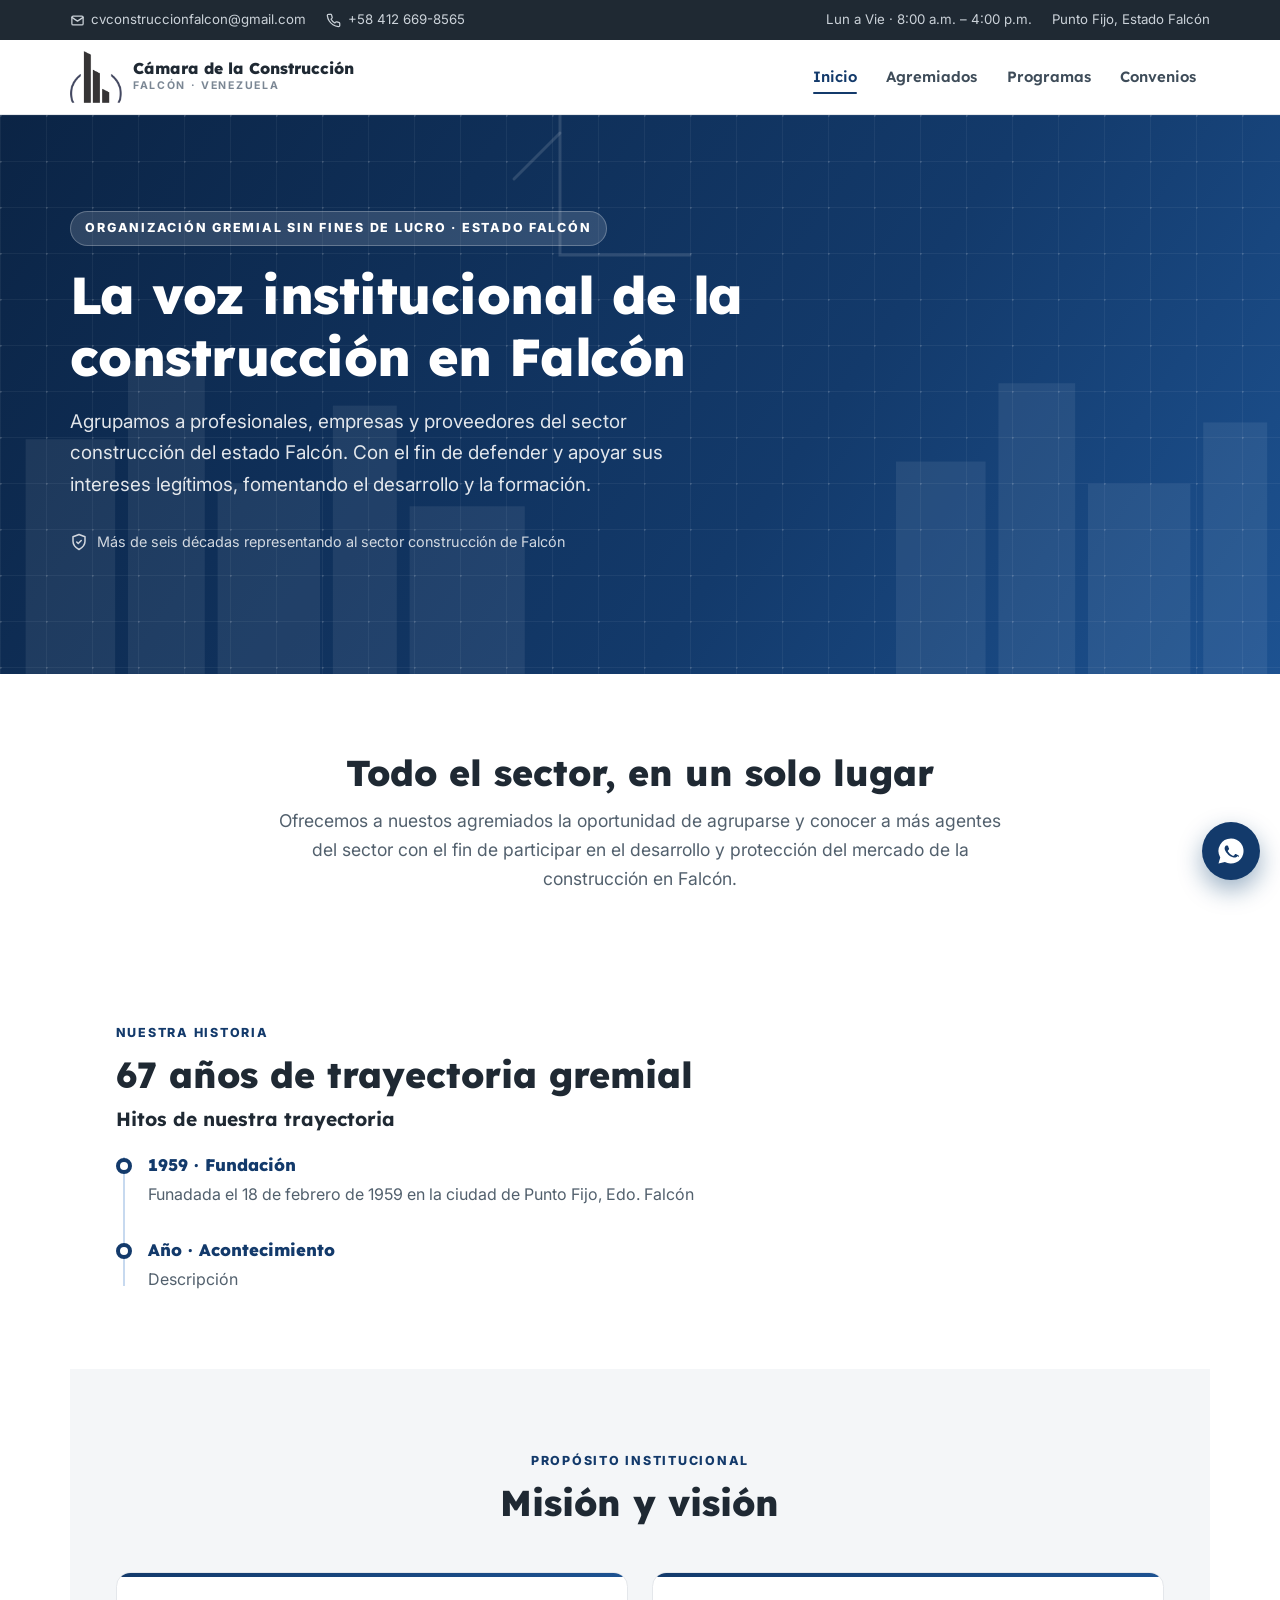
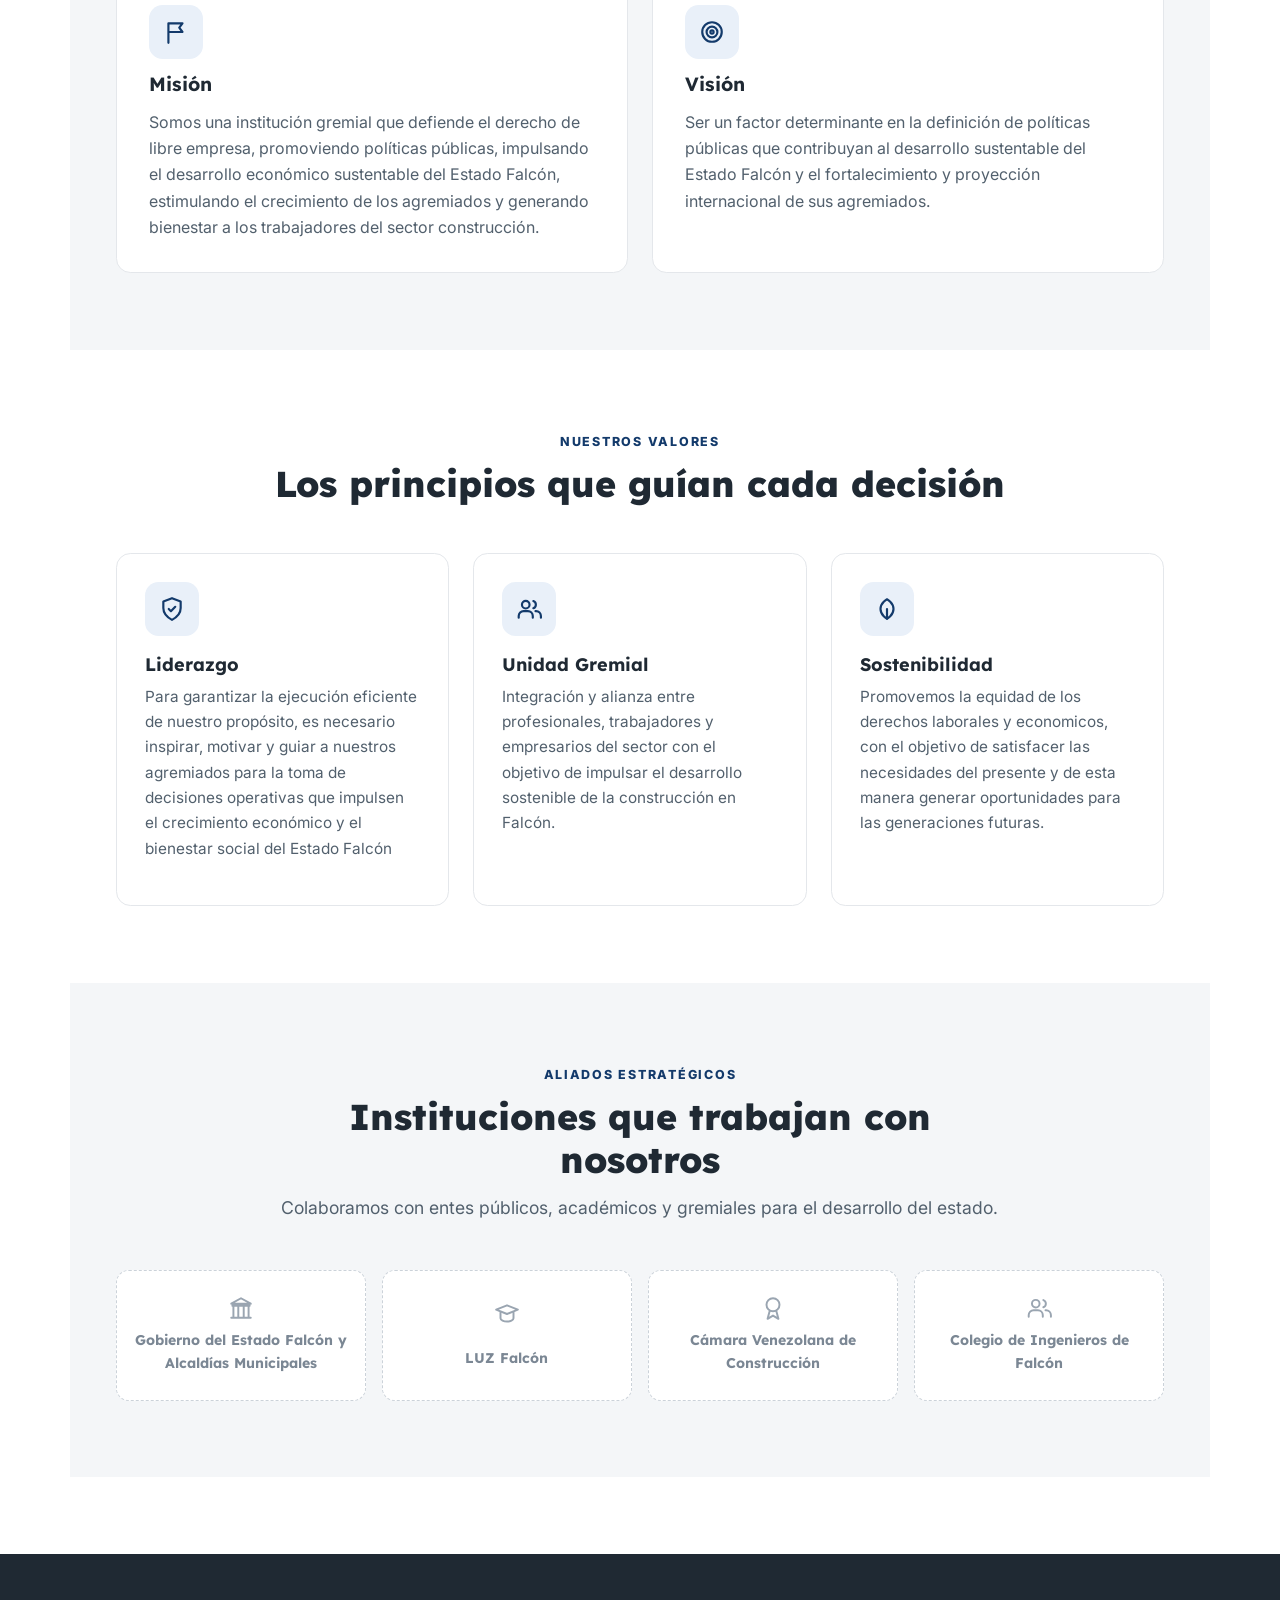
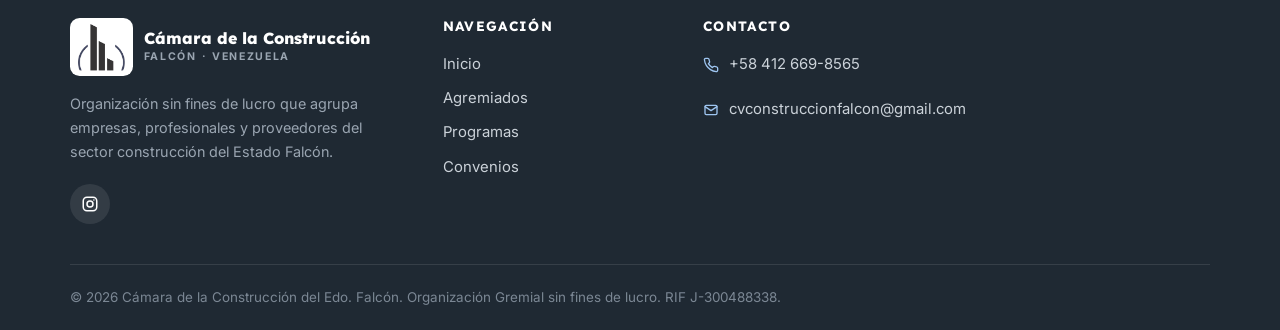
<file: Cámara de Construcción del Estado Falcón/index.html>
<!DOCTYPE html>
<html lang="es">
<head>
  <meta charset="UTF-8">
  <meta name="viewport" content="width=device-width, initial-scale=1.0">
  <title>Cámara de la Construcción del Edo. Falcón</title>
  <meta name="description" content="Cámara de la Construcción del Edo. Falcón, Organización sin fines de lucro que agrupa empresas, profesionales y proveedores del sector construcción del Estado Falcón.">
  <meta name="keywords" content="Cámara de Construcción Falcón, construcción Falcón, asociación civil, gremio construction, Punto Fijo, capital humano, obra pública, obra privada">
  <meta name="author" content="Cámara de la Construcción del Edo. Falcón">
  <meta name="robots" content="index, follow">
  <link rel="canonical" href="https://camaraconstruccionfalcon.org.ve/">

  <!-- Open Graph / Redes sociales -->
  <meta property="og:type" content="website">
  <meta property="og:locale" content="es_VE">
  <meta property="og:site_name" content="Cámara de la Construcción del Edo. Falcón">
  <meta property="og:title" content="Cámara de la Construcción del Edo. Falcón | Sitio web">
  <meta property="og:description" content="La voz institucional de la construcción en el estado Falcón.">
  <meta property="og:url" content="https://camaraconstruccionfalcon.org.ve/">
  <meta name="twitter:card" content="summary">

  <meta name="theme-color" content="#133a6b">
  <link rel="icon" type="image/png" href="images/logo-edificios.png">

  <link rel="preconnect" href="https://fonts.googleapis.com">
  <link rel="preconnect" href="https://fonts.gstatic.com" crossorigin>
  <link href="https://fonts.googleapis.com/css2?family=Lexend:wght@500;600;700;800&family=Inter:wght@400;500;600;700&display=swap" rel="stylesheet">

  <link rel="stylesheet" href="index.css">

  <!-- Datos estructurados (SEO) -->
  <script type="application/ld+json">
  {
    "@context": "https://schema.org",
    "@type": "NGO",
    "name": "Cámara de la Construcción del Edo. Falcón",
    "alternateName": "CCF",
    "url": "https://camaraconstruccionfalcon.org.ve/",
    "description": "Organización gremial sin fines de lucro que agrupa a las empresas, profesionales y proveedores del sector construcción en el estado Falcón, Venezuela.",
    "areaServed": "Estado Falcón, Venezuela",
    "address": {
      "@type": "PostalAddress",
      "addressLocality": "Punto fijo",
      "addressRegion": "Falcón",
      "addressCountry": "VE"
    },
    "contactPoint": {
      "@type": "ContactPoint",
      "telephone": "+58-412-669-8565",
      "contactType": "customer service",
      "availableLanguage": ["Spanish"]
    }
  }
  </script>
</head>
<body>
  <a class="skip-link" href="#contenido">Saltar al contenido principal</a>

  <!-- Barra superior institucional -->
  <div class="topbar">
    <div class="container topbar__inner">
      <div class="topbar__grupo">
        <a href="correo:cvconstruccionfalcon@gmail.com">
          <svg aria-hidden="true" viewBox="0 0 24 24" fill="none" stroke="currentColor" stroke-width="2" stroke-linecap="round" stroke-linejoin="round"><rect x="3" y="5" width="18" height="14" rx="2"/><path d="M3 7l9 6 9-6"/></svg>
          cvconstruccionfalcon@gmail.com
        </a>
        <a href="tel:+584126698565">
          <svg aria-hidden="true" viewBox="0 0 24 24" fill="none" stroke="currentColor" stroke-width="2" stroke-linecap="round" stroke-linejoin="round"><path d="M22 16.92v3a2 2 0 0 1-2.18 2 19.79 19.79 0 0 1-8.63-3.07 19.5 19.5 0 0 1-6-6A19.79 19.79 0 0 1 2.12 4.18 2 2 0 0 1 4.11 2h3a2 2 0 0 1 2 1.72c.13.96.36 1.9.7 2.81a2 2 0 0 1-.45 2.11L8.09 9.91a16 16 0 0 0 6 6l1.27-1.27a2 2 0 0 1 2.11-.45c.91.34 1.85.57 2.81.7A2 2 0 0 1 22 16.92z"/></svg>
          +58 412 669-8565
        </a>
      </div>
      <div class="topbar__grupo">
        <span>Lun a Vie · 8:00 a.m. – 4:00 p.m.</span>
        <span>Punto Fijo, Estado Falcón</span>
      </div>
    </div>
  </div>

  <!-- Encabezado principal -->
  <header class="site-header">
    <div class="container header-inner">
      <a class="brand" href="index.html" aria-label="Cámara de Construcción Falcón — Ir al inicio">
        <img class="brand__mark" src="images/logo-edificios.png" alt="" width="52" height="52">
        <span>
          <span class="brand__nombre">Cámara de la Construcción</span>
          <span class="brand__lema">Falcón · Venezuela</span>
        </span>
      </a>

      <button class="nav-toggle" aria-expanded="false" aria-controls="nav-principal" aria-label="Abrir menú de navegación">
        <span></span><span></span><span></span>
      </button>

      <nav class="main-nav" id="nav-principal" aria-label="Navegación principal">
        <ul>
          <li><a href="index.html" aria-current="page">Inicio</a></li>
          <li><a href="agremiados.html">Agremiados</a></li>
          <li><a href="programas.html">Programas</a></li>
          <li><a href="convenios.html">Convenios</a></li>
        </ul>
      </nav>
    </div>
  </header>

  <main id="contenido">

    <!-- ===== Hero ===== -->
    <section class="hero">
      <svg class="hero__bg" aria-hidden="true" preserveAspectRatio="xMidYMax slice">
        <defs>
          <pattern id="plano" width="46" height="46" patternUnits="userSpaceOnUse">
            <path d="M46 0H0v46" fill="none" stroke="rgba(255,255,255,0.10)" stroke-width="1"/>
            <circle cx="0" cy="0" r="2" fill="rgba(255,255,255,0.14)"/>
          </pattern>
        </defs>
        <rect width="100%" height="100%" fill="url(#plano)"/>
        <!-- Skyline estilizado -->
        <g fill="rgba(255,255,255,0.07)">
          <rect x="2%" y="58%" width="7%" height="42%"/>
          <rect x="10%" y="44%" width="6%" height="56%"/>
          <rect x="17%" y="66%" width="8%" height="34%"/>
          <rect x="26%" y="52%" width="5%" height="48%"/>
          <rect x="32%" y="70%" width="9%" height="30%"/>
          <rect x="70%" y="62%" width="7%" height="38%"/>
          <rect x="78%" y="48%" width="6%" height="52%"/>
          <rect x="85%" y="66%" width="8%" height="34%"/>
          <rect x="94%" y="55%" width="5%" height="45%"/>
        </g>
        <g stroke="rgba(255,255,255,0.13)" stroke-width="3" fill="none" stroke-linecap="round">
          <path d="M560 -10 v150 h130"/>
          <path d="M560 18 l-46 46"/>
        </g>
      </svg>

      <div class="container">
        <div class="hero__contenido">
          <span class="eyebrow">Organización Gremial sin fines de lucro · Estado Falcón</span>
          <h1>La voz institucional de la construcción en Falcón</h1>
          <p class="hero__texto">
            Agrupamos a profesionales, empresas y proveedores del sector
            construcción del estado Falcón. Con el fin de defender y apoyar sus intereses legítimos,
            fomentando el desarrollo y la formación.
          </p>
          <p class="hero__confianza">
            <svg aria-hidden="true" viewBox="0 0 24 24" fill="none" stroke="currentColor" stroke-width="2" stroke-linecap="round" stroke-linejoin="round"><path d="M12 2l8 3v6c0 5-3.5 8.5-8 11-4.5-2.5-8-6-8-11V5l8-3z"/><path d="M9 12l2 2 4-4"/></svg>
            Más de seis décadas representando al sector construcción de Falcón
          </p>
        </div>
      </div>
    </section>


    <!-- ===== Servicios rápidos ===== -->
    <section class="section">
      <div class="container">
        <div class="section-header center">
          <h2>Todo el sector, en un solo lugar</h2>
          <p class="lead">
            Ofrecemos a nuestos agremiados la oportunidad de agruparse y conocer a más agentes del sector con el fin de
            participar en el desarrollo y protección del mercado de la construcción en Falcón.
          </p>
        </div>

 <!-- ===== Historia ===== -->
    <section class="section">
      <div class="container">
        <div class="grid grid--2" style="align-items:start">
          <div class="reveal">
            <span class="eyebrow">Nuestra historia</span>
            <h2>67 años de trayectoria gremial</h2>

          <div class="reveal">
            <h3 style="margin-bottom:1.25rem">Hitos de nuestra trayectoria</h3>
            <ol class="tiempo">
              <li>
                <span class="tiempo__anio">1959 · Fundación</span>
                <p>Funadada el 18 de febrero de 1959 en la ciudad de Punto Fijo, Edo. Falcón</p>
              </li>
              <li>
                <span class="tiempo__anio">Año · Acontecimiento</span>
                <p>Descripción</p>
              </li>
            </ol>
          </div>
        </div>
      </div>
    </section>

    <!-- ===== Misión y visión ===== -->
    <section class="section section--gris">
      <div class="container">
        <div class="section-header center">
          <span class="eyebrow">Propósito institucional</span>
          <h2>Misión y visión</h2>
        </div>

        <div class="mv">
          <div class="mv__item reveal">
            <div class="tarjeta__icono">
              <svg aria-hidden="true" viewBox="0 0 24 24" fill="none" stroke="currentColor" stroke-width="2" stroke-linecap="round" stroke-linejoin="round"><path d="M5 22V4M5 4h13l-3 4 3 4H5"/></svg>
            </div>
            <h3>Misión</h3>
            <p>Somos una institución gremial que defiende el derecho de libre empresa, promoviendo políticas públicas, impulsando el desarrollo económico sustentable del Estado Falcón, estimulando el crecimiento de los agremiados y generando bienestar a los trabajadores del sector construcción.</p>
          </div>

          <div class="mv__item reveal">
            <div class="tarjeta__icono">
              <svg aria-hidden="true" viewBox="0 0 24 24" fill="none" stroke="currentColor" stroke-width="2" stroke-linecap="round" stroke-linejoin="round"><circle cx="12" cy="12" r="9"/><circle cx="12" cy="12" r="5"/><circle cx="12" cy="12" r="1.5"/></svg>
            </div>
            <h3>Visión</h3>
            <p>Ser un factor determinante en la definición de políticas públicas que contribuyan al desarrollo sustentable del Estado Falcón y el fortalecimiento y proyección internacional de sus agremiados.</p>
          </div>
        </div>
      </div>
    </section>

    <!-- ===== Valores ===== -->
    <section class="section">
      <div class="container">
        <div class="section-header center">
          <span class="eyebrow">Nuestros valores</span>
          <h2>Los principios que guían cada decisión</h2>
        </div>

        <div class="grid grid--3">
          <article class="tarjeta reveal">
            <div class="tarjeta__icono">
              <svg aria-hidden="true" viewBox="0 0 24 24" fill="none" stroke="currentColor" stroke-width="2" stroke-linecap="round" stroke-linejoin="round"><path d="M12 2l8 3v6c0 5-3.5 8.5-8 11-4.5-2.5-8-6-8-11V5l8-3z"/><path d="M9 12l2 2 4-4"/></svg>
            </div>
            <h3>Liderazgo</h3>
            <p>Para garantizar la ejecución eficiente de nuestro propósito, es necesario inspirar, motivar y guiar a nuestros agremiados para la toma de decisiones operativas que impulsen el crecimiento económico y el bienestar social del Estado Falcón</p>
          </article>

          <article class="tarjeta reveal">
            <div class="tarjeta__icono">
              <svg aria-hidden="true" viewBox="0 0 24 24" fill="none" stroke="currentColor" stroke-width="2" stroke-linecap="round" stroke-linejoin="round"><circle cx="9" cy="8" r="3.5"/><path d="M2.5 20v-1.5A4.5 4.5 0 0 1 7 14h4a4.5 4.5 0 0 1 4.5 4.5V20M16 4.7a3.5 3.5 0 0 1 0 6.6M18 14h.5a4.5 4.5 0 0 1 4.5 4.5V20"/></svg>
            </div>
            <h3>Unidad Gremial</h3>
            <p>Integración y alianza entre profesionales, trabajadores y empresarios del sector con el objetivo de impulsar el desarrollo sostenible de la construcción en Falcón.</p>
          </article>

          <article class="tarjeta reveal">
            <div class="tarjeta__icono">
              <svg aria-hidden="true" viewBox="0 0 24 24" fill="none" stroke="currentColor" stroke-width="2" stroke-linecap="round" stroke-linejoin="round"><path d="M12 3s6 3.2 6 9-6 9-6 9-6-3.2-6-9 6-9 6-9z"/><path d="M12 21v-9"/></svg>
            </div>
            <h3>Sostenibilidad</h3>
            <p>Promovemos la equidad de los derechos laborales y economicos, con el objetivo de satisfacer las necesidades del presente y de esta manera generar oportunidades para las generaciones futuras.</p>
          </article>
        </div>
      </div>
    </section>


    <!-- ===== Aliados estratégicos ===== -->
    <section class="section section--gris">
      <div class="container">
        <div class="section-header center">
          <span class="eyebrow">Aliados estratégicos</span>
          <h2>Instituciones que trabajan con nosotros</h2>
          <p class="lead">Colaboramos con entes públicos, académicos y gremiales para el desarrollo del estado.</p>
        </div>

        <div class="aliados">
          <div class="aliado">
            <svg aria-hidden="true" viewBox="0 0 24 24" fill="none" stroke="currentColor" stroke-width="1.8" stroke-linecap="round" stroke-linejoin="round"><path d="M3 21h18M4 10h16M5 10v11M9.5 10v11M14.5 10v11M19 10v11M12 3l9 5H3l9-5z"/></svg>
            Gobierno del Estado Falcón y Alcaldías Municipales
          </div>
          <div class="aliado">
            <svg aria-hidden="true" viewBox="0 0 24 24" fill="none" stroke="currentColor" stroke-width="1.8" stroke-linecap="round" stroke-linejoin="round"><path d="M2 8l10-4 10 4-10 4L2 8z"/><path d="M6 10.5V16c0 1.6 3 3 6 3s6-1.4 6-3v-5.5"/></svg>
            LUZ Falcón
          </div>
          <div class="aliado">
            <svg aria-hidden="true" viewBox="0 0 24 24" fill="none" stroke="currentColor" stroke-width="1.8" stroke-linecap="round" stroke-linejoin="round"><circle cx="12" cy="9" r="6"/><path d="M9 14.5L7 22l5-3 5 3-2-7.5"/></svg>
            Cámara Venezolana de Construcción
          </div>
          <div class="aliado">
            <svg aria-hidden="true" viewBox="0 0 24 24" fill="none" stroke="currentColor" stroke-width="1.8" stroke-linecap="round" stroke-linejoin="round"><circle cx="9" cy="8" r="3.5"/><path d="M2.5 20v-1.5A4.5 4.5 0 0 1 7 14h4a4.5 4.5 0 0 1 4.5 4.5V20M16 4.7a3.5 3.5 0 0 1 0 6.6M18 14h.5a4.5 4.5 0 0 1 4.5 4.5V20"/></svg>
            Colegio de Ingenieros de Falcón
          </div>
        </div>
      </div>
    </section>
  </main>

  <!-- ===== Pie de página ===== -->
  <footer class="site-footer">
    <div class="container">
      <div class="footer-grid">
        <div>
          <div class="footer-marca">
            <img class="brand__mark" src="images/logo-edificios.png" alt="" width="52" height="52">
            <span>
              <span class="brand__nombre">Cámara de la Construcción</span>
              <span class="brand__lema">Falcón · Venezuela</span>
            </span>
          </div>
          <p>Organización sin fines de lucro que agrupa empresas, profesionales y proveedores del sector construcción del Estado Falcón.</p>
          <div class="redes" aria-label="Redes sociales">
            <a href="https://www.instagram.com/camaraconstruccionfalcon?obrf=MWtldzZqczZqNDJ6aw==" aria-label="Instagram de la Cámara de Construcción Falcón"><svg aria-hidden="true" viewBox="0 0 24 24" fill="none" stroke="currentColor" stroke-width="2" stroke-linecap="round"><rect x="3" y="3" width="18" height="18" rx="5"/><circle cx="12" cy="12" r="4"/><circle cx="17.2" cy="6.8" r="1" fill="currentColor" stroke="none"/></svg></a>
          </div>
        </div>

        <div>
          <h4>Navegación</h4>
          <ul class="footer-lista">
            <li><a href="index.html">Inicio</a></li>
            <li><a href="agremiados.html">Agremiados</a></li>
            <li><a href="programas.html">Programas</a></li>
              <li><a href="convenios.html">Convenios</a></li>
          </ul>
        </div>


        <div>
          <h4>Contacto</h4>
          <ul class="footer-lista footer-contacto">
            <li>
              <svg aria-hidden="true" viewBox="0 0 24 24" fill="none" stroke="currentColor" stroke-width="2" stroke-linecap="round" stroke-linejoin="round"><path d="M22 16.92v3a2 2 0 0 1-2.18 2 19.79 19.79 0 0 1-8.63-3.07 19.5 19.5 0 0 1-6-6A19.79 19.79 0 0 1 2.12 4.18 2 2 0 0 1 4.11 2h3a2 2 0 0 1 2 1.72c.13.96.36 1.9.7 2.81a2 2 0 0 1-.45 2.11L8.09 9.91a16 16 0 0 0 6 6l1.27-1.27a2 2 0 0 1 2.11-.45c.91.34 1.85.57 2.81.7A2 2 0 0 1 22 16.92z"/></svg>
              <a href="tel:+584126698565">+58 412 669-8565</a>
            </li>
            <li>
              <svg aria-hidden="true" viewBox="0 0 24 24" fill="none" stroke="currentColor" stroke-width="2" stroke-linecap="round" stroke-linejoin="round"><rect x="3" y="5" width="18" height="14" rx="2"/><path d="M3 7l9 6 9-6"/></svg>
              <a href="gmail:cvconstruccionfalcon@gmail.com">cvconstruccionfalcon@gmail.com</a>
            </li>
          </ul>
        </div>
      </div>

      <div class="footer-bottom">
        <span>© <span data-anio>2026</span> Cámara de la Construcción del Edo. Falcón. Organización Gremial sin fines de lucro. RIF J-300488338.</span>
      </div>
    </div>
  </footer>

  <a class="boton-whatsapp" href="https://wa.me/584126698565?text=Hola%2C%20deseo%20informaci%C3%B3n%20sobre%20la%20C%C3%A1mara%20de%20Construcci%C3%B3n%20Falc%C3%B3n" target="_blank" rel="noopener" aria-label="Escríbenos por WhatsApp">
    <svg aria-hidden="true" viewBox="0 0 24 24" fill="currentColor"><path d="M12 2a10 10 0 0 0-8.6 15.1L2 22l5.1-1.3A10 10 0 1 0 12 2zm5.3 14c-.2.6-1.2 1.2-1.7 1.2-.5.1-1 .1-3.2-.7-2.7-1.1-4.4-3.8-4.5-4-.1-.2-1-1.4-1-2.6s.6-1.8.9-2.1c.2-.2.5-.3.7-.3h.5c.2 0 .4 0 .6.5s.7 1.8.8 1.9c.1.1.1.3 0 .5s-.2.4-.3.6l-.5.5c-.2.2-.3.4-.1.7.2.3.8 1.3 1.7 2.1 1.2 1 2.1 1.4 2.4 1.5.3.1.5.1.7-.1s.7-.9.9-1.2c.2-.3.4-.2.7-.1l1.8.9c.3.2.5.2.6.4.1.1.1.7-.1 1.2z"/></svg>
  </a>

  <script src="index.js" defer></script>
</body>
</html>
</file>
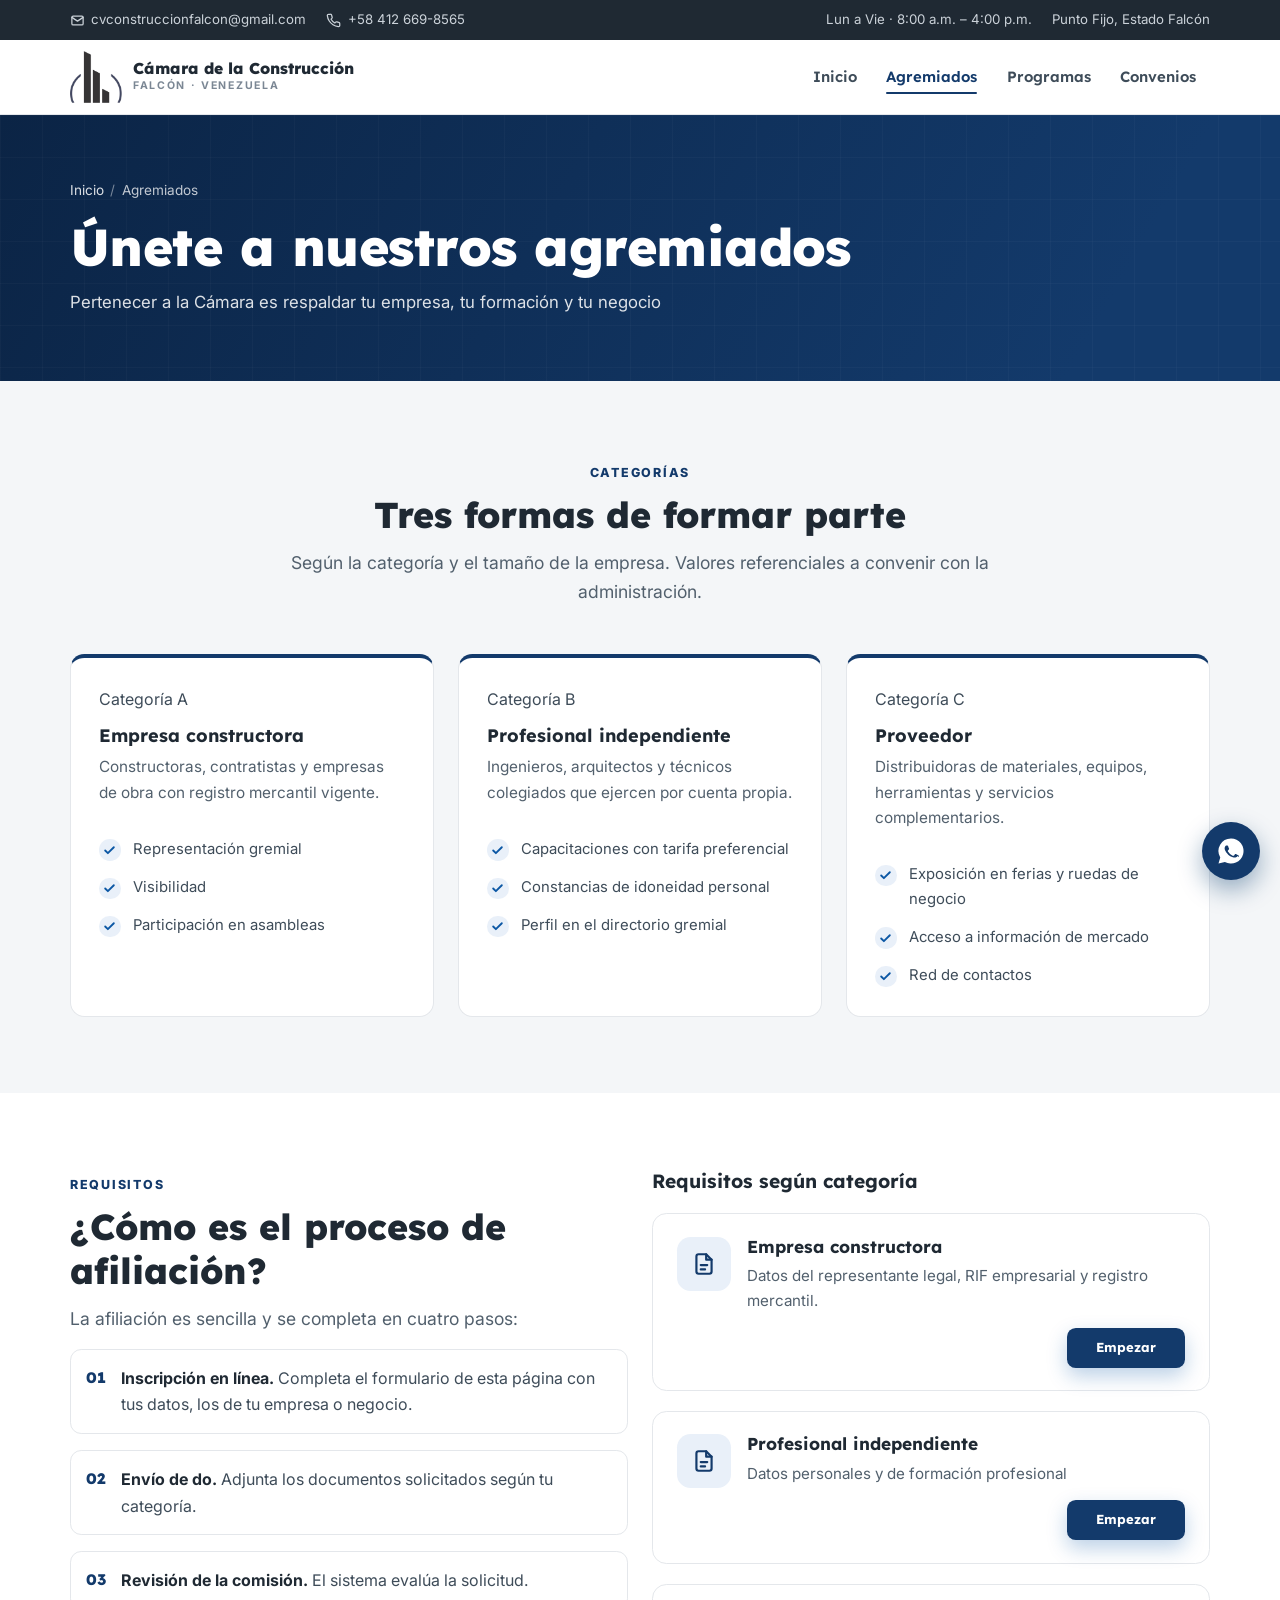
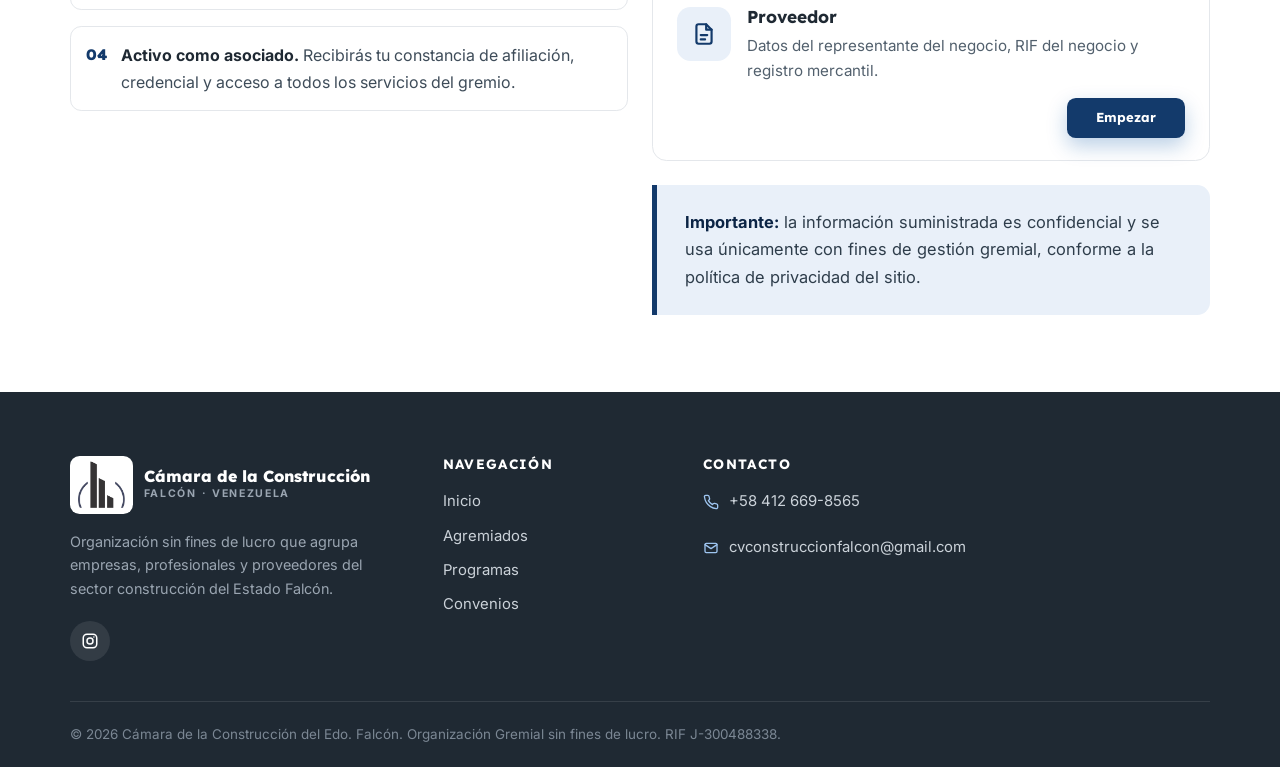
<file: Cámara de Construcción del Estado Falcón/agremiados.html>
<!DOCTYPE html>
<html lang="es">
<head>
  <meta charset="UTF-8">
  <meta name="viewport" content="width=device-width, initial-scale=1.0">
  <title>Agremiados | Cámara de la Construcción del Edo. Falcón</title>
  <meta name="description" content="Beneficios de asociarte a la Cámara de Construcción Falcón, requisitos de afiliación y formulario de inscripción para empresas, profesionales y proveedores del sector construcción.">
  <meta name="robots" content="index, follow">
  <link rel="canonical" href="https://camaraconstruccionfalcon.org.ve/agremiados.html">

  <meta property="og:type" content="website">
  <meta property="og:locale" content="es_VE">
  <meta property="og:site_name" content="Cámara de la Construcción del Edo. Falcón">
  <meta property="og:title" content="Agremiados| Cámara de la Construcción del Edo. Falcón">
  <meta property="og:description" content="Conoce los beneficios de pertenecer a la Cámara e inicia tu inscripción en línea.">
  <meta property="og:url" content="https://camaraconstruccionfalcon.org.ve/agremiados.html">

  <meta name="theme-color" content="#0b57a4">
  <link rel="icon" type="image/png" href="images/logo-edificios.png">

  <link rel="preconnect" href="https://fonts.googleapis.com">
  <link rel="preconnect" href="https://fonts.gstatic.com" crossorigin>
  <link href="https://fonts.googleapis.com/css2?family=Lexend:wght@500;600;700;800&family=Inter:wght@400;500;600;700&display=swap" rel="stylesheet">
  <link rel="stylesheet" href="agremiados.css">
</head>
<body>
  <a class="skip-link" href="#contenido">Saltar al contenido principal</a>

<div class="topbar">
    <div class="container topbar__inner">
      <div class="topbar__grupo">
        <a href="mailto:cvconstruccionfalcon@gmail.com">
          <svg aria-hidden="true" viewBox="0 0 24 24" fill="none" stroke="currentColor" stroke-width="2" stroke-linecap="round" stroke-linejoin="round"><rect x="3" y="5" width="18" height="14" rx="2"/><path d="M3 7l9 6 9-6"/></svg>
          cvconstruccionfalcon@gmail.com
        </a>
        <a href="tel:+584126698565">
          <svg aria-hidden="true" viewBox="0 0 24 24" fill="none" stroke="currentColor" stroke-width="2" stroke-linecap="round" stroke-linejoin="round"><path d="M22 16.92v3a2 2 0 0 1-2.18 2 19.79 19.79 0 0 1-8.63-3.07 19.5 19.5 0 0 1-6-6A19.79 19.79 0 0 1 2.12 4.18 2 2 0 0 1 4.11 2h3a2 2 0 0 1 2 1.72c.13.96.36 1.9.7 2.81a2 2 0 0 1-.45 2.11L8.09 9.91a16 16 0 0 0 6 6l1.27-1.27a2 2 0 0 1 2.11-.45c.91.34 1.85.57 2.81.7A2 2 0 0 1 22 16.92z"/></svg>
          +58 412 669-8565
        </a>
      </div>
      <div class="topbar__grupo">
        <span>Lun a Vie · 8:00 a.m. – 4:00 p.m.</span>
        <span>Punto Fijo, Estado Falcón</span>
      </div>
    </div>
  </div>

   <!-- Encabezado principal -->
  <header class="site-header">
    <div class="container header-inner">
      <a class="brand" href="index.html" aria-label="Cámara de Construcción Falcón — Ir al inicio">
        <img class="brand__mark" src="images/logo-edificios.png" alt="" width="52" height="52">
        <span>
          <span class="brand__nombre">Cámara de la Construcción</span>
          <span class="brand__lema">Falcón · Venezuela</span>
        </span>
      </a>

      <button class="nav-toggle" aria-expanded="false" aria-controls="nav-principal" aria-label="Abrir menú de navegación">
        <span></span><span></span><span></span>
      </button>

      <nav class="main-nav" id="nav-principal" aria-label="Navegación principal">
        <ul>
          <li><a href="index.html">Inicio</a></li>
          <li><a href="agremiados.html" aria-current="page">Agremiados</a></li>
          <li><a href="programas.html">Programas</a></li>
          <li><a href="convenios.html">Convenios</a></li>
        </ul>
      </nav>
    </div>
  </header>

  <main id="contenido">

    <section class="page-hero">
      <svg class="page-hero__bg" aria-hidden="true" preserveAspectRatio="none">
        <defs>
          <pattern id="plano" width="42" height="42" patternUnits="userSpaceOnUse">
            <path d="M42 0H0v42" fill="none" stroke="rgba(255,255,255,0.10)" stroke-width="1"/>
          </pattern>
        </defs>
        <rect width="100%" height="100%" fill="url(#plano)"/>
      </svg>
      <div class="container">
        <ol class="migas" aria-label="Ruta de navegación">
          <li><a href="index.html">Inicio</a></li>
          <li aria-current="page">Agremiados</li>
        </ol>
        <h1>Únete a nuestros agremiados</h1>
        <p>Pertenecer a la Cámara es respaldar tu empresa, tu formación  y tu negocio</p>
      </div>
    </section>

    <!-- ===== Tipos de asociado ===== -->
    <section class="section section--gris">
      <div class="container">
        <div class="section-header center">
          <span class="eyebrow">Categorías</span>
          <h2>Tres formas de formar parte</h2>
          <p class="lead">Según la categoría y el tamaño de la empresa. Valores referenciales a convenir con la administración.</p>
        </div>

        <div class="grid grid--3">
          <article class="tarjeta tarjeta--acento reveal">
            <span class="etiqueta">Categoría A</span>
            <h3 style="margin-top:.75rem">Empresa constructora</h3>
            <p>Constructoras, contratistas y empresas de obra con registro mercantil vigente.</p>
            <ul class="lista-check" style="margin-top:1rem;font-size:.93rem">
              <li>Representación gremial</li>
              <li>Visibilidad</li>
              <li>Participación en asambleas</li>
            </ul>
          </article>

          <article class="tarjeta tarjeta--acento reveal">
            <span class="etiqueta">Categoría B</span>
            <h3 style="margin-top:.75rem">Profesional independiente</h3>
            <p>Ingenieros, arquitectos y técnicos colegiados que ejercen por cuenta propia.</p>
            <ul class="lista-check" style="margin-top:1rem;font-size:.93rem">
              <li>Capacitaciones con tarifa preferencial</li>
              <li>Constancias de idoneidad personal</li>
              <li>Perfil en el directorio gremial</li>
            </ul>
          </article>

          <article class="tarjeta tarjeta--acento reveal">
            <span class="etiqueta">Categoría C</span>
            <h3 style="margin-top:.75rem">Proveedor</h3>
            <p>Distribuidoras de materiales, equipos, herramientas y servicios complementarios.</p>
            <ul class="lista-check" style="margin-top:1rem;font-size:.93rem">
              <li>Exposición en ferias y ruedas de negocio</li>
              <li>Acceso a información de mercado</li>
              <li>Red de contactos</li>
            </ul>
          </article>
        </div>
      </div>
    </section>

    <!-- ===== Requisitos ===== -->
    <section class="section">
      <div class="container">
        <div class="grid grid--2" style="align-items:start">
          <div class="reveal">
            <span class="eyebrow">Requisitos</span>
            <h2>¿Cómo es el proceso de afiliación?</h2>
            <p class="lead">La afiliación es sencilla y se completa en cuatro pasos:</p>
            <ol class="lista-numerada">
              <li><strong>Inscripción en línea.</strong> Completa el formulario de esta página con tus datos, los de tu empresa o negocio.</li>
              <li><strong>Envío de do.</strong> Adjunta los documentos solicitados según tu categoría.</li>
              <li><strong>Revisión de la comisión.</strong> El sistema evalúa la solicitud.</li>
              <li><strong>Activo como asociado.</strong> Recibirás tu constancia de afiliación, credencial y acceso a todos los servicios del gremio.</li>
            </ol>
          </div>

          <div class="reveal">
            <h3 style="margin-bottom:1.25rem">Requisitos según categoría</h3>
            <ul class="servicio-lista">
              <li>
                <div class="tarjeta__icono">
                  <svg aria-hidden="true" viewBox="0 0 24 24" fill="none" stroke="currentColor" stroke-width="2" stroke-linecap="round" stroke-linejoin="round"><path d="M14 3H7a2 2 0 0 0-2 2v14a2 2 0 0 0 2 2h10a2 2 0 0 0 2-2V8l-5-5z"/><path d="M14 3v5h5M9 13h6M9 17h4"/></svg>
                </div>
                <div>
                  <h3>Empresa constructora</h3>
                  <p>Datos del representante legal, RIF empresarial y registro mercantil.</p>
                  <div class="servicio-lista__acciones">
                    <button type="button" class="btn btn--primario btn--chico" data-modal-abrir="modal-empresa">Empezar</button>
                  </div>
                </div>
              </li>
              <li>
                <div class="tarjeta__icono">
                  <svg aria-hidden="true" viewBox="0 0 24 24" fill="none" stroke="currentColor" stroke-width="2" stroke-linecap="round" stroke-linejoin="round"><path d="M14 3H7a2 2 0 0 0-2 2v14a2 2 0 0 0 2 2h10a2 2 0 0 0 2-2V8l-5-5z"/><path d="M14 3v5h5M9 13h6M9 17h4"/></svg>
                </div>
                <div>
                  <h3>Profesional independiente</h3>
                  <p>Datos personales y de formación profesional</p>
                  <div class="servicio-lista__acciones">
                    <button type="button" class="btn btn--primario btn--chico" data-modal-abrir="modal-profesional">Empezar</button>
                  </div>
                </div>
              </li>
              <li>
                <div class="tarjeta__icono">
                  <svg aria-hidden="true" viewBox="0 0 24 24" fill="none" stroke="currentColor" stroke-width="2" stroke-linecap="round" stroke-linejoin="round"><path d="M14 3H7a2 2 0 0 0-2 2v14a2 2 0 0 0 2 2h10a2 2 0 0 0 2-2V8l-5-5z"/><path d="M14 3v5h5M9 13h6M9 17h4"/></svg>
                </div>
                <div>
                  <h3>Proveedor</h3>
                  <p>Datos del representante del negocio, RIF del negocio y registro mercantil.</p>
                  <div class="servicio-lista__acciones">
                    <button type="button" class="btn btn--primario btn--chico" data-modal-abrir="modal-proveedor">Empezar</button>
                  </div>
                </div>
              </li>
            </ul>
            <div class="destacado" style="margin-top:1.5rem">
              <p><strong>Importante:</strong> la información suministrada es confidencial y se usa únicamente con fines de gestión gremial, conforme a la política de privacidad del sitio.</p>
            </div>
          </div>
        </div>
      </div>
    </section>

  <!-- ===== Ventanas flotantes de afiliación ===== -->
  <div class="modal-overlay" data-modal-overlay></div>

  <div class="modal" id="modal-empresa" role="dialog" aria-modal="true" aria-hidden="true" aria-labelledby="titulo-modal-empresa">
    <div class="modal__caja">
      <div class="modal__cabecera">
        <h2 id="titulo-modal-empresa">Registro de empresa constructora</h2>
        <button class="modal__cerrar" type="button" data-modal-cerrar aria-label="Cerrar formulario">
          <svg aria-hidden="true" viewBox="0 0 24 24" fill="none" stroke="currentColor" stroke-width="2.2" stroke-linecap="round"><path d="M18 6L6 18M6 6l12 12"/></svg>
        </button>
      </div>
      <div class="modal__cuerpo">
<p class="formulario__intro">Datos del representante legal, RIF empresarial y registro mercantil.</p>
        <div class="aviso-exito" role="status">
          <strong>Solicitud registrada</strong>
          <p>Tus datos quedaron registrados exitosamente.</p>
        </div>
        <form data-formulario>
          <div class="form-grid">
              <p class="form-bloque">Datos personales</p>
              <div class="campo">
                <label for="emp-nombre">Nombre y apellido <span class="obligatorio">*</span></label>
                <input id="emp-nombre" name="emp-nombre" type="text" placeholder="Ej. Luis Gómez" autocomplete="name" required>
              </div>
              <div class="campo">
                <label for="emp-cedula">Cédula de identidad <span class="obligatorio">*</span></label>
                <input id="emp-cedula" name="emp-cedula" type="text" placeholder="V-12345678" required>
              </div>
              <div class="campo">
                <label for="emp-nacimiento">Fecha de nacimiento <span class="obligatorio">*</span></label>
                <input id="emp-nacimiento" name="emp-nacimiento" type="date" required>
              </div>
              <div class="campo campo--completo">
                <label for="emp-correo">Correo electrónico <span class="obligatorio">*</span></label>
                <input id="emp-correo" name="emp-correo" type="email" placeholder="nombre@correo.com" autocomplete="email" required>
              </div>
              <div class="campo campo--completo">
                <label for="emp-rif">RIF empresarial<span class="obligatorio">*</span></label>
                <input id="emp-rif" name="emp-rif" type="text" placeholder="J-12345678-9" required>
              </div>
              <div class="campo campo--completo">
                <label for="emp-registro">Registro mercantil<span class="obligatorio">*</span></label>
                <input id="emp-registro" name="emp-registro" type="text" placeholder="123-45678" required>
              </div>
          </div>
          <div class="formulario__pie">
            <button class="btn btn--primario" type="submit">Enviar solicitud</button>
            <p class="ayuda">Solo texto: no se adjuntan documentos ni archivos.</p>
          </div>
        </form>
      </div>
    </div>
  </div>

  <div class="modal" id="modal-profesional" role="dialog" aria-modal="true" aria-hidden="true" aria-labelledby="titulo-modal-profesional">
    <div class="modal__caja">
      <div class="modal__cabecera">
        <h2 id="titulo-modal-profesional">Registro de profesional independiente</h2>
        <button class="modal__cerrar" type="button" data-modal-cerrar aria-label="Cerrar formulario">
          <svg aria-hidden="true" viewBox="0 0 24 24" fill="none" stroke="currentColor" stroke-width="2.2" stroke-linecap="round"><path d="M18 6L6 18M6 6l12 12"/></svg>
        </button>
      </div>
      <div class="modal__cuerpo">
<p class="formulario__intro">Datos personales y de formación profesional</p>
        <div class="aviso-exito" role="status">
          <strong>Solicitud registrada</strong>
          <p>Tus datos quedaron registrados exitosamente.</p>
        </div>
        <form data-formulario>
          <div class="form-grid">
              <p class="form-bloque">Datos personales</p>
              <div class="campo">
                <label for="pro-nombre">Nombre y apellido <span class="obligatorio">*</span></label>
                <input id="pro-nombre" name="pro-nombre" type="text" placeholder="Ej. Luis Gómez" autocomplete="name" required>
              </div>
              <div class="campo">
                <label for="pro-cedula">Cédula de identidad <span class="obligatorio">*</span></label>
                <input id="pro-cedula" name="pro-cedula" type="text" placeholder="V-12345678" required>
              </div>
              <div class="campo">
                <label for="pro-nacimiento">Fecha de nacimiento <span class="obligatorio">*</span></label>
                <input id="pro-nacimiento" name="pro-nacimiento" type="date" required>
              </div>
              <div class="campo campo--completo">
                <label for="pro-correo">Correo electrónico <span class="obligatorio">*</span></label>
                <input id="pro-correo" name="pro-correo" type="email" placeholder="nombre@correo.com" autocomplete="email" required>
              </div>
              <div class="campo campo--completo">
                <label for="pro-rif">RIF personal (en texto) <span class="obligatorio">*</span></label>
                <input id="pro-rif" name="pro-rif" type="text" placeholder="V-12345678-9" required>
              </div>
              <div class="campo campo--completo">
                <label for="pro-profesion">Profesión<span class="obligatorio">*</span></label>
                <input id="pro-profesion" name="pro-profesion" type="text" placeholder="Ingeníero Mecánico" required>
              </div>
              <div class="campo campo--completo">
                <label for="pro-institucion">Institución Universitaria<span class="obligatorio">*</span></label>
                <input id="pro-institucion" name="pro-institucion" type="text" placeholder="Universidad del Zulia" required>
              </div>
              <div class="campo campo--completo">
                <label for="pro-anio-graduacion">Año de graduación<span class="obligatorio">*</span></label>
                <input id="pro-anio-graduacion" name="pro-anio-graduacion" type="text" placeholder="2018" required>
              </div>
          </div>
          <div class="formulario__pie">
            <button class="btn btn--primario" type="submit">Enviar solicitud</button>
            <p class="ayuda">Solo texto: no se adjuntan documentos ni archivos.</p>
          </div>
        </form>
      </div>
    </div>
  </div>

  <div class="modal" id="modal-proveedor" role="dialog" aria-modal="true" aria-hidden="true" aria-labelledby="titulo-modal-proveedor">
    <div class="modal__caja">
      <div class="modal__cabecera">
        <h2 id="titulo-modal-proveedor">Registro de proveedor</h2>
        <button class="modal__cerrar" type="button" data-modal-cerrar aria-label="Cerrar formulario">
          <svg aria-hidden="true" viewBox="0 0 24 24" fill="none" stroke="currentColor" stroke-width="2.2" stroke-linecap="round"><path d="M18 6L6 18M6 6l12 12"/></svg>
        </button>
      </div>
      <div class="modal__cuerpo">
<p class="formulario__intro">Datos del representante del negocio, RIF del negocio y registro mercantil.</p>
        <div class="aviso-exito" role="status">
          <strong>Solicitud registrada</strong>
          <p>Tus datos quedaron registrados exitosamente</p>
        </div>
        <form data-formulario>
          <div class="form-grid">
              <p class="form-bloque">Datos personales</p>
              <div class="campo">
                <label for="prov-nombre">Nombre y apellido <span class="obligatorio">*</span></label>
                <input id="prov-nombre" name="prov-nombre" type="text" placeholder="Ej. Luis Gómez" autocomplete="name" required>
              </div>
              <div class="campo">
                <label for="prov-cedula">Cédula de identidad <span class="obligatorio">*</span></label>
                <input id="prov-cedula" name="prov-cedula" type="text" placeholder="V-12345678" required>
              </div>
              <div class="campo">
                <label for="prov-nacimiento">Fecha de nacimiento <span class="obligatorio">*</span></label>
                <input id="prov-nacimiento" name="prov-nacimiento" type="date" required>
              </div>
              <div class="campo campo--completo">
                <label for="prov-correo">Correo electrónico <span class="obligatorio">*</span></label>
                <input id="prov-correo" name="prov-correo" type="email" placeholder="nombre@correo.com" autocomplete="email" required>
              </div>
              <div class="campo campo--completo">
                <label for="prov-rif">RIF del negocio<span class="obligatorio">*</span></label>
                <input id="prov-rif" name="prov-rif" type="text" placeholder="J-12345678-9" required>
              </div>
              <div class="campo campo--completo">
                <label for="prov-registro">Registro mercantil<span class="obligatorio">*</span></label>
                <input id="prov-registro" name="prov-registro" type="text" placeholder="123-45678" required>
              </div>
          </div>
          <div class="formulario__pie">
            <button class="btn btn--primario" type="submit">Enviar solicitud</button>
            <p class="ayuda">Solo texto: no se adjuntan documentos ni archivos.</p>
          </div>
        </form>
      </div>
    </div>
  </div>

  </main>

  <footer class="site-footer">
    <div class="container">
      <div class="footer-grid">
        <div>
          <div class="footer-marca">
            <img class="brand__mark" src="images/logo-edificios.png" alt="" width="52" height="52">
            <span>
              <span class="brand__nombre">Cámara de la Construcción</span>
              <span class="brand__lema">Falcón · Venezuela</span>
            </span>
          </div>
          <p>Organización sin fines de lucro que agrupa empresas, profesionales y proveedores del sector construcción del Estado Falcón.</p>
          <div class="redes" aria-label="Redes sociales">
            <a href="https://www.instagram.com/camaraconstruccionfalcon?obrf=MWtldzZqczZqNDJ6aw==" aria-label="Instagram de la Cámara de Construcción Falcón"><svg aria-hidden="true" viewBox="0 0 24 24" fill="none" stroke="currentColor" stroke-width="2" stroke-linecap="round"><rect x="3" y="3" width="18" height="18" rx="5"/><circle cx="12" cy="12" r="4"/><circle cx="17.2" cy="6.8" r="1" fill="currentColor" stroke="none"/></svg></a>
          </div>
        </div>

        <div>
          <h4>Navegación</h4>
          <ul class="footer-lista">
            <li><a href="index.html">Inicio</a></li>
            <li><a href="agremiados.html">Agremiados</a></li>
            <li><a href="programas.html">Programas</a></li>
              <li><a href="convenios.html">Convenios</a></li>
          </ul>
        </div>


        <div>
          <h4>Contacto</h4>
          <ul class="footer-lista footer-contacto">
            <li>
              <svg aria-hidden="true" viewBox="0 0 24 24" fill="none" stroke="currentColor" stroke-width="2" stroke-linecap="round" stroke-linejoin="round"><path d="M22 16.92v3a2 2 0 0 1-2.18 2 19.79 19.79 0 0 1-8.63-3.07 19.5 19.5 0 0 1-6-6A19.79 19.79 0 0 1 2.12 4.18 2 2 0 0 1 4.11 2h3a2 2 0 0 1 2 1.72c.13.96.36 1.9.7 2.81a2 2 0 0 1-.45 2.11L8.09 9.91a16 16 0 0 0 6 6l1.27-1.27a2 2 0 0 1 2.11-.45c.91.34 1.85.57 2.81.7A2 2 0 0 1 22 16.92z"/></svg>
              <a href="tel:+584126698565">+58 412 669-8565</a>
            </li>
            <li>
              <svg aria-hidden="true" viewBox="0 0 24 24" fill="none" stroke="currentColor" stroke-width="2" stroke-linecap="round" stroke-linejoin="round"><rect x="3" y="5" width="18" height="14" rx="2"/><path d="M3 7l9 6 9-6"/></svg>
              <a href="mailto:cvconstruccionfalcon@gmail.com">cvconstruccionfalcon@gmail.com</a>
            </li>
          </ul>
        </div>
      </div>

      <div class="footer-bottom">
        <span>© <span data-anio>2026</span> Cámara de la Construcción del Edo. Falcón. Organización Gremial sin fines de lucro. RIF J-300488338.</span>
      </div>
    </div>
  </footer>

  <a class="boton-whatsapp" href="https://wa.me/584126698565?text=Hola%2C%20deseo%20informaci%C3%B3n%20sobre%20la%20C%C3%A1mara%20de%20Construcci%C3%B3n%20Falc%C3%B3n" target="_blank" rel="noopener" aria-label="Escríbenos por WhatsApp">
    <svg aria-hidden="true" viewBox="0 0 24 24" fill="currentColor"><path d="M12 2a10 10 0 0 0-8.6 15.1L2 22l5.1-1.3A10 10 0 1 0 12 2zm5.3 14c-.2.6-1.2 1.2-1.7 1.2-.5.1-1 .1-3.2-.7-2.7-1.1-4.4-3.8-4.5-4-.1-.2-1-1.4-1-2.6s.6-1.8.9-2.1c.2-.2.5-.3.7-.3h.5c.2 0 .4 0 .6.5s.7 1.8.8 1.9c.1.1.1.3 0 .5s-.2.4-.3.6l-.5.5c-.2.2-.3.4-.1.7.2.3.8 1.3 1.7 2.1 1.2 1 2.1 1.4 2.4 1.5.3.1.5.1.7-.1s.7-.9.9-1.2c.2-.3.4-.2.7-.1l1.8.9c.3.2.5.2.6.4.1.1.1.7-.1 1.2z"/></svg>
  </a>

  <script src="agremiados.js" defer></script>
</body>
</html>
</file>
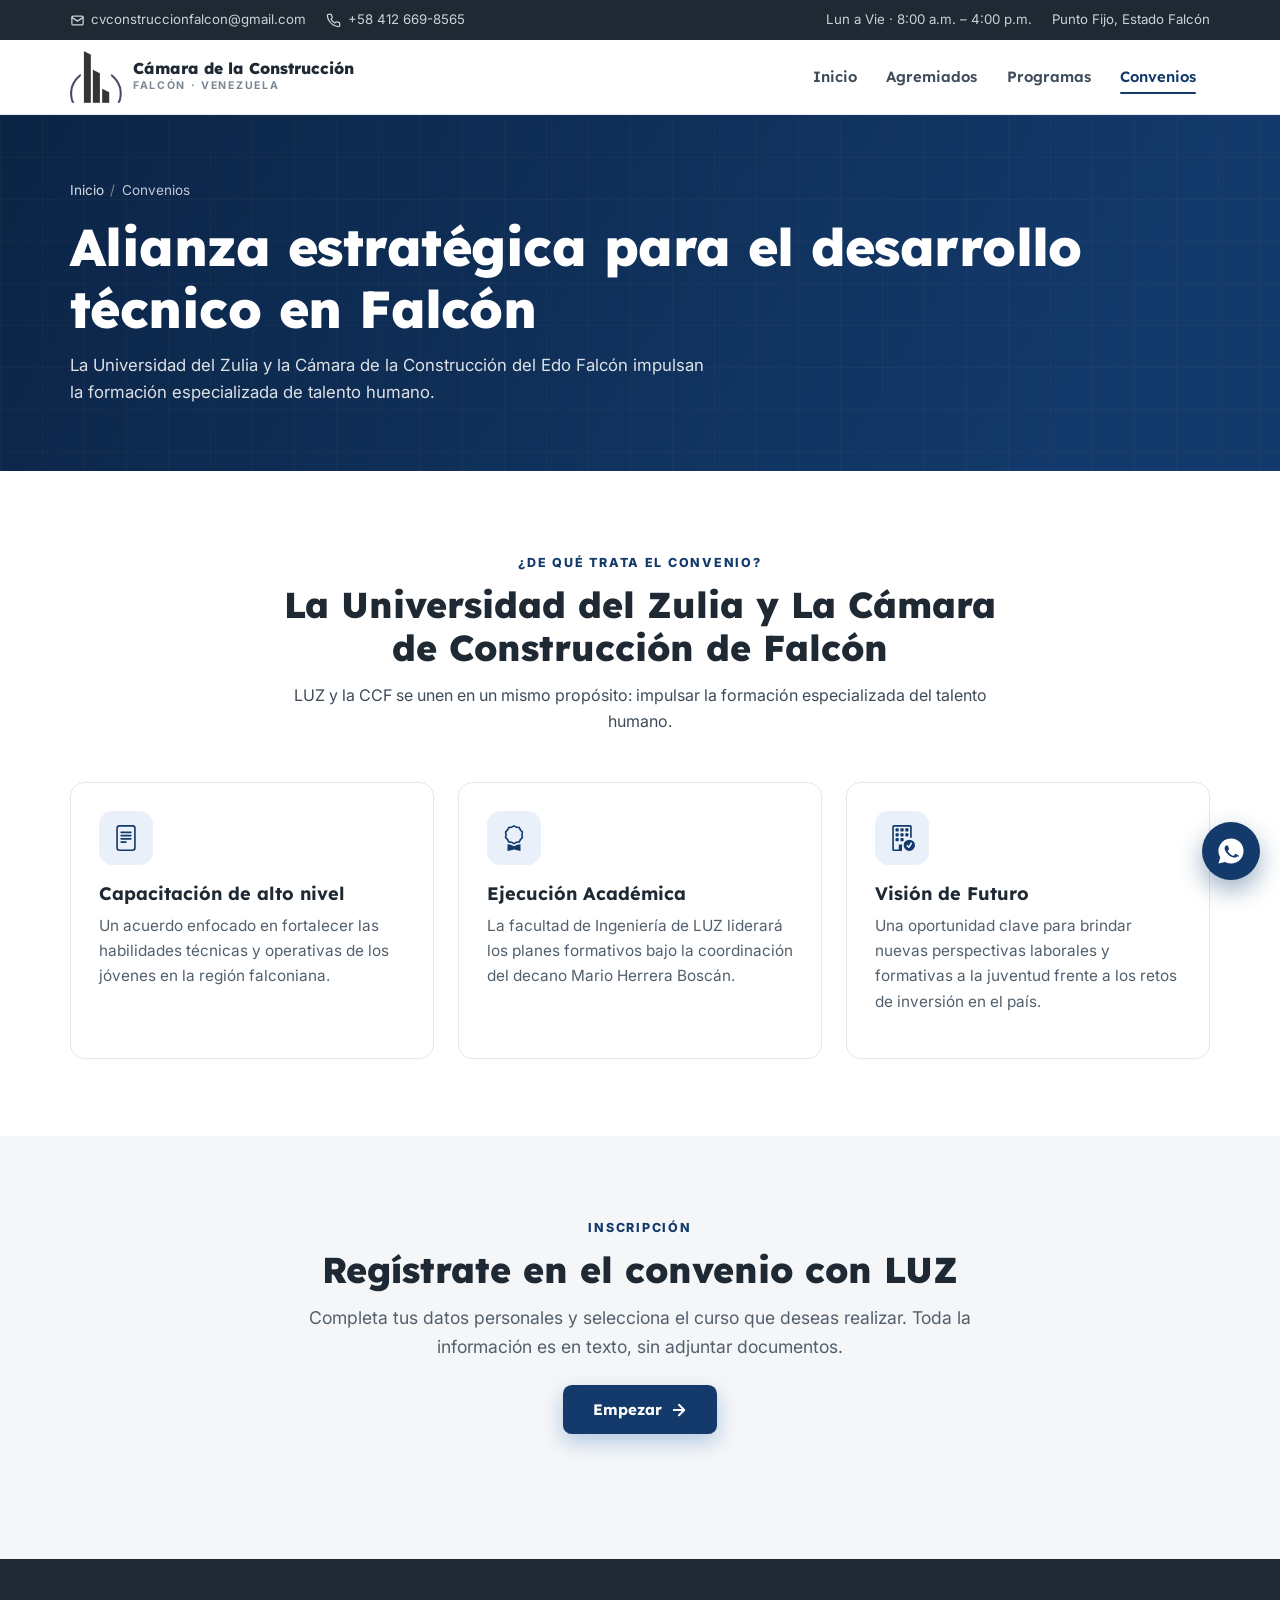
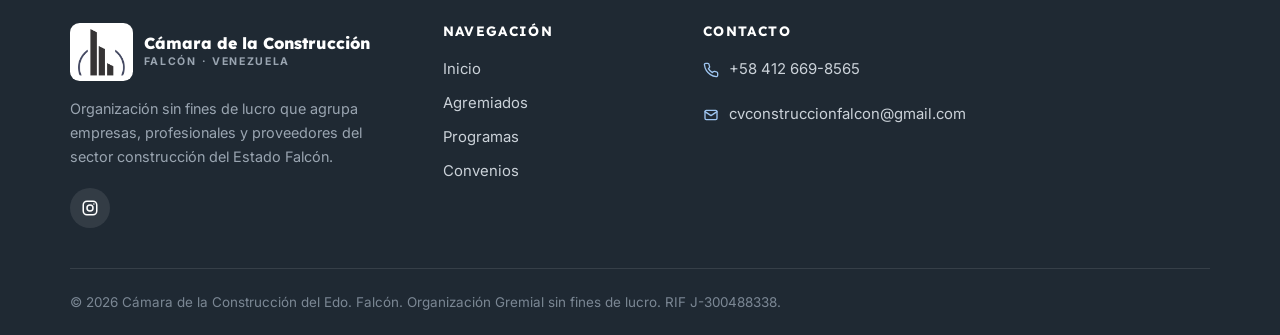
<file: Cámara de Construcción del Estado Falcón/convenios.html>
<!DOCTYPE html>
<html lang="es">
<head>
  <meta charset="UTF-8">
  <meta name="viewport" content="width=device-width, initial-scale=1.0">
  <title>Convenios | Cámara de la Construcción del Edo. Falcón</title>
  <meta name="description" content="Conoce los convenios de la Cámara de Construcción del Edo. Falcón.">
  <meta name="robots" content="index, follow">
  <link rel="canonical" href="https://camaraconstruccionfalcon.org.ve/convenios.html">

  <meta property="og:type" content="website">
  <meta property="og:locale" content="es_VE">
  <meta property="og:site_name" content="Cámara de la Construcción del Edo. Falcón">
  <meta property="og:title" content="Convenios | Cámara de la Construcción del Edo. Falcón">
  <meta property="og:description" content="Conoce los convenios de la Cámara de la Construcción del Edo Falcón.">
  <meta property="og:url" content="https://camaraconstruccionfalcon.org.ve/convenios.html">

  <meta name="theme-color" content="#0b57a4">
  <link rel="icon" type="image/png" href="images/logo-edificios.png">

  <link rel="preconnect" href="https://fonts.googleapis.com">
  <link rel="preconnect" href="https://fonts.gstatic.com" crossorigin>
  <link href="https://fonts.googleapis.com/css2?family=Lexend:wght@500;600;700;800&family=Inter:wght@400;500;600;700&display=swap" rel="stylesheet">
  <link rel="stylesheet" href="convenios.css">
</head>
<body>
  <a class="skip-link" href="#contenido">Saltar al contenido principal</a>

  <!-- Barra superior institucional -->
  <div class="topbar">
    <div class="container topbar__inner">
      <div class="topbar__grupo">
        <a href="mailto:cvconstruccionfalcon@gmail.com">
          <svg aria-hidden="true" viewBox="0 0 24 24" fill="none" stroke="currentColor" stroke-width="2" stroke-linecap="round" stroke-linejoin="round"><rect x="3" y="5" width="18" height="14" rx="2"/><path d="M3 7l9 6 9-6"/></svg>
          cvconstruccionfalcon@gmail.com
        </a>
        <a href="tel:+584126698565">
          <svg aria-hidden="true" viewBox="0 0 24 24" fill="none" stroke="currentColor" stroke-width="2" stroke-linecap="round" stroke-linejoin="round"><path d="M22 16.92v3a2 2 0 0 1-2.18 2 19.79 19.79 0 0 1-8.63-3.07 19.5 19.5 0 0 1-6-6A19.79 19.79 0 0 1 2.12 4.18 2 2 0 0 1 4.11 2h3a2 2 0 0 1 2 1.72c.13.96.36 1.9.7 2.81a2 2 0 0 1-.45 2.11L8.09 9.91a16 16 0 0 0 6 6l1.27-1.27a2 2 0 0 1 2.11-.45c.91.34 1.85.57 2.81.7A2 2 0 0 1 22 16.92z"/></svg>
          +58 412 669-8565
        </a>
      </div>
      <div class="topbar__grupo">
        <span>Lun a Vie · 8:00 a.m. – 4:00 p.m.</span>
        <span>Punto Fijo, Estado Falcón</span>
      </div>
    </div>
  </div>

  <!-- Encabezado principal -->
  <header class="site-header">
    <div class="container header-inner">
      <a class="brand" href="index.html" aria-label="Cámara de Construcción Falcón — Ir al inicio">
        <img class="brand__mark" src="images/logo-edificios.png" alt="" width="52" height="52">
        <span>
          <span class="brand__nombre">Cámara de la Construcción</span>
          <span class="brand__lema">Falcón · Venezuela</span>
        </span>
      </a>

      <button class="nav-toggle" aria-expanded="false" aria-controls="nav-principal" aria-label="Abrir menú de navegación">
        <span></span><span></span><span></span>
      </button>

      <nav class="main-nav" id="nav-principal" aria-label="Navegación principal">
        <ul>
          <li><a href="index.html">Inicio</a></li>
          <li><a href="agremiados.html">Agremiados</a></li>
          <li><a href="programas.html">Programas</a></li>
          <li><a href="convenios.html" aria-current="page">Convenios</a></li>
        </ul>
      </nav>
    </div>
  </header>

  <main id="contenido">

    <section class="page-hero">
      <svg class="page-hero__bg" aria-hidden="true" preserveAspectRatio="none">
        <defs>
          <pattern id="plano" width="42" height="42" patternUnits="userSpaceOnUse">
            <path d="M42 0H0v42" fill="none" stroke="rgba(255,255,255,0.10)" stroke-width="1"/>
          </pattern>
        </defs>
        <rect width="100%" height="100%" fill="url(#plano)"/>
      </svg>
      <div class="container">
        <ol class="migas" aria-label="Ruta de navegación">
          <li><a href="index.html">Inicio</a></li>
          <li aria-current="page">Convenios</li>
        </ol>
        <h1>Alianza estratégica para el desarrollo técnico en Falcón</h1>
        <p>La Universidad del Zulia y la Cámara de la Construcción del Edo Falcón impulsan la formación especializada de talento humano.</p>
      </div>
    </section>

    <section class="section">
      <div class="container">
        <div class="section-header center">
          <span class="eyebrow">¿De qué trata el convenio?</span>
          <h2>La Universidad del Zulia y La Cámara de Construcción de Falcón</h2>
          <p>LUZ y la CCF se unen en un mismo propósito: impulsar la formación especializada del talento humano.</p>
        </div>

        <div class="grid grid--3">
          <article class="tarjeta reveal">
            <div class="tarjeta__icono">
              <svg xmlns="http://www.w3.org/2000/svg" width="16" height="16" fill="currentColor" class="bi bi-file-text" viewBox="0 0 16 16">
                  <path d="M5 4a.5.5 0 0 0 0 1h6a.5.5 0 0 0 0-1zm-.5 2.5A.5.5 0 0 1 5 6h6a.5.5 0 0 1 0 1H5a.5.5 0 0 1-.5-.5M5 8a.5.5 0 0 0 0 1h6a.5.5 0 0 0 0-1zm0 2a.5.5 0 0 0 0 1h3a.5.5 0 0 0 0-1z"/>
                  <path d="M2 2a2 2 0 0 1 2-2h8a2 2 0 0 1 2 2v12a2 2 0 0 1-2 2H4a2 2 0 0 1-2-2zm10-1H4a1 1 0 0 0-1 1v12a1 1 0 0 0 1 1h8a1 1 0 0 0 1-1V2a1 1 0 0 0-1-1"/>
              </svg>
            </div>
            <h3>Capacitación de alto nivel</h3>
            <p>Un acuerdo enfocado en fortalecer las habilidades técnicas y operativas de los jóvenes en la región falconiana.</p>
          </article>

          <article class="tarjeta reveal">
            <div class="tarjeta__icono">
              <svg xmlns="http://www.w3.org/2000/svg" width="16" height="16" fill="currentColor" class="bi bi-award" viewBox="0 0 16 16">
                  <path d="M9.669.864 8 0 6.331.864l-1.858.282-.842 1.68-1.337 1.32L2.6 6l-.306 1.854 1.337 1.32.842 1.68 1.858.282L8 12l1.669-.864 1.858-.282.842-1.68 1.337-1.32L13.4 6l.306-1.854-1.337-1.32-.842-1.68zm1.196 1.193.684 1.365 1.086 1.072L12.387 6l.248 1.506-1.086 1.072-.684 1.365-1.51.229L8 10.874l-1.355-.702-1.51-.229-.684-1.365-1.086-1.072L3.614 6l-.25-1.506 1.087-1.072.684-1.365 1.51-.229L8 1.126l1.356.702z"/>
                  <path d="M4 11.794V16l4-1 4 1v-4.206l-2.018.306L8 13.126 6.018 12.1z"/>
              </svg>
            </div>
            <h3>Ejecución Académica</h3>
            <p>La facultad de Ingeniería de LUZ liderará los planes formativos bajo la coordinación del decano Mario Herrera Boscán.</p>
          </article>

          <article class="tarjeta reveal">
            <div class="tarjeta__icono">
              <svg xmlns="http://www.w3.org/2000/svg" width="16" height="16" fill="currentColor" class="bi bi-building-check" viewBox="0 0 16 16">
                <path d="M12.5 16a3.5 3.5 0 1 0 0-7 3.5 3.5 0 0 0 0 7m1.679-4.493-1.335 2.226a.75.75 0 0 1-1.174.144l-.774-.773a.5.5 0 0 1 .708-.708l.547.548 1.17-1.951a.5.5 0 1 1 .858.514"/>
                <path d="M2 1a1 1 0 0 1 1-1h10a1 1 0 0 1 1 1v6.5a.5.5 0 0 1-1 0V1H3v14h3v-2.5a.5.5 0 0 1 .5-.5H8v4H3a1 1 0 0 1-1-1z"/>
                <path d="M4.5 2a.5.5 0 0 0-.5.5v1a.5.5 0 0 0 .5.5h1a.5.5 0 0 0 .5-.5v-1a.5.5 0 0 0-.5-.5zm3 0a.5.5 0 0 0-.5.5v1a.5.5 0 0 0 .5.5h1a.5.5 0 0 0 .5-.5v-1a.5.5 0 0 0-.5-.5zm3 0a.5.5 0 0 0-.5.5v1a.5.5 0 0 0 .5.5h1a.5.5 0 0 0 .5-.5v-1a.5.5 0 0 0-.5-.5zm-6 3a.5.5 0 0 0-.5.5v1a.5.5 0 0 0 .5.5h1a.5.5 0 0 0 .5-.5v-1a.5.5 0 0 0-.5-.5zm3 0a.5.5 0 0 0-.5.5v1a.5.5 0 0 0 .5.5h1a.5.5 0 0 0 .5-.5v-1a.5.5 0 0 0-.5-.5zm3 0a.5.5 0 0 0-.5.5v1a.5.5 0 0 0 .5.5h1a.5.5 0 0 0 .5-.5v-1a.5.5 0 0 0-.5-.5zm-6 3a.5.5 0 0 0-.5.5v1a.5.5 0 0 0 .5.5h1a.5.5 0 0 0 .5-.5v-1a.5.5 0 0 0-.5-.5zm3 0a.5.5 0 0 0-.5.5v1a.5.5 0 0 0 .5.5h1a.5.5 0 0 0 .5-.5v-1a.5.5 0 0 0-.5-.5z"/>
              </svg>
            </div>
            <h3>Visión de Futuro</h3>
            <p>Una oportunidad clave para brindar nuevas perspectivas laborales y formativas a la juventud frente a los retos de inversión en el país.</p>
          </article>
        </div>
      </div>
    </section>



    <!-- ===== Regístrate en el convenio con LUZ ===== -->
    <section class="section section--gris">
      <div class="container">
        <div class="section-header center">
          <span class="eyebrow">Inscripción</span>
          <h2>Regístrate en el convenio con LUZ</h2>
          <p class="lead">Completa tus datos personales y selecciona el curso que deseas realizar. Toda la información es en texto, sin adjuntar documentos.</p>
          <div style="margin-top: 1.5rem;">
            <button type="button" class="btn btn--primario" data-modal-abrir="modal-luz">
              Empezar
              <svg xmlns="http://www.w3.org/2000/svg" width="18" height="18" viewBox="0 0 24 24" fill="none" stroke="currentColor" stroke-width="2.5" stroke-linecap="round" stroke-linejoin="round"><line x1="5" y1="12" x2="19" y2="12"/><polyline points="12 5 19 12 12 19"/></svg>
            </button>
          </div>
        </div>
      </div>
    </section>
  <!-- ===== Ventana flotante de inscripción ===== -->
  <div class="modal-overlay" data-modal-overlay></div>

  <div class="modal" id="modal-luz" role="dialog" aria-modal="true" aria-hidden="true" aria-labelledby="titulo-modal-luz">
    <div class="modal__caja">
      <div class="modal__cabecera">
        <h2 id="titulo-modal-luz">Datos personales y selección de curso</h2>
        <button type="button" class="modal__cerrar" data-modal-cerrar aria-label="Cerrar">
          <svg viewBox="0 0 24 24" fill="none" stroke="currentColor" stroke-width="2">
            <path d="M18 6L6 18M6 6l12 12"/>
          </svg>
        </button>
      </div>
      <div class="modal__cuerpo">
          <p class="formulario__intro">Datos del participante en el convenio entre la Universidad del Zulia y la Cámara de la Construcción.</p>
          <div class="aviso-exito" role="status">
            <strong>Solicitud registrada</strong>
            <p>Tus datos quedaron registrados exitosamente.</p>
          </div>
          <form data-formulario>
            <div class="form-grid">
              <div class="campo">
                <label for="luz-nombre">Nombre y apellido <span class="obligatorio">*</span></label>
                <input id="luz-nombre" name="luz-nombre" type="text" placeholder="Ej. Ana Martínez" autocomplete="name" required>
              </div>
              <div class="campo">
                <label for="luz-cedula">Cédula de identidad <span class="obligatorio">*</span></label>
                <input id="luz-cedula" name="luz-cedula" type="text" placeholder="V-12345678" required>
              </div>
              <div class="campo">
                <label for="luz-nacimiento">Fecha de nacimiento <span class="obligatorio">*</span></label>
                <input id="luz-nacimiento" name="luz-nacimiento" type="date" required>
              </div>
              <div class="campo">
                <label for="luz-correo">Correo electrónico <span class="obligatorio">*</span></label>
                <input id="luz-correo" name="luz-correo" type="email" placeholder="nombre@correo.com" autocomplete="email" required>
              </div>
              <div class="campo campo--completo">
                <label for="luz-curso">Tipo de curso que desea realizar <span class="obligatorio">*</span></label>
                <select id="luz-curso" name="luz-curso" required>
                  <option value="">Selecciona una opción</option>
                  <option>Carpintería</option>
                  <option>Electricidad</option>
                  <option>Soldadura</option>
                  <option>Mecánica</option>
                </select>
              </div>
            </div>
            <div class="formulario__pie">
              <button class="btn btn--primario" type="submit">Enviar solicitud</button>
              <p class="ayuda">Solo texto: no se adjuntan documentos ni archivos.</p>
            </div>
          </form>
      </div>
    </div>
  </div>

  </main>

   <footer class="site-footer">
    <div class="container">
      <div class="footer-grid">
        <div>
          <div class="footer-marca">
            <img class="brand__mark" src="images/logo-edificios.png" alt="" width="52" height="52">
            <span>
              <span class="brand__nombre">Cámara de la Construcción</span>
              <span class="brand__lema">Falcón · Venezuela</span>
            </span>
          </div>
          <p>Organización sin fines de lucro que agrupa empresas, profesionales y proveedores del sector construcción del Estado Falcón.</p>
          <div class="redes" aria-label="Redes sociales">
            <a href="https://www.instagram.com/camaraconstruccionfalcon?obrf=MWtldzZqczZqNDJ6aw==" aria-label="Instagram de la Cámara de Construcción Falcón"><svg aria-hidden="true" viewBox="0 0 24 24" fill="none" stroke="currentColor" stroke-width="2" stroke-linecap="round"><rect x="3" y="3" width="18" height="18" rx="5"/><circle cx="12" cy="12" r="4"/><circle cx="17.2" cy="6.8" r="1" fill="currentColor" stroke="none"/></svg></a>
          </div>
        </div>

        <div>
          <h4>Navegación</h4>
          <ul class="footer-lista">
            <li><a href="index.html">Inicio</a></li>
            <li><a href="agremiados.html">Agremiados</a></li>
            <li><a href="programas.html">Programas</a></li>
              <li><a href="convenios.html">Convenios</a></li>
          </ul>
        </div>


        <div>
          <h4>Contacto</h4>
          <ul class="footer-lista footer-contacto">
            <li>
              <svg aria-hidden="true" viewBox="0 0 24 24" fill="none" stroke="currentColor" stroke-width="2" stroke-linecap="round" stroke-linejoin="round"><path d="M22 16.92v3a2 2 0 0 1-2.18 2 19.79 19.79 0 0 1-8.63-3.07 19.5 19.5 0 0 1-6-6A19.79 19.79 0 0 1 2.12 4.18 2 2 0 0 1 4.11 2h3a2 2 0 0 1 2 1.72c.13.96.36 1.9.7 2.81a2 2 0 0 1-.45 2.11L8.09 9.91a16 16 0 0 0 6 6l1.27-1.27a2 2 0 0 1 2.11-.45c.91.34 1.85.57 2.81.7A2 2 0 0 1 22 16.92z"/></svg>
              <a href="tel:+584126698565">+58 412 669-8565</a>
            </li>
            <li>
              <svg aria-hidden="true" viewBox="0 0 24 24" fill="none" stroke="currentColor" stroke-width="2" stroke-linecap="round" stroke-linejoin="round"><rect x="3" y="5" width="18" height="14" rx="2"/><path d="M3 7l9 6 9-6"/></svg>
              <a href="mailto:cvconstruccionfalcon@gmail.com">cvconstruccionfalcon@gmail.com</a>
            </li>
          </ul>
        </div>
      </div>

      <div class="footer-bottom">
        <span>© <span data-anio>2026</span> Cámara de la Construcción del Edo. Falcón. Organización Gremial sin fines de lucro. RIF J-300488338.</span>
      </div>
    </div>
  </footer>

  <a class="boton-whatsapp" href="https://wa.me/584126698565?text=Hola%2C%20deseo%20informaci%C3%B3n%20sobre%20la%20C%C3%A1mara%20de%20Construcci%C3%B3n%20Falc%C3%B3n" target="_blank" rel="noopener" aria-label="Escríbenos por WhatsApp">
    <svg aria-hidden="true" viewBox="0 0 24 24" fill="currentColor"><path d="M12 2a10 10 0 0 0-8.6 15.1L2 22l5.1-1.3A10 10 0 1 0 12 2zm5.3 14c-.2.6-1.2 1.2-1.7 1.2-.5.1-1 .1-3.2-.7-2.7-1.1-4.4-3.8-4.5-4-.1-.2-1-1.4-1-2.6s.6-1.8.9-2.1c.2-.2.5-.3.7-.3h.5c.2 0 .4 0 .6.5s.7 1.8.8 1.9c.1.1.1.3 0 .5s-.2.4-.3.6l-.5.5c-.2.2-.3.4-.1.7.2.3.8 1.3 1.7 2.1 1.2 1 2.1 1.4 2.4 1.5.3.1.5.1.7-.1s.7-.9.9-1.2c.2-.3.4-.2.7-.1l1.8.9c.3.2.5.2.6.4.1.1.1.7-.1 1.2z"/></svg>
  </a>

  <script src="convenios.js" defer></script>
</body>
</html>
</file>
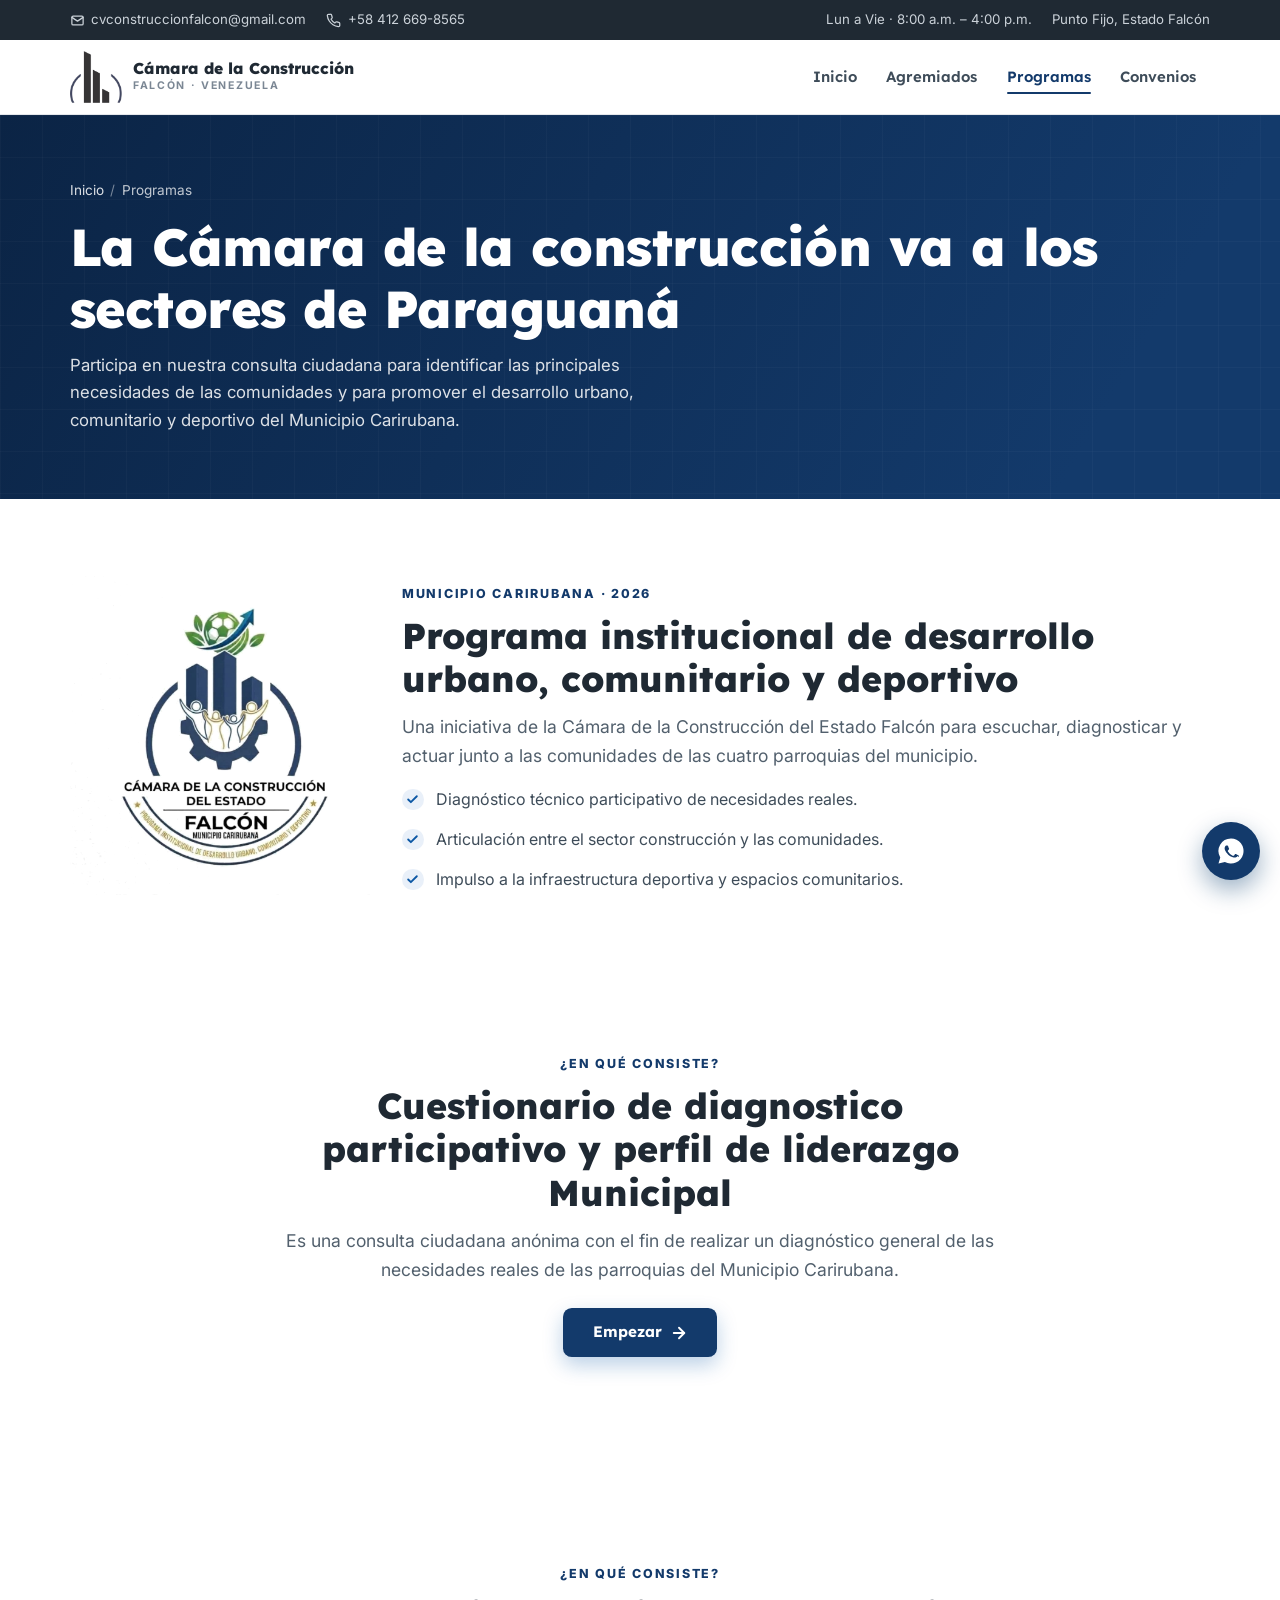
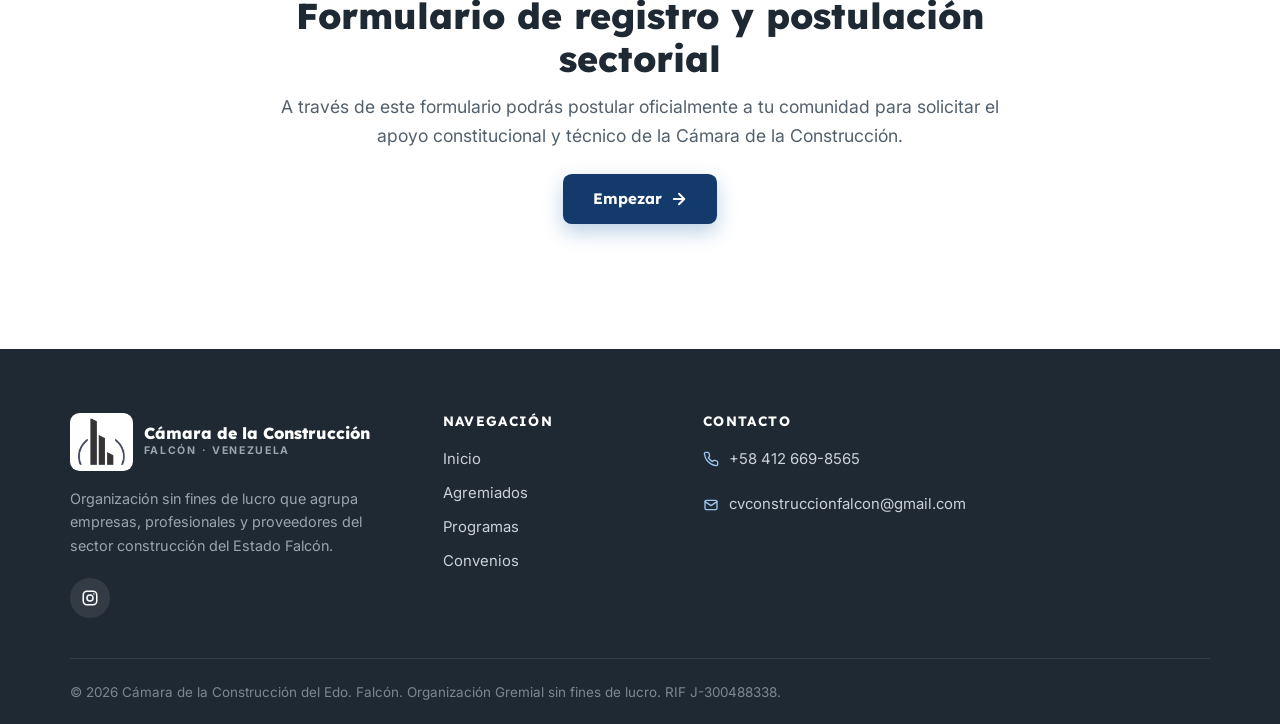
<file: Cámara de Construcción del Estado Falcón/programas.html>
<!DOCTYPE html>
<html lang="es">
<head>
  <meta charset="UTF-8">
  <meta name="viewport" content="width=device-width, initial-scale=1.0">
  <title>Programas | Cámara de la Construcción del Edo. Falcón</title>
  <meta name="description" content="Asesoría técnica y legal, rol participativo, sectores de Paraguaná">
  <meta name="robots" content="index, follow">
  <link rel="canonical" href="https://camaraconstruccionfalcon.org.ve/programas.html">

  <meta property="og:type" content="website">
  <meta property="og:locale" content="es_VE">
  <meta property="og:site_name" content="Cámara de la Construcción del Edo. Falcón">
  <meta property="og:title" content="Programas | Cámara de la Construcción del Edo. Falcón">
  <meta property="og:description" content="Conoce todos los programas que la Cámara pone al alcance de la población en sectores de Paraguaná.">
  <meta property="og:url" content="https://camaraconstruccionfalcon.org.ve/programas.html">

  <meta name="theme-color" content="#0b57a4">
  <link rel="icon" type="image/png" href="images/logo-edificios.png">

  <link rel="preconnect" href="https://fonts.googleapis.com">
  <link rel="preconnect" href="https://fonts.gstatic.com" crossorigin>
  <link href="https://fonts.googleapis.com/css2?family=Lexend:wght@500;600;700;800&family=Inter:wght@400;500;600;700&display=swap" rel="stylesheet">
  <link rel="stylesheet" href="programas.css">
</head>
<body>
  <a class="skip-link" href="#contenido">Saltar al contenido principal</a>

  <!-- Barra superior institucional -->
  <div class="topbar">
    <div class="container topbar__inner">
      <div class="topbar__grupo">
        <a href="mailto:cvconstruccionfalcon@gmail.com">
          <svg aria-hidden="true" viewBox="0 0 24 24" fill="none" stroke="currentColor" stroke-width="2" stroke-linecap="round" stroke-linejoin="round"><rect x="3" y="5" width="18" height="14" rx="2"/><path d="M3 7l9 6 9-6"/></svg>
          cvconstruccionfalcon@gmail.com
        </a>
        <a href="tel:+584126698565">
          <svg aria-hidden="true" viewBox="0 0 24 24" fill="none" stroke="currentColor" stroke-width="2" stroke-linecap="round" stroke-linejoin="round"><path d="M22 16.92v3a2 2 0 0 1-2.18 2 19.79 19.79 0 0 1-8.63-3.07 19.5 19.5 0 0 1-6-6A19.79 19.79 0 0 1 2.12 4.18 2 2 0 0 1 4.11 2h3a2 2 0 0 1 2 1.72c.13.96.36 1.9.7 2.81a2 2 0 0 1-.45 2.11L8.09 9.91a16 16 0 0 0 6 6l1.27-1.27a2 2 0 0 1 2.11-.45c.91.34 1.85.57 2.81.7A2 2 0 0 1 22 16.92z"/></svg>
          +58 412 669-8565
        </a>
      </div>
      <div class="topbar__grupo">
        <span>Lun a Vie · 8:00 a.m. – 4:00 p.m.</span>
        <span>Punto Fijo, Estado Falcón</span>
      </div>
    </div>
  </div>

  <!-- Encabezado principal -->
  <header class="site-header">
    <div class="container header-inner">
      <a class="brand" href="index.html" aria-label="Cámara de Construcción Falcón — Ir al inicio">
        <img class="brand__mark" src="images/logo-edificios.png" alt="" width="52" height="52">
        <span>
          <span class="brand__nombre">Cámara de la Construcción</span>
          <span class="brand__lema">Falcón · Venezuela</span>
        </span>
      </a>

      <button class="nav-toggle" aria-expanded="false" aria-controls="nav-principal" aria-label="Abrir menú de navegación">
        <span></span><span></span><span></span>
      </button>

      <nav class="main-nav" id="nav-principal" aria-label="Navegación principal">
        <ul>
          <li><a href="index.html">Inicio</a></li>
          <li><a href="agremiados.html">Agremiados</a></li>
          <li><a href="programas.html" aria-current="page">Programas</a></li>
          <li><a href="convenios.html">Convenios</a></li>
        </ul>
      </nav>
    </div>
  </header>

<main id="contenido">


    <section class="page-hero">
      <svg class="page-hero__bg" aria-hidden="true" preserveAspectRatio="none">
        <defs>
          <pattern id="plano" width="42" height="42" patternUnits="userSpaceOnUse">
            <path d="M42 0H0v42" fill="none" stroke="rgba(255,255,255,0.10)" stroke-width="1"/>
          </pattern>
        </defs>
        <rect width="100%" height="100%" fill="url(#plano)"/>
      </svg>
      <div class="container">
        <ol class="migas" aria-label="Ruta de navegación">
          <li><a href="index.html">Inicio</a></li>
          <li aria-current="page">Programas</li>
        </ol>
        <h1>La Cámara de la construcción va a los sectores de Paraguaná</h1>
        <p>Participa en nuestra consulta ciudadana para identificar las principales necesidades de las comunidades y para promover el desarrollo urbano, comunitario y deportivo del Municipio Carirubana.</p>
      </div>
    </section>

<!-- ====== Presentación del programa ====== -->
<section class="section" aria-labelledby="escudo-titulo">
  <div class="container">
    <div class="programa-escudo">
      <div class="programa-escudo__imagen">
        <img src="images/sello-oficial.png" alt="Sello oficial del Programa Institucional de Desarrollo Urbano, Comunitario y Deportivo – Municipio Carirubana" />
      </div>
      <div class="programa-escudo__texto">
        <span class="eyebrow">Municipio Carirubana · 2026</span>
        <h2 id="escudo-titulo">Programa institucional de desarrollo urbano, comunitario y deportivo</h2>
        <p class="lead">Una iniciativa de la Cámara de la Construcción del Estado Falcón para escuchar, diagnosticar y actuar junto a las comunidades de las cuatro parroquias del municipio.</p>
        <ul class="lista-check">
          <li>Diagnóstico técnico participativo de necesidades reales.</li>
          <li>Articulación entre el sector construcción y las comunidades.</li>
          <li>Impulso a la infraestructura deportiva y espacios comunitarios.</li>
        </ul>
      </div>
    </div>
  </div>
</section>


    <!-- ===== Formularios ===== -->
    <section class="section">
      <div class="container">
        <div class="section-header center">
          <span class="eyebrow">¿En qué consiste?</span>
          <h2>Cuestionario de diagnostico participativo y perfil de liderazgo Municipal</h2>
          <p class="lead">Es una consulta ciudadana anónima con el fin de realizar un diagnóstico general de las necesidades reales de las parroquias del Municipio Carirubana.</p>
          <div style="margin-top: 1.5rem;">
            <button type="button" class="btn btn--primario" data-modal-abrir="modal-diagnostico">
              Empezar
              <svg xmlns="http://www.w3.org/2000/svg" width="18" height="18" viewBox="0 0 24 24" fill="none" stroke="currentColor" stroke-width="2.5" stroke-linecap="round" stroke-linejoin="round"><line x1="5" y1="12" x2="19" y2="12"/><polyline points="12 5 19 12 12 19"/></svg>
            </button>
          </div>
        </div>
      </div>
    </section>

      <section class="section">
      <div class="container">
        <div class="section-header center">
          <span class="eyebrow">¿En qué consiste?</span>
          <h2>Formulario de registro y postulación sectorial</h2>
          <p class="lead">A través de este formulario podrás postular oficialmente a tu comunidad para solicitar el apoyo constitucional y técnico de la Cámara de la Construcción.</p>
          <div style="margin-top: 1.5rem;">
            <button type="button" class="btn btn--primario" data-modal-abrir="modal-postulacion">
              Empezar
              <svg xmlns="http://www.w3.org/2000/svg" width="18" height="18" viewBox="0 0 24 24" fill="none" stroke="currentColor" stroke-width="2.5" stroke-linecap="round" stroke-linejoin="round"><line x1="5" y1="12" x2="19" y2="12"/><polyline points="12 5 19 12 12 19"/></svg>
            </button>
          </div>
        </div>
      </div>
    </section>

  <!-- ===== Ventanas flotantes de formularios ===== -->
  <div class="modal-overlay" data-modal-overlay></div>

  <div class="modal" id="modal-diagnostico" role="dialog" aria-modal="true" aria-hidden="true" aria-labelledby="titulo-modal-diagnostico">
    <div class="modal__caja">
      <div class="modal__cabecera">
        <h2 id="titulo-modal-diagnostico">Cuestionario de diagnóstico participativo y liderazgo municipal</h2>
        <button class="modal__cerrar" type="button" data-modal-cerrar aria-label="Cerrar formulario">
          <svg aria-hidden="true" viewBox="0 0 24 24" fill="none" stroke="currentColor" stroke-width="2.2" stroke-linecap="round"><path d="M18 6L6 18M6 6l12 12"/></svg>
        </button>
      </div>
      <div class="modal__cuerpo">
        <div class="aviso-exito" role="status">
          <strong>Solicitud registrada</strong>
          <p>Tus respuestas quedaron registradas exitosamente</p>
        </div>
        <form data-formulario>
          <div class="form-grid">
              <p class="form-bloque">Bloque I · Perfil territorial y socioeconómico</p>
              <fieldset class="campo campo--completo">
                <legend>Parroquia a la que pertenece <span class="obligatorio">*</span></legend>
                <div class="opciones">
                  <label class="opcion"><input type="radio" name="diag-parroquia" value="Carirubana" required><span>Carirubana</span></label>
                  <label class="opcion"><input type="radio" name="diag-parroquia" value="Norte"><span>Norte</span></label>
                  <label class="opcion"><input type="radio" name="diag-parroquia" value="Punta Cardón"><span>Punta Cardón</span></label>
                  <label class="opcion"><input type="radio" name="diag-parroquia" value="Santa Ana"><span>Santa Ana</span></label>
                </div>
              </fieldset>
              <div class="campo campo--completo">
                <label for="diag-sector">Sector, comunidad o urbanización específica <span class="obligatorio">*</span></label>
                <input id="diag-sector" name="diag-sector" type="text" placeholder="Ej. Casco Central, Barrio Carirubana, Bella Vista" required>
              </div>
              <fieldset class="campo campo--completo">
                <legend>Edad del encuestado(a) <span class="obligatorio">*</span></legend>
                <div class="opciones">
                  <label class="opcion"><input type="radio" name="diag-edad" value="18 – 29 años" required><span>18 – 29 años</span></label>
                  <label class="opcion"><input type="radio" name="diag-edad" value="30 – 49 años"><span>30 – 49 años</span></label>
                  <label class="opcion"><input type="radio" name="diag-edad" value="50 – 64 años"><span>50 – 64 años</span></label>
                  <label class="opcion"><input type="radio" name="diag-edad" value="65 años o más"><span>65 años o más</span></label>
                </div>
              </fieldset>
              <fieldset class="campo campo--completo">
                <legend>Ocupación principal <span class="obligatorio">*</span></legend>
                <div class="opciones">
                  <label class="opcion"><input type="radio" name="diag-ocupacion" value="Empleado(a) público / privado" required><span>Empleado(a) público / privado</span></label>
                  <label class="opcion"><input type="radio" name="diag-ocupacion" value="Comerciante / Emprendedor(a)"><span>Comerciante / Emprendedor(a)</span></label>
                  <label class="opcion"><input type="radio" name="diag-ocupacion" value="Trabajo independiente / Oficio libre"><span>Trabajo independiente / Oficio libre</span></label>
                  <label class="opcion"><input type="radio" name="diag-ocupacion" value="Estudiante"><span>Estudiante</span></label>
                  <label class="opcion"><input type="radio" name="diag-ocupacion" value="Ama de casa / Labores del hogar"><span>Ama de casa / Labores del hogar</span></label>
                  <label class="opcion"><input type="radio" name="diag-ocupacion" value="Jubilado(a) / Pensionado(a)"><span>Jubilado(a) / Pensionado(a)</span></label>
                  <label class="opcion"><input type="radio" name="diag-ocupacion" value="Desempleado(a)"><span>Desempleado(a)</span></label>
                </div>
              </fieldset>
              <fieldset class="campo campo--completo">
                <legend>Fuentes e índole de los ingresos en el hogar (puede marcar varias)</legend>
                <div class="opciones">
                  <label class="opcion"><input type="checkbox" name="diag-ingresos" value="Sueldo / Salario fijo (sector público o privado)"><span>Sueldo / Salario fijo (sector público o privado)</span></label>
                  <label class="opcion"><input type="checkbox" name="diag-ingresos" value="Trabajo independiente / Oficios"><span>Trabajo independiente / Oficios</span></label>
                  <label class="opcion"><input type="checkbox" name="diag-ingresos" value="Emprendimiento / Comercio propio o ventas"><span>Emprendimiento / Comercio propio o ventas</span></label>
                  <label class="opcion"><input type="checkbox" name="diag-ingresos" value="Remesas desde el exterior"><span>Remesas desde el exterior</span></label>
                  <label class="opcion"><input type="checkbox" name="diag-ingresos" value="Jubilaciones, pensiones o ayudas públicas"><span>Jubilaciones, pensiones o ayudas públicas</span></label>
                  <label class="opcion"><input type="checkbox" name="diag-ingresos" value="Rentas o alquileres"><span>Rentas o alquileres</span></label>
                  <label class="opcion"><input type="checkbox" name="diag-ingresos" value="Otro"><span>Otro</span></label>
                </div>
              </fieldset>
              <fieldset class="campo campo--completo">
                <legend>¿Cuántas personas aportan ingresos económicos regularmente a su hogar? <span class="obligatorio">*</span></legend>
                <div class="opciones">
                  <label class="opcion"><input type="radio" name="diag-aportantes" value="1 persona" required><span>1 persona</span></label>
                  <label class="opcion"><input type="radio" name="diag-aportantes" value="2 personas"><span>2 personas</span></label>
                  <label class="opcion"><input type="radio" name="diag-aportantes" value="3 personas"><span>3 personas</span></label>
                  <label class="opcion"><input type="radio" name="diag-aportantes" value="4 personas o más"><span>4 personas o más</span></label>
                </div>
              </fieldset>
              <fieldset class="campo campo--completo">
                <legend>¿Cuántas personas viven en su hogar y se benefician de esos ingresos? <span class="obligatorio">*</span></legend>
                <div class="opciones">
                  <label class="opcion"><input type="radio" name="diag-habitantes" value="1 a 2 personas" required><span>1 a 2 personas</span></label>
                  <label class="opcion"><input type="radio" name="diag-habitantes" value="3 a 4 personas"><span>3 a 4 personas</span></label>
                  <label class="opcion"><input type="radio" name="diag-habitantes" value="5 a 6 personas"><span>5 a 6 personas</span></label>
                  <label class="opcion"><input type="radio" name="diag-habitantes" value="7 personas o más"><span>7 personas o más</span></label>
                </div>
              </fieldset>
              <fieldset class="campo campo--completo">
                <legend>En una escala del 1 al 5, ¿cómo evalúa la calidad de vida general en el municipio Carirubana? <span class="obligatorio">*</span></legend>
                <div class="opciones">
                  <label class="opcion"><input type="radio" name="diag-calidad" value="1 (Muy mala)" required><span>1 (Muy mala)</span></label>
                  <label class="opcion"><input type="radio" name="diag-calidad" value="2 (Mala)"><span>2 (Mala)</span></label>
                  <label class="opcion"><input type="radio" name="diag-calidad" value="3 (Regular)"><span>3 (Regular)</span></label>
                  <label class="opcion"><input type="radio" name="diag-calidad" value="4 (Buena)"><span>4 (Buena)</span></label>
                  <label class="opcion"><input type="radio" name="diag-calidad" value="5 (Excelente)"><span>5 (Excelente)</span></label>
                </div>
              </fieldset>
              <p class="form-bloque">Bloque II · Evaluación de servicios públicos</p>
              <div class="campo">
                <label for="serv-1">Suministro de agua potable (por tubería / ciclos)</label>
                <select id="serv-1" name="serv-1">
                  <option value="">Selecciona una opción</option>
                  <option>Deficiente</option>
                  <option>Regular</option>
                  <option>Aceptable</option>
                  <option>Bueno</option>
                  <option>No sabe / No responde</option>
                </select>
              </div>
              <div class="campo">
                <label for="serv-2">Recolección de aseo urbano / basura</label>
                <select id="serv-2" name="serv-2">
                  <option value="">Selecciona una opción</option>
                  <option>Deficiente</option>
                  <option>Regular</option>
                  <option>Aceptable</option>
                  <option>Bueno</option>
                  <option>No sabe / No responde</option>
                </select>
              </div>
              <div class="campo">
                <label for="serv-3">Alumbrado público y red eléctrica</label>
                <select id="serv-3" name="serv-3">
                  <option value="">Selecciona una opción</option>
                  <option>Deficiente</option>
                  <option>Regular</option>
                  <option>Aceptable</option>
                  <option>Bueno</option>
                  <option>No sabe / No responde</option>
                </select>
              </div>
              <div class="campo">
                <label for="serv-4">Vialidad, asfaltado y semaforización</label>
                <select id="serv-4" name="serv-4">
                  <option value="">Selecciona una opción</option>
                  <option>Deficiente</option>
                  <option>Regular</option>
                  <option>Aceptable</option>
                  <option>Bueno</option>
                  <option>No sabe / No responde</option>
                </select>
              </div>
              <div class="campo">
                <label for="serv-5">Transporte público y rutas</label>
                <select id="serv-5" name="serv-5">
                  <option value="">Selecciona una opción</option>
                  <option>Deficiente</option>
                  <option>Regular</option>
                  <option>Aceptable</option>
                  <option>Bueno</option>
                  <option>No sabe / No responde</option>
                </select>
              </div>
              <div class="campo">
                <label for="serv-6">Seguridad ciudadana y patrullaje policial</label>
                <select id="serv-6" name="serv-6">
                  <option value="">Selecciona una opción</option>
                  <option>Deficiente</option>
                  <option>Regular</option>
                  <option>Aceptable</option>
                  <option>Bueno</option>
                  <option>No sabe / No responde</option>
                </select>
              </div>
              <div class="campo">
                <label for="serv-7">Mantenimiento de plazas, parques y áreas deportivas</label>
                <select id="serv-7" name="serv-7">
                  <option value="">Selecciona una opción</option>
                  <option>Deficiente</option>
                  <option>Regular</option>
                  <option>Aceptable</option>
                  <option>Bueno</option>
                  <option>No sabe / No responde</option>
                </select>
              </div>
              <p class="form-bloque">Bloque III · Perfil y atributos del líder municipal</p>
              <fieldset class="campo campo--completo">
                <legend>¿Cuál debe ser el perfil o formación principal del próximo Alcalde del Municipio Carirubana? (una sola opción) <span class="obligatorio">*</span></legend>
                <div class="opciones">
                  <label class="opcion"><input type="radio" name="diag-perfil" value="Experto en gestión pública, planificación y administración eficiente de recursos" required><span>Experto en gestión pública, planificación y administración eficiente de recursos</span></label>
                  <label class="opcion"><input type="radio" name="diag-perfil" value="Con trayectoria en las bases, conocedor directo de los sectores populares"><span>Con trayectoria en las bases, conocedor directo de los sectores populares</span></label>
                  <label class="opcion"><input type="radio" name="diag-perfil" value="Con visión de desarrollo económico, atracción de inversión y generación de empleo"><span>Con visión de desarrollo económico, atracción de inversión y generación de empleo</span></label>
                  <label class="opcion"><input type="radio" name="diag-perfil" value="Con experiencia legislativa, de negociación e intermediación de alto nivel"><span>Con experiencia legislativa, de negociación e intermediación de alto nivel</span></label>
                  <label class="opcion"><input type="radio" name="diag-perfil" value="Enfocado en la formación, la institucionalidad, la cultura y los valores"><span>Enfocado en la formación, la institucionalidad, la cultura y los valores</span></label>
                </div>
              </fieldset>
              <fieldset class="campo campo--completo">
                <legend>¿Qué cualidad o atributo personal considera MÁS IMPORTANTE en el líder municipal? (máximo dos)</legend>
                <div class="opciones">
                  <label class="opcion"><input type="checkbox" name="diag-cualidades" value="Honestidad y transparencia en el uso del presupuesto municipal"><span>Honestidad y transparencia en el uso del presupuesto municipal</span></label>
                  <label class="opcion"><input type="checkbox" name="diag-cualidades" value="Capacidad de resolver problemas con rapidez y eficacia"><span>Capacidad de resolver problemas con rapidez y eficacia</span></label>
                  <label class="opcion"><input type="checkbox" name="diag-cualidades" value="Cercanía y presencia constante en las calles y parroquias"><span>Cercanía y presencia constante en las calles y parroquias</span></label>
                  <label class="opcion"><input type="checkbox" name="diag-cualidades" value="Visión de futuro y modernización para Punto Fijo y sus parroquias"><span>Visión de futuro y modernización para Punto Fijo y sus parroquias</span></label>
                  <label class="opcion"><input type="checkbox" name="diag-cualidades" value="Capacidad de diálogo y articulación con todos los sectores sociales"><span>Capacidad de diálogo y articulación con todos los sectores sociales</span></label>
                </div>
              </fieldset>
              <fieldset class="campo campo--completo">
                <legend>En la dinámica de trabajo de la Alcaldía, ¿qué estilo de gestión prefiere? (una sola opción) <span class="obligatorio">*</span></legend>
                <div class="opciones">
                  <label class="opcion"><input type="radio" name="diag-estilo" value="Un perfil técnico centrado en resultados, eficiencia y obras de infraestructura" required><span>Un perfil técnico centrado en resultados, eficiencia y obras de infraestructura</span></label>
                  <label class="opcion"><input type="radio" name="diag-estilo" value="Un perfil territorial permanente en los sectores, resolviendo mano a mano con la gente"><span>Un perfil territorial permanente en los sectores, resolviendo mano a mano con la gente</span></label>
                  <label class="opcion"><input type="radio" name="diag-estilo" value="Un perfil mixto que equilibre la planificación gerencial con la presencia comunitaria"><span>Un perfil mixto que equilibre la planificación gerencial con la presencia comunitaria</span></label>
                </div>
              </fieldset>
              <p class="form-bloque">Bloque IV · Priorización de problemas</p>
              <fieldset class="campo campo--completo">
                <legend>Seleccione las tres (3) áreas prioritarias que la gestión municipal debe atender con mayor urgencia</legend>
                <div class="opciones">
                  <label class="opcion"><input type="checkbox" name="diag-prioridades" value="Solución al problema del agua y mejora de los ciclos de suministro"><span>Solución al problema del agua y mejora de los ciclos de suministro</span></label>
                  <label class="opcion"><input type="checkbox" name="diag-prioridades" value="Reparación de calles, bacheo y asfaltado"><span>Reparación de calles, bacheo y asfaltado</span></label>
                  <label class="opcion"><input type="checkbox" name="diag-prioridades" value="Seguridad ciudadana y vigilancia policial"><span>Seguridad ciudadana y vigilancia policial</span></label>
                  <label class="opcion"><input type="checkbox" name="diag-prioridades" value="Reactivación económica, apoyo al comercio y zonas industriales/comerciales"><span>Reactivación económica, apoyo al comercio y zonas industriales/comerciales</span></label>
                  <label class="opcion"><input type="checkbox" name="diag-prioridades" value="Recuperación de canchas, espacios deportivos y culturales"><span>Recuperación de canchas, espacios deportivos y culturales</span></label>
                  <label class="opcion"><input type="checkbox" name="diag-prioridades" value="Salud municipal y fortalecimiento de ambulatorios"><span>Salud municipal y fortalecimiento de ambulatorios</span></label>
                  <label class="opcion"><input type="checkbox" name="diag-prioridades" value="Limpieza, saneamiento y gestión ambiental / basura"><span>Limpieza, saneamiento y gestión ambiental / basura</span></label>
                </div>
              </fieldset>
              <div class="campo campo--completo">
                <label for="diag-problema">¿Cuál considera que es el problema específico MÁS GRAVE de su sector o parroquia? <span class="obligatorio">*</span></label>
                <textarea id="diag-problema" name="diag-problema" placeholder="Describe el problema principal" required></textarea>
              </div>
              <p class="form-bloque">Bloque V · Desarrollo económico y juventud</p>
              <fieldset class="campo campo--completo">
                <legend>¿Qué iniciativa considera indispensable para impulsar la economía familiar y el empleo en Carirubana?</legend>
                <div class="opciones">
                  <label class="opcion"><input type="checkbox" name="diag-economia" value="Atención y protección social (adultos mayores, juventud, mujeres, sectores vulnerables)"><span>Atención y protección social (adultos mayores, juventud, mujeres, sectores vulnerables)</span></label>
                  <label class="opcion"><input type="checkbox" name="diag-economia" value="Créditos, insumos y capacitación para emprendedores y microempresarios"><span>Créditos, insumos y capacitación para emprendedores y microempresarios</span></label>
                  <label class="opcion"><input type="checkbox" name="diag-economia" value="Simplificación de trámites e incentivos fiscales a comerciantes"><span>Simplificación de trámites e incentivos fiscales a comerciantes</span></label>
                  <label class="opcion"><input type="checkbox" name="diag-economia" value="Alianzas con el sector privado e industrias para la creación de empleo"><span>Alianzas con el sector privado e industrias para la creación de empleo</span></label>
                  <label class="opcion"><input type="checkbox" name="diag-economia" value="Impulso al turismo, gastronomía y comercio local"><span>Impulso al turismo, gastronomía y comercio local</span></label>
                  <label class="opcion"><input type="checkbox" name="diag-economia" value="Mercados comunitarios y ferias de abastecimiento a precios accesibles"><span>Mercados comunitarios y ferias de abastecimiento a precios accesibles</span></label>
                </div>
              </fieldset>
              <fieldset class="campo campo--completo">
                <legend>¿Qué tipo de proyectos hacen falta para impulsar a la juventud en su parroquia?</legend>
                <div class="opciones">
                  <label class="opcion"><input type="checkbox" name="diag-juventud" value="Recuperación y alumbrado de instalaciones deportivas"><span>Recuperación y alumbrado de instalaciones deportivas</span></label>
                  <label class="opcion"><input type="checkbox" name="diag-juventud" value="Capacitación técnica, oficios productivos y tecnología"><span>Capacitación técnica, oficios productivos y tecnología</span></label>
                  <label class="opcion"><input type="checkbox" name="diag-juventud" value="Programas culturales, artísticos y musicales"><span>Programas culturales, artísticos y musicales</span></label>
                  <label class="opcion"><input type="checkbox" name="diag-juventud" value="Torneos deportivos interparroquiales continuos"><span>Torneos deportivos interparroquiales continuos</span></label>
                  <label class="opcion"><input type="checkbox" name="diag-juventud" value="Espacios comunitarios con conectividad a internet / bibliotecas digitales"><span>Espacios comunitarios con conectividad a internet / bibliotecas digitales</span></label>
                </div>
              </fieldset>
              <fieldset class="campo campo--completo">
                <legend>¿A través de qué vía preferiría participar en las decisiones de la gestión municipal?</legend>
                <div class="opciones">
                  <label class="opcion"><input type="checkbox" name="diag-participacion" value="Asambleas comunitarias y presupuestos participativos"><span>Asambleas comunitarias y presupuestos participativos</span></label>
                  <label class="opcion"><input type="checkbox" name="diag-participacion" value="Consultas digitales / Encuestas por redes sociales"><span>Consultas digitales / Encuestas por redes sociales</span></label>
                  <label class="opcion"><input type="checkbox" name="diag-participacion" value="Atención directa mediante consejos comunales / voceros de zona"><span>Atención directa mediante consejos comunales / voceros de zona</span></label>
                  <label class="opcion"><input type="checkbox" name="diag-participacion" value="Aplicación móvil o WhatsApp institucional para reportes directos"><span>Aplicación móvil o WhatsApp institucional para reportes directos</span></label>
                </div>
              </fieldset>
              <p class="form-bloque">Bloque VI · Participación y propuestas</p>
              <div class="campo campo--completo">
                <label for="diag-propuesta">Si pudiera proponer una sola obra o proyecto concreto para su parroquia en el nuevo Plan de Gobierno, ¿cuál sería? <span class="obligatorio">*</span></label>
                <textarea id="diag-propuesta" name="diag-propuesta" placeholder="Describe la obra o proyecto" required></textarea>
              </div>
          </div>
          <div class="formulario__pie">
            <button class="btn btn--primario" type="submit">Enviar cuestionario</button>
            <p class="ayuda">Solo texto: no se adjuntan documentos ni archivos.</p>
          </div>
        </form>
      </div>
    </div>
  </div>

  <div class="modal" id="modal-postulacion" role="dialog" aria-modal="true" aria-hidden="true" aria-labelledby="titulo-modal-postulacion">
    <div class="modal__caja">
      <div class="modal__cabecera">
        <h2 id="titulo-modal-postulacion">Planilla de registro y postulación sectorial</h2>
        <button class="modal__cerrar" type="button" data-modal-cerrar aria-label="Cerrar formulario">
          <svg aria-hidden="true" viewBox="0 0 24 24" fill="none" stroke="currentColor" stroke-width="2.2" stroke-linecap="round"><path d="M18 6L6 18M6 6l12 12"/></svg>
        </button>
      </div>
      <div class="modal__cuerpo">
        <div class="aviso-exito" role="status">
          <strong>Solicitud registrada</strong>
          <p>Su solicitud fue registrada exitosamente.</p>
        </div>
        <form data-formulario>
          <div class="form-grid">
              <p class="form-bloque">1 · Datos de identificación del sector</p>
              <div class="campo">
                <label for="post-parroquia">Parroquia <span class="obligatorio">*</span></label>
                <select id="post-parroquia" name="post-parroquia" required>
                  <option value="">Selecciona una opción</option>
                  <option>Carirubana</option>
                  <option>Norte</option>
                  <option>Punta Cardón</option>
                  <option>Santa Ana</option>
                </select>
              </div>
              <div class="campo">
                <label for="post-fecha">Fecha de solicitud <span class="obligatorio">*</span></label>
                <input id="post-fecha" name="post-fecha" type="date" required>
              </div>
              <div class="campo campo--completo">
                <label for="post-sector">Nombre del sector / urbanización / barrio <span class="obligatorio">*</span></label>
                <input id="post-sector" name="post-sector" type="text" required>
              </div>
              <div class="campo campo--completo">
                <label for="post-direccion">Dirección exacta o punto de referencia principal <span class="obligatorio">*</span></label>
                <input id="post-direccion" name="post-direccion" type="text" required>
              </div>
              <div class="campo campo--completo">
                <label for="post-familias">Cantidad aproximada de familias beneficiadas <span class="obligatorio">*</span></label>
                <input id="post-familias" name="post-familias" type="text" placeholder="Ej. 120" required>
              </div>
              <p class="form-bloque">2 · Voceros o enlaces comunitarios</p>
              <div class="campo">
                <label for="post-enlace-nombre">Enlace principal (nombre y apellido) <span class="obligatorio">*</span></label>
                <input id="post-enlace-nombre" name="post-enlace-nombre" type="text" required>
              </div>
              <div class="campo">
                <label for="post-enlace-cedula">Cédula del enlace principal <span class="obligatorio">*</span></label>
                <input id="post-enlace-cedula" name="post-enlace-cedula" type="text" placeholder="V-12345678" required>
              </div>
              <div class="campo">
                <label for="post-enlace-telefono">Teléfono / WhatsApp del enlace principal <span class="obligatorio">*</span></label>
                <input id="post-enlace-telefono" name="post-enlace-telefono" type="text" placeholder="0412-0000000" required>
              </div>
              <div class="campo campo--completo">
                <label for="post-enlace-cargo">Cargo o rol en la comunidad <span class="obligatorio">*</span></label>
                <input id="post-enlace-cargo" name="post-enlace-cargo" type="text" placeholder="Ej. Vocero vecinal, comité de deporte, líder de calle" required>
              </div>
              <div class="campo">
                <label for="post-suplente-nombre">Enlace suplente (nombre y apellido) <span class="obligatorio">*</span></label>
                <input id="post-suplente-nombre" name="post-suplente-nombre" type="text" required>
              </div>
              <div class="campo">
                <label for="post-suplente-cedula">Cédula del enlace suplente <span class="obligatorio">*</span></label>
                <input id="post-suplente-cedula" name="post-suplente-cedula" type="text" placeholder="V-12345678" required>
              </div>
              <div class="campo campo--completo">
                <label for="post-suplente-telefono">Teléfono / WhatsApp del enlace suplente <span class="obligatorio">*</span></label>
                <input id="post-suplente-telefono" name="post-suplente-telefono" type="text" placeholder="0412-0000000" required>
              </div>
              <p class="form-bloque">3 · Área de atención solicitada</p>
              <fieldset class="campo campo--completo">
                <legend>Marque las áreas en las que el sector requiere apoyo institucional</legend>
                <div class="opciones">
                  <label class="opcion"><input type="checkbox" name="post-ejes" value="EJE 1 · Diagnóstico técnico e infraestructura comunitaria"><span>EJE 1 · Diagnóstico técnico e infraestructura comunitaria</span></label>
                  <label class="opcion"><input type="checkbox" name="post-ejes" value="EJE 2 · Responsabilidad social empresarial (RSE) y capacitación"><span>EJE 2 · Responsabilidad social empresarial (RSE) y capacitación</span></label>
                  <label class="opcion"><input type="checkbox" name="post-ejes" value="EJE 3 · Infraestructura deportiva y juegos comunitarios"><span>EJE 3 · Infraestructura deportiva y juegos comunitarios</span></label>
                </div>
              </fieldset>
              <p class="form-bloque">4 · Problemática o propuesta</p>
              <div class="campo campo--completo">
                <label for="post-descripcion">Descripción breve de la problemática o propuesta <span class="obligatorio">*</span></label>
                <textarea id="post-descripcion" name="post-descripcion" placeholder="Necesidad prioritaria del sector o espacio a postular" required></textarea>
              </div>
              <p class="form-bloque">5 · Corresponsabilidad comunitaria</p>
              <fieldset class="campo campo--completo">
                <legend>¿Cuenta la comunidad con voluntarios dispuestos a apoyar en jornadas de limpieza, pintura o logística? <span class="obligatorio">*</span></legend>
                <div class="opciones">
                  <label class="opcion"><input type="radio" name="post-voluntarios" value="Sí" required><span>Sí</span></label>
                  <label class="opcion"><input type="radio" name="post-voluntarios" value="No"><span>No</span></label>
                </div>
              </fieldset>
              <div class="campo campo--completo">
                <label for="post-voluntarios-cantidad">Cantidad aproximada de voluntarios <span class="obligatorio">*</span></label>
                <input id="post-voluntarios-cantidad" name="post-voluntarios-cantidad" type="text" placeholder="Ej. 25" inputmode="numeric" required>
              </div>
              <fieldset class="campo campo--completo">
                <legend>¿Existe algún espacio físico (casa comunal, escuela, cancha) disponible para dictar los talleres de capacitación? <span class="obligatorio">*</span></legend>
                <div class="opciones">
                  <label class="opcion"><input type="radio" name="post-espacio" value="Sí" required><span>Sí</span></label>
                  <label class="opcion"><input type="radio" name="post-espacio" value="No"><span>No</span></label>
                </div>
              </fieldset>
              <div class="campo campo--completo">
                <label for="post-espacio-cual">Indique cuál espacio <span class="obligatorio">*</span></label>
                <input id="post-espacio-cual" name="post-espacio-cual" type="text" placeholder="Ej. Casa comunal Bella Vista" required>
              </div>
          </div>
          <div class="formulario__pie">
            <button class="btn btn--primario" type="submit">Enviar planilla</button>
            <p class="ayuda">Solo texto: no se adjuntan documentos ni archivos.</p>
          </div>
        </form>
      </div>
    </div>
  </div>

  </main>

   <footer class="site-footer">
    <div class="container">
      <div class="footer-grid">
        <div>
          <div class="footer-marca">
            <img class="brand__mark" src="images/logo-edificios.png" alt="" width="52" height="52">
            <span>
              <span class="brand__nombre">Cámara de la Construcción</span>
              <span class="brand__lema">Falcón · Venezuela</span>
            </span>
          </div>
          <p>Organización sin fines de lucro que agrupa empresas, profesionales y proveedores del sector construcción del Estado Falcón.</p>
          <div class="redes" aria-label="Redes sociales">
            <a href="https://www.instagram.com/camaraconstruccionfalcon?obrf=MWtldzZqczZqNDJ6aw==" aria-label="Instagram de la Cámara de Construcción Falcón"><svg aria-hidden="true" viewBox="0 0 24 24" fill="none" stroke="currentColor" stroke-width="2" stroke-linecap="round"><rect x="3" y="3" width="18" height="18" rx="5"/><circle cx="12" cy="12" r="4"/><circle cx="17.2" cy="6.8" r="1" fill="currentColor" stroke="none"/></svg></a>
          </div>
        </div>

        <div>
          <h4>Navegación</h4>
          <ul class="footer-lista">
            <li><a href="index.html">Inicio</a></li>
            <li><a href="agremiados.html">Agremiados</a></li>
            <li><a href="programas.html">Programas</a></li>
              <li><a href="convenios.html">Convenios</a></li>
          </ul>
        </div>


        <div>
          <h4>Contacto</h4>
          <ul class="footer-lista footer-contacto">
            <li>
              <svg aria-hidden="true" viewBox="0 0 24 24" fill="none" stroke="currentColor" stroke-width="2" stroke-linecap="round" stroke-linejoin="round"><path d="M22 16.92v3a2 2 0 0 1-2.18 2 19.79 19.79 0 0 1-8.63-3.07 19.5 19.5 0 0 1-6-6A19.79 19.79 0 0 1 2.12 4.18 2 2 0 0 1 4.11 2h3a2 2 0 0 1 2 1.72c.13.96.36 1.9.7 2.81a2 2 0 0 1-.45 2.11L8.09 9.91a16 16 0 0 0 6 6l1.27-1.27a2 2 0 0 1 2.11-.45c.91.34 1.85.57 2.81.7A2 2 0 0 1 22 16.92z"/></svg>
              <a href="tel:+584126698565">+58 412 669-8565</a>
            </li>
            <li>
              <svg aria-hidden="true" viewBox="0 0 24 24" fill="none" stroke="currentColor" stroke-width="2" stroke-linecap="round" stroke-linejoin="round"><rect x="3" y="5" width="18" height="14" rx="2"/><path d="M3 7l9 6 9-6"/></svg>
              <a href="mailto:cvconstruccionfalcon@gmail.com">cvconstruccionfalcon@gmail.com</a>
            </li>
          </ul>
        </div>
      </div>

      <div class="footer-bottom">
        <span>© <span data-anio>2026</span> Cámara de la Construcción del Edo. Falcón. Organización Gremial sin fines de lucro. RIF J-300488338.</span>
      </div>
    </div>
  </footer>

  <a class="boton-whatsapp" href="https://wa.me/584126698565?text=Hola%2C%20deseo%20informaci%C3%B3n%20sobre%20la%20C%C3%A1mara%20de%20Construcci%C3%B3n%20Falc%C3%B3n" target="_blank" rel="noopener" aria-label="Escríbenos por WhatsApp">
    <svg aria-hidden="true" viewBox="0 0 24 24" fill="currentColor"><path d="M12 2a10 10 0 0 0-8.6 15.1L2 22l5.1-1.3A10 10 0 1 0 12 2zm5.3 14c-.2.6-1.2 1.2-1.7 1.2-.5.1-1 .1-3.2-.7-2.7-1.1-4.4-3.8-4.5-4-.1-.2-1-1.4-1-2.6s.6-1.8.9-2.1c.2-.2.5-.3.7-.3h.5c.2 0 .4 0 .6.5s.7 1.8.8 1.9c.1.1.1.3 0 .5s-.2.4-.3.6l-.5.5c-.2.2-.3.4-.1.7.2.3.8 1.3 1.7 2.1 1.2 1 2.1 1.4 2.4 1.5.3.1.5.1.7-.1s.7-.9.9-1.2c.2-.3.4-.2.7-.1l1.8.9c.3.2.5.2.6.4.1.1.1.7-.1 1.2z"/></svg>
  </a>

  <script src="programas.js" defer></script>

</body>
</html>
</file>
<file: Cámara de Construcción del Estado Falcón/index.css>
/* =========================================================
   Cámara de Construcción Falcón — Hoja de estilos principal
   Paleta institucional: Blanco · Gris · Azul
   ========================================================= */

:root {
  /* Azul institucional (acento, CTA, detalles) — azul marino Fedecámaras */
  --azul: #133a6b;
  --azul-oscuro: #0b2445;
  --azul-vivo: #1d5291;
  --azul-claro: #e9f0f9;
  --azul-borde: #c7d9ef;
  --carbon: #33343e;

  /* Grises (textos, separadores, fondos secundarios) */
  --gris-900: #1f2933;
  --gris-800: #2e3d4b;
  --gris-700: #3e4c59;
  --gris-600: #52606d;
  --gris-500: #7b8794;
  --gris-400: #9aa5b1;
  --gris-300: #cbd2d9;
  --gris-200: #e4e7eb;
  --gris-100: #f4f6f8;

  /* Blanco base */
  --blanco: #ffffff;

  --sombra-suave: 0 6px 24px rgba(15, 23, 42, 0.07);
  --sombra-card: 0 18px 40px rgba(11, 87, 164, 0.12);
  --radio: 0.9rem;
  --max: 1140px;

  --fuente-titulo: "Lexend", "Segoe UI", Roboto, Arial, sans-serif;
  --fuente-cuerpo: "Inter", Roboto, "Segoe UI", Arial, sans-serif;
}

/* ---------- Reset y base ---------- */
*,
*::before,
*::after {
  box-sizing: border-box;
}

html {
  scroll-behavior: smooth;
  scroll-padding-top: 6.5rem;
  -webkit-text-size-adjust: 100%;
}

body {
  margin: 0;
  font-family: var(--fuente-cuerpo);
  font-size: 1rem;
  line-height: 1.65;
  color: var(--gris-700);
  background: var(--blanco);
  -webkit-font-smoothing: antialiased;
}

img,
svg {
  max-width: 100%;
  display: block;
}

h1,
h2,
h3,
h4,
h5 {
  font-family: var(--fuente-titulo);
  color: var(--gris-900);
  line-height: 1.2;
  margin: 0 0 0.75rem;
  font-weight: 700;
}

h1 { font-size: clamp(2rem, 4.6vw, 3.25rem); font-weight: 800; letter-spacing: -0.01em; }
h2 { font-size: clamp(1.6rem, 3vw, 2.25rem); font-weight: 800; }
h3 { font-size: 1.2rem; }
p { margin: 0 0 1rem; }

a {
  color: var(--azul);
  text-decoration: none;
}

a:hover { text-decoration: underline; }

ul, ol { padding-left: 1.2rem; }

hr {
  border: 0;
  border-top: 1px solid var(--gris-200);
  margin: 2rem 0;
}

::selection { background: var(--azul); color: #fff; }

:focus-visible {
  outline: 3px solid var(--azul);
  outline-offset: 2px;
  border-radius: 4px;
}

/* ---------- Accesibilidad ---------- */
.skip-link {
  position: absolute;
  left: -9999px;
  top: 0;
  z-index: 999;
  background: var(--azul);
  color: #fff;
  padding: 0.75rem 1.25rem;
  font-weight: 700;
  border-radius: 0 0 0.5rem 0;
}

.skip-link:focus {
  left: 0;
}

/* ---------- Layout ---------- */
.container {
  width: min(var(--max), 92%);
  margin-inline: auto;
}

.section {
  padding: clamp(3rem, 6vw, 5rem) 0;
}

.section--gris { background: var(--gris-100); }

.section-header {
  max-width: 730px;
  margin-bottom: clamp(2rem, 4vw, 3rem);
}

.section-header.center {
  text-align: center;
  margin-inline: auto;
}

.eyebrow {
  display: inline-block;
  font-size: 0.78rem;
  font-weight: 800;
  letter-spacing: 0.14em;
  text-transform: uppercase;
  color: var(--azul);
  margin-bottom: 0.6rem;
}

.section--azul .eyebrow { color: #9ec5f0; }

.lead {
  font-size: 1.1rem;
  color: var(--gris-600);
}

.section--azul .lead { color: rgba(255, 255, 255, 0.85); }

.grid {
  display: grid;
  gap: 1.5rem;
}

.grid--2 { grid-template-columns: repeat(auto-fit, minmax(320px, 1fr)); }
.grid--3 { grid-template-columns: repeat(auto-fit, minmax(270px, 1fr)); }

/* ---------- Barra superior ---------- */
.topbar {
  background: var(--gris-900);
  color: var(--gris-300);
  font-size: 0.83rem;
}

.topbar__inner {
  display: flex;
  align-items: center;
  justify-content: space-between;
  gap: 1rem;
  min-height: 40px;
  flex-wrap: wrap;
  padding: 0.35rem 0;
}

.topbar__grupo {
  display: flex;
  align-items: center;
  gap: 1.25rem;
  flex-wrap: wrap;
}

.topbar a {
  color: var(--gris-300);
  display: inline-flex;
  align-items: center;
  gap: 0.4rem;
}
.topbar a:hover { color: #fff; }
.topbar svg { width: 15px; height: 15px; }

/* ---------- Encabezado y navegación ---------- */
.site-header {
  position: sticky;
  top: 0;
  z-index: 100;
  background: var(--blanco);
  border-bottom: 1px solid var(--gris-200);
  transition: box-shadow 0.25s ease;
}

.site-header.is-scrolled { box-shadow: var(--sombra-suave); }

.header-inner {
  display: flex;
  align-items: center;
  justify-content: space-between;
  gap: 1rem;
  min-height: 74px;
  position: relative;
}

.brand {
  display: flex;
  align-items: center;
  gap: 0.7rem;
  color: var(--gris-900);
}
.brand:hover { text-decoration: none; }

.brand__mark { height: 52px; width: auto; flex-shrink: 0; }

.brand__nombre {
  display: block;
  font-family: var(--fuente-titulo);
  font-weight: 800;
  font-size: 0.98rem;
  line-height: 1.15;
  color: var(--gris-900);
}

.brand__lema {
  display: block;
  font-size: 0.66rem;
  font-weight: 700;
  letter-spacing: 0.16em;
  text-transform: uppercase;
  color: var(--gris-500);
}

.main-nav ul {
  display: flex;
  align-items: center;
  gap: 0.15rem;
  list-style: none;
  margin: 0;
  padding: 0;
}

.main-nav a {
  display: block;
  padding: 0.55rem 0.85rem;
  font-family: var(--fuente-titulo);
  font-weight: 600;
  font-size: 0.93rem;
  color: var(--gris-700);
  border-radius: 0.45rem;
  position: relative;
}
.main-nav a:hover {
  color: var(--azul);
  background: var(--azul-claro);
  text-decoration: none;
}

.main-nav a[aria-current="page"] { color: var(--azul); }
.main-nav a[aria-current="page"]::after {
  content: "";
  position: absolute;
  left: 0.85rem;
  right: 0.85rem;
  bottom: 0.25rem;
  height: 2px;
  background: var(--azul);
  border-radius: 2px;
}

.nav-toggle {
  display: none;
  flex-direction: column;
  justify-content: center;
  gap: 5px;
  width: 46px;
  height: 46px;
  padding: 10px;
  background: var(--azul-claro);
  border: 1px solid var(--azul-borde);
  border-radius: 0.5rem;
  cursor: pointer;
}

.nav-toggle span {
  display: block;
  height: 2.5px;
  width: 100%;
  background: var(--azul);
  border-radius: 2px;
  transition: transform 0.25s ease, opacity 0.2s ease;
}

.nav-toggle[aria-expanded="true"] span:nth-child(1) { transform: translateY(7.5px) rotate(45deg); }
.nav-toggle[aria-expanded="true"] span:nth-child(2) { opacity: 0; }
.nav-toggle[aria-expanded="true"] span:nth-child(3) { transform: translateY(-7.5px) rotate(-45deg); }

/* ---------- Hero (Inicio) ---------- */
.hero {
  position: relative;
  overflow: hidden;
  color: #fff;
  background: linear-gradient(125deg, var(--azul-oscuro) 0%, var(--azul) 62%, var(--azul-vivo) 100%);
  padding: clamp(3.5rem, 8vw, 6rem) 0 clamp(4.5rem, 9vw, 6.5rem);
}

.hero__bg {
  position: absolute;
  inset: 0;
  width: 100%;
  height: 100%;
  pointer-events: none;
}

.hero__contenido {
  position: relative;
  max-width: 720px;
}

.hero .eyebrow {
  background: rgba(255, 255, 255, 0.14);
  padding: 0.4rem 0.9rem;
  border-radius: 999px;
  border: 1px solid rgba(255, 255, 255, 0.25);
  color: #fff;
  margin-bottom: 1.1rem;
}

.hero h1 { color: #fff; margin-bottom: 1.1rem; }

.hero__texto {
  font-size: clamp(1.02rem, 2vw, 1.18rem);
  color: rgba(255, 255, 255, 0.88);
  max-width: 620px;
  margin-bottom: 1.9rem;
}

.hero__confianza {
  display: flex;
  align-items: center;
  gap: 0.55rem;
  font-size: 0.9rem;
  color: rgba(255, 255, 255, 0.8);
}
.hero__confianza svg { width: 18px; height: 18px; flex-shrink: 0; }

/* ---------- Estadísticas ---------- */
.estadisticas {
  position: relative;
  z-index: 2;
  margin-top: -3.2rem;
}

.estadisticas__caja {
  background: #fff;
  border: 1px solid var(--gris-200);
  border-radius: var(--radio);
  box-shadow: var(--sombra-suave);
  display: grid;
  grid-template-columns: repeat(3, 1fr);
  overflow: hidden;
}

.estadistica {
  padding: 1.6rem 1.25rem;
  text-align: center;
  border-right: 1px solid var(--gris-200);
}
.estadistica:last-child { border-right: 0; }

.estadistica__num {
  display: block;
  font-family: var(--fuente-titulo);
  font-weight: 800;
  font-size: clamp(1.7rem, 3vw, 2.3rem);
  color: var(--azul);
  line-height: 1.1;
}

.estadistica__label {
  font-size: 0.85rem;
  color: var(--gris-500);
  font-weight: 600;
}

/* ---------- Tarjetas ---------- */
.tarjeta {
  background: #fff;
  border: 1px solid var(--gris-200);
  border-radius: var(--radio);
  padding: 1.75rem;
  height: 100%;
  display: flex;
  flex-direction: column;
  transition: transform 0.25s ease, box-shadow 0.25s ease, border-color 0.25s ease;
}

.tarjeta:hover {
  transform: translateY(-5px);
  box-shadow: var(--sombra-card);
  border-color: var(--azul-borde);
}

.tarjeta__icono {
  width: 54px;
  height: 54px;
  border-radius: 0.85rem;
  background: var(--azul-claro);
  color: var(--azul);
  display: grid;
  place-items: center;
  margin-bottom: 1.1rem;
}
.tarjeta__icono svg { width: 26px; height: 26px; }

.tarjeta h3 { font-size: 1.13rem; margin-bottom: 0.5rem; }
.tarjeta p { color: var(--gris-600); font-size: 0.96rem; flex-grow: 0; }
.tarjeta .enlace-flecha { margin-top: auto; padding-top: 0.9rem; }
.tarjeta--sobre-fondo .tarjeta__icono {
  background: rgba(255, 255, 255, 0.15);
  color: #fff;
}

.page-hero .container { position: relative; }

/* Misión / Visión en 2 columnas */
.mv {
  display: grid;
  grid-template-columns: repeat(auto-fit, minmax(300px, 1fr));
  gap: 1.5rem;
}

.mv__item {
  background: #fff;
  border: 1px solid var(--gris-200);
  border-radius: var(--radio);
  padding: 2rem;
  position: relative;
  overflow: hidden;
}

.mv__item::before {
  content: "";
  position: absolute;
  top: 0;
  left: 0;
  width: 100%;
  height: 4px;
  background: linear-gradient(90deg, var(--azul), var(--azul-vivo));
}

.mv__item .tarjeta__icono { margin-bottom: 0.9rem; }
.mv__item p { color: var(--gris-600); margin: 0; }

/* ---------- Línea de tiempo (historia) ---------- */
.tiempo {
  list-style: none;
  margin: 0;
  padding: 0 0 0 2rem;
  position: relative;
  display: grid;
  gap: 1.75rem;
}

.tiempo::before {
  content: "";
  position: absolute;
  left: 7px;
  top: 6px;
  bottom: 6px;
  width: 2px;
  background: var(--azul-borde);
}

.tiempo li { position: relative; }

.tiempo li::before {
  content: "";
  position: absolute;
  left: -2rem;
  top: 0.45rem;
  width: 16px;
  height: 16px;
  border-radius: 50%;
  background: #fff;
  border: 4px solid var(--azul);
}

.tiempo__anio {
  font-family: var(--fuente-titulo);
  font-weight: 800;
  color: var(--azul);
  font-size: 1.05rem;
  display: block;
  margin-bottom: 0.15rem;
}

.tiempo p { margin: 0; color: var(--gris-600); }

.servicio-lista .tarjeta__icono { margin-bottom: 0; flex-shrink: 0; }

/* ---------- Aliados ---------- */
.aliados {
  display: grid;
  grid-template-columns: repeat(auto-fit, minmax(160px, 1fr));
  gap: 1rem;
}

.aliado {
  background: #fff;
  border: 1px dashed var(--gris-300);
  border-radius: 0.8rem;
  padding: 1.5rem 1rem;
  text-align: center;
  color: var(--gris-500);
  font-family: var(--fuente-titulo);
  font-weight: 700;
  font-size: 0.88rem;
  display: grid;
  place-items: center;
  gap: 0.5rem;
  min-height: 105px;
  transition: border-color 0.2s ease, color 0.2s ease, transform 0.2s ease;
}
.aliado:hover { border-color: var(--azul); color: var(--azul); transform: translateY(-3px); }
.aliado svg { width: 26px; height: 26px; color: var(--gris-400); }
.aliado:hover svg { color: var(--azul); }

/* ---------- Pie de página ---------- */
.site-footer {
  background: var(--gris-900);
  color: var(--gris-300);
  padding-top: clamp(2.8rem, 6vw, 4rem);
  font-size: 0.93rem;
}

.footer-grid {
  display: grid;
  grid-template-columns: 1.5fr repeat(3, 1fr);
  gap: 2.25rem;
  padding-bottom: 2.5rem;
}

.site-footer h4 {
  color: #fff;
  font-size: 0.85rem;
  text-transform: uppercase;
  letter-spacing: 0.1em;
  margin-bottom: 1.1rem;
}

.site-footer p { color: var(--gris-400); font-size: 0.9rem; }

.footer-marca { display: flex; align-items: center; gap: 0.7rem; margin-bottom: 1rem; }
.footer-marca .brand__mark { background: #fff; padding: 0.35rem 0.5rem; border-radius: 0.6rem; height: 58px; }
.footer-marca .brand__nombre { color: #fff; font-size: 1rem; }
.footer-marca .brand__lema { color: var(--gris-400); }

.footer-lista { list-style: none; margin: 0; padding: 0; display: grid; gap: 0.6rem; }
.footer-lista a { color: var(--gris-300); }
.footer-lista a:hover { color: #9ec5f0; text-decoration: underline; }

.footer-contacto li {
  display: flex;
  gap: 0.6rem;
  align-items: flex-start;
  color: var(--gris-300);
  margin-bottom: 0.7rem;
}
.footer-contacto svg { width: 16px; height: 16px; flex-shrink: 0; margin-top: 0.3rem; color: #9ec5f0; }

.redes { display: flex; gap: 0.6rem; margin-top: 1.25rem; }

.redes a {
  width: 40px;
  height: 40px;
  border-radius: 50%;
  background: rgba(255, 255, 255, 0.09);
  display: grid;
  place-items: center;
  color: #fff;
  transition: background-color 0.2s ease, transform 0.2s ease;
}
.redes a:hover { background: var(--azul); transform: translateY(-3px); }
.redes svg { width: 18px; height: 18px; }

.footer-bottom {
  border-top: 1px solid rgba(255, 255, 255, 0.1);
  padding: 1.35rem 0;
  display: flex;
  flex-wrap: wrap;
  justify-content: space-between;
  gap: 0.75rem;
  font-size: 0.84rem;
  color: var(--gris-500);
}

.footer-bottom a { color: var(--gris-400); }
.footer-bottom a:hover { color: #9ec5f0; }

/* ---------- Animaciones de entrada ---------- */
.reveal {
  opacity: 0;
  transform: translateY(20px);
  transition: opacity 0.6s ease, transform 0.6s ease;
}

.reveal.is-visible { opacity: 1; transform: none; }

/* ---------- Botón flotante de WhatsApp ---------- */
.boton-whatsapp {
  position: fixed;
  right: 1.25rem;
  bottom: 1.25rem;
  z-index: 90;
  width: 58px;
  height: 58px;
  border-radius: 50%;
  background: var(--azul);
  color: #fff;
  display: grid;
  place-items: center;
  box-shadow: 0 10px 25px rgba(7, 59, 110, 0.4);
  transition: transform 0.2s ease, background-color 0.2s ease;
}

.boton-whatsapp:hover {
  transform: scale(1.08);
  background: var(--azul-oscuro);
}

.boton-whatsapp svg { width: 30px; height: 30px; }
.programa-presentacion__texto .eyebrow {
  margin-bottom: 0.6rem;
}
.programa-presentacion__texto .lead {
  margin-bottom: 1.25rem;
}

/* =========================================================
   RESPONSIVE
   ========================================================= */

@media (max-width: 1024px) {
  .footer-grid { grid-template-columns: 1fr 1fr; }
  .contacto-grid { grid-template-columns: 1fr; }
}

@media (max-width: 900px) {
  .nav-toggle { display: flex; }

  .main-nav {
    position: absolute;
    top: 100%;
    left: 0;
    right: 0;
    background: #fff;
    border-bottom: 1px solid var(--gris-200);
    box-shadow: var(--sombra-suave);
    display: none;
  }

  .main-nav.is-open { display: block; }

  .main-nav ul {
    flex-direction: column;
    align-items: stretch;
    gap: 0;
    padding: 0.6rem 0 1rem;
    width: min(var(--max), 92%);
    margin-inline: auto;
  }

  .main-nav a {
    padding: 0.85rem 0.9rem;
    font-size: 1rem;
    border-bottom: 1px solid var(--gris-100);
    border-radius: 0;
  }

  .main-nav a[aria-current="page"] { background: var(--azul-claro); }
  .main-nav a[aria-current="page"]::after { display: none; }
}

@media (max-width: 760px) {
  .topbar { display: none; }

  .estadisticas { margin-top: -2.2rem; }
  .estadisticas__caja { grid-template-columns: repeat(2, 1fr); }
  .estadistica { border-bottom: 1px solid var(--gris-200); }
  .estadistica:nth-child(2n) { border-right: 0; }
  .estadistica:nth-last-child(-n + 2) { border-bottom: 0; }

  .footer-grid { grid-template-columns: 1fr; gap: 1.75rem; }
}

@media (max-width: 480px) {
  .estadisticas__caja { grid-template-columns: 1fr; }
  .estadistica { border-right: 0; }
}
</file>
<file: Cámara de Construcción del Estado Falcón/agremiados.css>
/* =========================================================
   Cámara de Construcción Falcón — Hoja de estilos principal
   Paleta institucional: Blanco · Gris · Azul
   ========================================================= */

:root {
  /* Azul institucional (acento, CTA, detalles) — azul marino Fedecámaras */
  --azul: #133a6b;
  --azul-oscuro: #0b2445;
  --azul-vivo: #1d5291;
  --azul-claro: #e9f0f9;
  --azul-borde: #c7d9ef;
  --carbon: #33343e;

  /* Grises (textos, separadores, fondos secundarios) */
  --gris-900: #1f2933;
  --gris-800: #2e3d4b;
  --gris-700: #3e4c59;
  --gris-600: #52606d;
  --gris-500: #7b8794;
  --gris-400: #9aa5b1;
  --gris-300: #cbd2d9;
  --gris-200: #e4e7eb;
  --gris-100: #f4f6f8;

  /* Blanco base */
  --blanco: #ffffff;

  --sombra-suave: 0 6px 24px rgba(15, 23, 42, 0.07);
  --sombra-card: 0 18px 40px rgba(11, 87, 164, 0.12);
  --radio: 0.9rem;
  --max: 1140px;

  --fuente-titulo: "Lexend", "Segoe UI", Roboto, Arial, sans-serif;
  --fuente-cuerpo: "Inter", Roboto, "Segoe UI", Arial, sans-serif;
}

/* ---------- Reset y base ---------- */
*,
*::before,
*::after {
  box-sizing: border-box;
}

html {
  scroll-behavior: smooth;
  scroll-padding-top: 6.5rem;
  -webkit-text-size-adjust: 100%;
}

body {
  margin: 0;
  font-family: var(--fuente-cuerpo);
  font-size: 1rem;
  line-height: 1.65;
  color: var(--gris-700);
  background: var(--blanco);
  -webkit-font-smoothing: antialiased;
}

img,
svg {
  max-width: 100%;
  display: block;
}

h1,
h2,
h3,
h4,
h5 {
  font-family: var(--fuente-titulo);
  color: var(--gris-900);
  line-height: 1.2;
  margin: 0 0 0.75rem;
  font-weight: 700;
}

h1 { font-size: clamp(2rem, 4.6vw, 3.25rem); font-weight: 800; letter-spacing: -0.01em; }
h2 { font-size: clamp(1.6rem, 3vw, 2.25rem); font-weight: 800; }
h3 { font-size: 1.2rem; }
p { margin: 0 0 1rem; }

a {
  color: var(--azul);
  text-decoration: none;
}

a:hover { text-decoration: underline; }

ul, ol { padding-left: 1.2rem; }

hr {
  border: 0;
  border-top: 1px solid var(--gris-200);
  margin: 2rem 0;
}

::selection { background: var(--azul); color: #fff; }

:focus-visible {
  outline: 3px solid var(--azul);
  outline-offset: 2px;
  border-radius: 4px;
}

/* ---------- Accesibilidad ---------- */
.skip-link {
  position: absolute;
  left: -9999px;
  top: 0;
  z-index: 999;
  background: var(--azul);
  color: #fff;
  padding: 0.75rem 1.25rem;
  font-weight: 700;
  border-radius: 0 0 0.5rem 0;
}

.skip-link:focus {
  left: 0;
}

/* ---------- Layout ---------- */
.container {
  width: min(var(--max), 92%);
  margin-inline: auto;
}

.section {
  padding: clamp(3rem, 6vw, 5rem) 0;
}

.section--gris { background: var(--gris-100); }

.section-header {
  max-width: 730px;
  margin-bottom: clamp(2rem, 4vw, 3rem);
}

.section-header.center {
  text-align: center;
  margin-inline: auto;
}

.eyebrow {
  display: inline-block;
  font-size: 0.78rem;
  font-weight: 800;
  letter-spacing: 0.14em;
  text-transform: uppercase;
  color: var(--azul);
  margin-bottom: 0.6rem;
}

.section--azul .eyebrow { color: #9ec5f0; }

.lead {
  font-size: 1.1rem;
  color: var(--gris-600);
}

.section--azul .lead { color: rgba(255, 255, 255, 0.85); }

.grid {
  display: grid;
  gap: 1.5rem;
}

.grid--2 { grid-template-columns: repeat(auto-fit, minmax(320px, 1fr)); }
.grid--3 { grid-template-columns: repeat(auto-fit, minmax(270px, 1fr)); }

/* ---------- Barra superior ---------- */
.topbar {
  background: var(--gris-900);
  color: var(--gris-300);
  font-size: 0.83rem;
}

.topbar__inner {
  display: flex;
  align-items: center;
  justify-content: space-between;
  gap: 1rem;
  min-height: 40px;
  flex-wrap: wrap;
  padding: 0.35rem 0;
}

.topbar__grupo {
  display: flex;
  align-items: center;
  gap: 1.25rem;
  flex-wrap: wrap;
}

.topbar a {
  color: var(--gris-300);
  display: inline-flex;
  align-items: center;
  gap: 0.4rem;
}
.topbar a:hover { color: #fff; }
.topbar svg { width: 15px; height: 15px; }

/* ---------- Encabezado y navegación ---------- */
.site-header {
  position: sticky;
  top: 0;
  z-index: 100;
  background: var(--blanco);
  border-bottom: 1px solid var(--gris-200);
  transition: box-shadow 0.25s ease;
}

.site-header.is-scrolled { box-shadow: var(--sombra-suave); }

.header-inner {
  display: flex;
  align-items: center;
  justify-content: space-between;
  gap: 1rem;
  min-height: 74px;
  position: relative;
}

.brand {
  display: flex;
  align-items: center;
  gap: 0.7rem;
  color: var(--gris-900);
}
.brand:hover { text-decoration: none; }

.brand__mark { height: 52px; width: auto; flex-shrink: 0; }

.brand__nombre {
  display: block;
  font-family: var(--fuente-titulo);
  font-weight: 800;
  font-size: 0.98rem;
  line-height: 1.15;
  color: var(--gris-900);
}

.brand__lema {
  display: block;
  font-size: 0.66rem;
  font-weight: 700;
  letter-spacing: 0.16em;
  text-transform: uppercase;
  color: var(--gris-500);
}

.main-nav ul {
  display: flex;
  align-items: center;
  gap: 0.15rem;
  list-style: none;
  margin: 0;
  padding: 0;
}

.main-nav a {
  display: block;
  padding: 0.55rem 0.85rem;
  font-family: var(--fuente-titulo);
  font-weight: 600;
  font-size: 0.93rem;
  color: var(--gris-700);
  border-radius: 0.45rem;
  position: relative;
}
.main-nav a:hover {
  color: var(--azul);
  background: var(--azul-claro);
  text-decoration: none;
}

.main-nav a[aria-current="page"] { color: var(--azul); }
.main-nav a[aria-current="page"]::after {
  content: "";
  position: absolute;
  left: 0.85rem;
  right: 0.85rem;
  bottom: 0.25rem;
  height: 2px;
  background: var(--azul);
  border-radius: 2px;
}

.nav-toggle {
  display: none;
  flex-direction: column;
  justify-content: center;
  gap: 5px;
  width: 46px;
  height: 46px;
  padding: 10px;
  background: var(--azul-claro);
  border: 1px solid var(--azul-borde);
  border-radius: 0.5rem;
  cursor: pointer;
}

.nav-toggle span {
  display: block;
  height: 2.5px;
  width: 100%;
  background: var(--azul);
  border-radius: 2px;
  transition: transform 0.25s ease, opacity 0.2s ease;
}

.nav-toggle[aria-expanded="true"] span:nth-child(1) { transform: translateY(7.5px) rotate(45deg); }
.nav-toggle[aria-expanded="true"] span:nth-child(2) { opacity: 0; }
.nav-toggle[aria-expanded="true"] span:nth-child(3) { transform: translateY(-7.5px) rotate(-45deg); }

.hero .eyebrow {
  background: rgba(255, 255, 255, 0.14);
  padding: 0.4rem 0.9rem;
  border-radius: 999px;
  border: 1px solid rgba(255, 255, 255, 0.25);
  color: #fff;
  margin-bottom: 1.1rem;
}

/* ---------- Tarjetas ---------- */
.tarjeta {
  background: #fff;
  border: 1px solid var(--gris-200);
  border-radius: var(--radio);
  padding: 1.75rem;
  height: 100%;
  display: flex;
  flex-direction: column;
  transition: transform 0.25s ease, box-shadow 0.25s ease, border-color 0.25s ease;
}

.tarjeta:hover {
  transform: translateY(-5px);
  box-shadow: var(--sombra-card);
  border-color: var(--azul-borde);
}

.tarjeta__icono {
  width: 54px;
  height: 54px;
  border-radius: 0.85rem;
  background: var(--azul-claro);
  color: var(--azul);
  display: grid;
  place-items: center;
  margin-bottom: 1.1rem;
}
.tarjeta__icono svg { width: 26px; height: 26px; }

.tarjeta h3 { font-size: 1.13rem; margin-bottom: 0.5rem; }
.tarjeta p { color: var(--gris-600); font-size: 0.96rem; flex-grow: 0; }
.tarjeta .enlace-flecha { margin-top: auto; padding-top: 0.9rem; }

.tarjeta--acento {
  border-top: 4px solid var(--azul);
}
.tarjeta--sobre-fondo .tarjeta__icono {
  background: rgba(255, 255, 255, 0.15);
  color: #fff;
}

/* Lista de puntos con checks */
.lista-check {
  list-style: none;
  padding: 0;
  margin: 0;
  display: grid;
  gap: 0.85rem;
}

.lista-check li {
  position: relative;
  padding-left: 2.1rem;
  color: var(--gris-700);
}

.lista-check li::before {
  content: "";
  position: absolute;
  left: 0;
  top: 0.15rem;
  width: 1.35rem;
  height: 1.35rem;
  border-radius: 50%;
  background: var(--azul-claro) url("data:image/svg+xml,%3Csvg xmlns='http://www.w3.org/2000/svg' viewBox='0 0 24 24' fill='none' stroke='%230b57a4' stroke-width='3.4' stroke-linecap='round' stroke-linejoin='round'%3E%3Cpolyline points='20 6 9 17 4 12'/%3E%3C/svg%3E") center / 62% no-repeat;
}

.lista-numerada {
  list-style: none;
  counter-reset: paso;
  padding: 0;
  margin: 0;
  display: grid;
  gap: 1rem;
}

.lista-numerada li {
  counter-increment: paso;
  position: relative;
  padding-left: 3.1rem;
  background: #fff;
  border: 1px solid var(--gris-200);
  border-radius: 0.7rem;
  padding-top: 0.95rem;
  padding-bottom: 0.95rem;
  padding-right: 1.25rem;
}

.lista-numerada li::before {
  content: counter(paso, decimal-leading-zero);
  position: absolute;
  left: 0.95rem;
  top: 0.95rem;
  font-family: var(--fuente-titulo);
  font-weight: 800;
  color: var(--azul);
  font-size: 0.95rem;
}

.lista-numerada strong { color: var(--gris-900); }

/* ---------- Página interior: encabezado ---------- */
.page-hero {
  position: relative;
  overflow: hidden;
  background: linear-gradient(120deg, var(--azul-oscuro), var(--azul) 85%);
  color: #fff;
  padding: clamp(2.6rem, 6vw, 4rem) 0;
}

.page-hero__bg {
  position: absolute;
  inset: 0;
  width: 100%;
  height: 100%;
  opacity: 0.5;
  pointer-events: none;
}

.page-hero .container { position: relative; }

.migas {
  list-style: none;
  display: flex;
  flex-wrap: wrap;
  gap: 0.4rem;
  padding: 0;
  margin: 0 0 0.9rem;
  font-size: 0.85rem;
  color: rgba(255, 255, 255, 0.75);
}
.migas a { color: rgba(255, 255, 255, 0.85); }
.migas a:hover { color: #fff; }
.migas li:not(:last-child)::after { content: "/"; margin-left: 0.4rem; opacity: 0.6; }

.page-hero h1 { color: #fff; margin-bottom: 0.7rem; }
.page-hero p {
  color: rgba(255, 255, 255, 0.86);
  max-width: 640px;
  margin: 0;
  font-size: 1.05rem;
}

/* ---------- Bloque de cita / misión-visión ---------- */
.destacado {
  background: var(--azul-claro);
  border-left: 5px solid var(--azul);
  border-radius: 0 0.8rem 0.8rem 0;
  padding: 1.5rem 1.75rem;
}

.destacado p {
  margin: 0;
  color: var(--gris-800);
  font-size: 1.03rem;
}

.destacado strong { color: var(--azul-oscuro); }

.mv__item .tarjeta__icono { margin-bottom: 0.9rem; }

/* ---------- Beneficios / servicios ---------- */
.servicio-lista {
  list-style: none;
  padding: 0;
  margin: 0;
  display: grid;
  gap: 1.25rem;
}

.servicio-lista li {
  display: flex;
  gap: 1rem;
  background: #fff;
  border: 1px solid var(--gris-200);
  border-radius: var(--radio);
  padding: 1.4rem 1.5rem;
  transition: border-color 0.25s ease, box-shadow 0.25s ease;
}
.servicio-lista li:hover {
  border-color: var(--azul-borde);
  box-shadow: var(--sombra-card);
}

.servicio-lista .tarjeta__icono { margin-bottom: 0; flex-shrink: 0; }
.servicio-lista h3 { font-size: 1.08rem; margin-bottom: 0.35rem; }
.servicio-lista p { margin: 0; color: var(--gris-600); font-size: 0.95rem; }

.precio-nota {
  display: inline-block;
  margin-top: 0.6rem;
  font-size: 0.8rem;
  font-weight: 700;
  color: var(--azul);
  background: var(--azul-claro);
  padding: 0.25rem 0.7rem;
  border-radius: 999px;
}

/* ---------- Pie de página ---------- */
.site-footer {
  background: var(--gris-900);
  color: var(--gris-300);
  padding-top: clamp(2.8rem, 6vw, 4rem);
  font-size: 0.93rem;
}

.footer-grid {
  display: grid;
  grid-template-columns: 1.5fr repeat(3, 1fr);
  gap: 2.25rem;
  padding-bottom: 2.5rem;
}

.site-footer h4 {
  color: #fff;
  font-size: 0.85rem;
  text-transform: uppercase;
  letter-spacing: 0.1em;
  margin-bottom: 1.1rem;
}

.site-footer p { color: var(--gris-400); font-size: 0.9rem; }

.footer-marca { display: flex; align-items: center; gap: 0.7rem; margin-bottom: 1rem; }
.footer-marca .brand__mark { background: #fff; padding: 0.35rem 0.5rem; border-radius: 0.6rem; height: 58px; }
.footer-marca .brand__nombre { color: #fff; font-size: 1rem; }
.footer-marca .brand__lema { color: var(--gris-400); }

.footer-lista { list-style: none; margin: 0; padding: 0; display: grid; gap: 0.6rem; }
.footer-lista a { color: var(--gris-300); }
.footer-lista a:hover { color: #9ec5f0; text-decoration: underline; }

.footer-contacto li {
  display: flex;
  gap: 0.6rem;
  align-items: flex-start;
  color: var(--gris-300);
  margin-bottom: 0.7rem;
}
.footer-contacto svg { width: 16px; height: 16px; flex-shrink: 0; margin-top: 0.3rem; color: #9ec5f0; }

.redes { display: flex; gap: 0.6rem; margin-top: 1.25rem; }

.redes a {
  width: 40px;
  height: 40px;
  border-radius: 50%;
  background: rgba(255, 255, 255, 0.09);
  display: grid;
  place-items: center;
  color: #fff;
  transition: background-color 0.2s ease, transform 0.2s ease;
}
.redes a:hover { background: var(--azul); transform: translateY(-3px); }
.redes svg { width: 18px; height: 18px; }

.footer-bottom {
  border-top: 1px solid rgba(255, 255, 255, 0.1);
  padding: 1.35rem 0;
  display: flex;
  flex-wrap: wrap;
  justify-content: space-between;
  gap: 0.75rem;
  font-size: 0.84rem;
  color: var(--gris-500);
}

.footer-bottom a { color: var(--gris-400); }
.footer-bottom a:hover { color: #9ec5f0; }

/* ---------- Animaciones de entrada ---------- */
.reveal {
  opacity: 0;
  transform: translateY(20px);
  transition: opacity 0.6s ease, transform 0.6s ease;
}

.reveal.is-visible { opacity: 1; transform: none; }

/* ---------- Botón flotante de WhatsApp ---------- */
.boton-whatsapp {
  position: fixed;
  right: 1.25rem;
  bottom: 1.25rem;
  z-index: 90;
  width: 58px;
  height: 58px;
  border-radius: 50%;
  background: var(--azul);
  color: #fff;
  display: grid;
  place-items: center;
  box-shadow: 0 10px 25px rgba(7, 59, 110, 0.4);
  transition: transform 0.2s ease, background-color 0.2s ease;
}

.boton-whatsapp:hover {
  transform: scale(1.08);
  background: var(--azul-oscuro);
}

.boton-whatsapp svg { width: 30px; height: 30px; }
.programa-presentacion__texto .eyebrow {
  margin-bottom: 0.6rem;
}
.programa-presentacion__texto .lead {
  margin-bottom: 1.25rem;
}

/* =========================================================
   RESPONSIVE
   ========================================================= */

@media (max-width: 1024px) {
  .footer-grid { grid-template-columns: 1fr 1fr; }
  .contacto-grid { grid-template-columns: 1fr; }
}

@media (max-width: 900px) {
  .nav-toggle { display: flex; }

  .main-nav {
    position: absolute;
    top: 100%;
    left: 0;
    right: 0;
    background: #fff;
    border-bottom: 1px solid var(--gris-200);
    box-shadow: var(--sombra-suave);
    display: none;
  }

  .main-nav.is-open { display: block; }

  .main-nav ul {
    flex-direction: column;
    align-items: stretch;
    gap: 0;
    padding: 0.6rem 0 1rem;
    width: min(var(--max), 92%);
    margin-inline: auto;
  }

  .main-nav a {
    padding: 0.85rem 0.9rem;
    font-size: 1rem;
    border-bottom: 1px solid var(--gris-100);
    border-radius: 0;
  }

  .main-nav a[aria-current="page"] { background: var(--azul-claro); }
  .main-nav a[aria-current="page"]::after { display: none; }
}

@media (max-width: 760px) {
  .topbar { display: none; }

  .footer-grid { grid-template-columns: 1fr; gap: 1.75rem; }
}

/* =========================================================
   VENTANAS FLOTANTES DE FORMULARIOS
   ========================================================= */
body.modal-abierto { overflow: hidden; }

.modal-overlay {
  position: fixed;
  inset: 0;
  z-index: 200;
  background: rgba(15, 23, 42, 0.6);
  opacity: 0;
  visibility: hidden;
  transition: opacity 0.25s ease, visibility 0.25s ease;
}
.modal-overlay.is-visible { opacity: 1; visibility: visible; }

.modal {
  position: fixed;
  inset: 0;
  z-index: 201;
  display: grid;
  place-items: center;
  padding: 1.25rem;
  visibility: hidden;
  pointer-events: none;
}
.modal.is-open { visibility: visible; pointer-events: auto; }

.modal__caja {
  width: min(560px, 100%);
  max-height: 90vh;
  background: #fff;
  border-radius: 1rem;
  box-shadow: 0 30px 70px rgba(15, 23, 42, 0.35);
  display: flex;
  flex-direction: column;
  overflow: hidden;
  opacity: 0;
  transform: translateY(14px) scale(0.985);
  transition: opacity 0.25s ease, transform 0.25s ease;
}
.modal.is-open .modal__caja { opacity: 1; transform: none; }

.modal__cabecera {
  display: flex;
  align-items: flex-start;
  justify-content: space-between;
  gap: 1rem;
  padding: 1.15rem 1.35rem;
  border-bottom: 1px solid var(--gris-200);
}
.modal__cabecera h2 { font-size: 1.05rem; margin: 0; line-height: 1.3; }

.modal__cerrar {
  width: 38px;
  height: 38px;
  flex-shrink: 0;
  display: grid;
  place-items: center;
  background: #fff;
  border: 1px solid var(--gris-200);
  border-radius: 50%;
  color: var(--gris-700);
  cursor: pointer;
  transition: background-color 0.2s ease, color 0.2s ease, border-color 0.2s ease;
}
.modal__cerrar:hover { background: var(--azul-claro); color: var(--azul); border-color: var(--azul-borde); }
.modal__cerrar svg { width: 17px; height: 17px; }

.modal__cuerpo { overflow-y: auto; padding: 1.25rem 1.35rem 1.5rem; }

.formulario__intro { color: var(--gris-600); font-size: 0.94rem; margin-bottom: 1.25rem; }

.form-grid { display: grid; grid-template-columns: repeat(2, minmax(0, 1fr)); gap: 1rem; }
.campo--completo { grid-column: 1 / -1; }

.campo label {
  display: block;
  font-family: var(--fuente-titulo);
  font-weight: 700;
  font-size: 0.85rem;
  color: var(--gris-800);
  margin-bottom: 0.35rem;
}
.campo .obligatorio { color: var(--azul); }

.campo input,
.campo select,
.campo textarea {
  width: 100%;
  font: inherit;
  font-size: 0.95rem;
  color: var(--gris-900);
  background: #fff;
  border: 1px solid var(--gris-300);
  border-radius: 0.55rem;
  padding: 0.7rem 0.9rem;
  transition: border-color 0.2s ease, box-shadow 0.2s ease;
}
.campo textarea { min-height: 110px; resize: vertical; }

.campo input:focus,
.campo select:focus,
.campo textarea:focus {
  outline: none;
  border-color: var(--azul);
  box-shadow: 0 0 0 3px rgba(19, 58, 107, 0.16);
}

.formulario__pie {
  display: flex;
  flex-wrap: wrap;
  align-items: center;
  gap: 0.9rem;
  margin-top: 1.25rem;
}
.formulario__pie .ayuda { font-size: 0.8rem; color: var(--gris-500); margin: 0; }

.aviso-exito {
  display: none;
  background: #e9f7ef;
  border: 1px solid #b7e1c4;
  color: #14532d;
  border-radius: 0.7rem;
  padding: 1.1rem 1.2rem;
  margin-bottom: 1.1rem;
}
.aviso-exito.is-visible { display: block; }
.aviso-exito strong { display: block; font-family: var(--fuente-titulo); font-size: 1rem; margin-bottom: 0.2rem; }
.aviso-exito p { margin: 0; font-size: 0.9rem; }

@media (max-width: 600px) {
  .form-grid { grid-template-columns: 1fr; }
  .modal { padding: 0.75rem; }
  .modal__caja { max-height: 92vh; }
}

/* ---------- Campos compuestos (radios, checks) ---------- */
.form-bloque {
  grid-column: 1 / -1;
  margin: 1.5rem 0 0.85rem;
  font-family: var(--fuente-titulo);
  font-size: 0.76rem;
  font-weight: 800;
  letter-spacing: 0.12em;
  text-transform: uppercase;
  color: var(--azul);
}
.form-grid > .form-bloque:first-child { margin-top: 0; }

fieldset.campo { border: 0; padding: 0; margin: 0; min-width: 0; }

.campo legend {
  display: block;
  font-family: var(--fuente-titulo);
  font-weight: 700;
  font-size: 0.85rem;
  color: var(--gris-800);
  margin-bottom: 0.45rem;
  padding: 0;
}

.opciones { display: grid; gap: 0.4rem; }

.campo .opcion {
  display: flex;
  align-items: flex-start;
  gap: 0.55rem;
  font-family: var(--fuente-cuerpo);
  font-weight: 500;
  font-size: 0.89rem;
  color: var(--gris-700);
  margin: 0;
  cursor: pointer;
}
.campo .opcion input {
  width: 16px;
  height: 16px;
  margin: 0.15rem 0 0;
  flex-shrink: 0;
  accent-color: var(--azul);
  padding: 0;
}

.servicio-lista li { align-items: stretch; }
.servicio-lista li > div:last-child { display: flex; flex-direction: column; flex: 1; min-width: 0; }
.servicio-lista__acciones {
  display: flex;
  justify-content: flex-end;
  margin-top: auto;
  padding-top: 0.9rem;
}
.btn--chico {
  display: inline-flex;
  align-items: center;
  justify-content: center;
  min-width: 118px;
  height: 40px;
  padding: 0 1.1rem;
  font-size: 0.82rem;
}


/* ---------- Botones ---------- */
/* ---------- Botones ---------- */
.btn {
  display: inline-flex;
  align-items: center;
  justify-content: center;
  gap: 0.5rem;
  padding: 0.85rem 1.7rem;
  border-radius: 0.55rem;
  border: 2px solid transparent;
  font-family: var(--fuente-titulo);
  font-weight: 700;
  font-size: 0.95rem;
  line-height: 1.2;
  cursor: pointer;
  text-align: center;
  transition: background-color 0.2s ease, color 0.2s ease,
    border-color 0.2s ease, transform 0.2s ease, box-shadow 0.2s ease;
}

.btn:hover { text-decoration: none; transform: translateY(-2px); }

.btn--primario {
  background: var(--azul);
  color: #fff;
  box-shadow: 0 8px 20px rgba(11, 87, 164, 0.28);
}

.btn--primario:hover { background: var(--azul-oscuro); color: #fff; }

.btn--chico { padding: 0.5rem 1rem; font-size: 0.82rem; }
</file>
<file: Cámara de Construcción del Estado Falcón/convenios.css>
/* =========================================================
   Cámara de Construcción Falcón — Hoja de estilos principal
   Paleta institucional: Blanco · Gris · Azul
   ========================================================= */

:root {
  /* Azul institucional (acento, CTA, detalles) — azul marino Fedecámaras */
  --azul: #133a6b;
  --azul-oscuro: #0b2445;
  --azul-vivo: #1d5291;
  --azul-claro: #e9f0f9;
  --azul-borde: #c7d9ef;
  --carbon: #33343e;

  /* Grises (textos, separadores, fondos secundarios) */
  --gris-900: #1f2933;
  --gris-800: #2e3d4b;
  --gris-700: #3e4c59;
  --gris-600: #52606d;
  --gris-500: #7b8794;
  --gris-400: #9aa5b1;
  --gris-300: #cbd2d9;
  --gris-200: #e4e7eb;
  --gris-100: #f4f6f8;

  /* Blanco base */
  --blanco: #ffffff;

  --sombra-suave: 0 6px 24px rgba(15, 23, 42, 0.07);
  --sombra-card: 0 18px 40px rgba(11, 87, 164, 0.12);
  --radio: 0.9rem;
  --max: 1140px;

  --fuente-titulo: "Lexend", "Segoe UI", Roboto, Arial, sans-serif;
  --fuente-cuerpo: "Inter", Roboto, "Segoe UI", Arial, sans-serif;
}

/* ---------- Reset y base ---------- */
*,
*::before,
*::after {
  box-sizing: border-box;
}

html {
  scroll-behavior: smooth;
  scroll-padding-top: 6.5rem;
  -webkit-text-size-adjust: 100%;
}

body {
  margin: 0;
  font-family: var(--fuente-cuerpo);
  font-size: 1rem;
  line-height: 1.65;
  color: var(--gris-700);
  background: var(--blanco);
  -webkit-font-smoothing: antialiased;
}

img,
svg {
  max-width: 100%;
  display: block;
}

h1,
h2,
h3,
h4,
h5 {
  font-family: var(--fuente-titulo);
  color: var(--gris-900);
  line-height: 1.2;
  margin: 0 0 0.75rem;
  font-weight: 700;
}

h1 { font-size: clamp(2rem, 4.6vw, 3.25rem); font-weight: 800; letter-spacing: -0.01em; }
h2 { font-size: clamp(1.6rem, 3vw, 2.25rem); font-weight: 800; }
h3 { font-size: 1.2rem; }
p { margin: 0 0 1rem; }

a {
  color: var(--azul);
  text-decoration: none;
}

a:hover { text-decoration: underline; }

ul, ol { padding-left: 1.2rem; }

hr {
  border: 0;
  border-top: 1px solid var(--gris-200);
  margin: 2rem 0;
}

::selection { background: var(--azul); color: #fff; }

:focus-visible {
  outline: 3px solid var(--azul);
  outline-offset: 2px;
  border-radius: 4px;
}

/* ---------- Accesibilidad ---------- */
.skip-link {
  position: absolute;
  left: -9999px;
  top: 0;
  z-index: 999;
  background: var(--azul);
  color: #fff;
  padding: 0.75rem 1.25rem;
  font-weight: 700;
  border-radius: 0 0 0.5rem 0;
}

.skip-link:focus {
  left: 0;
}

/* ---------- Layout ---------- */
.container {
  width: min(var(--max), 92%);
  margin-inline: auto;
}

.section {
  padding: clamp(3rem, 6vw, 5rem) 0;
}

.section-header {
  max-width: 730px;
  margin-bottom: clamp(2rem, 4vw, 3rem);
}

.section-header.center {
  text-align: center;
  margin-inline: auto;
}

.eyebrow {
  display: inline-block;
  font-size: 0.78rem;
  font-weight: 800;
  letter-spacing: 0.14em;
  text-transform: uppercase;
  color: var(--azul);
  margin-bottom: 0.6rem;
}

.section--azul .eyebrow { color: #9ec5f0; }

.grid {
  display: grid;
  gap: 1.5rem;
}
.grid--3 { grid-template-columns: repeat(auto-fit, minmax(270px, 1fr)); }

/* ---------- Barra superior ---------- */
.topbar {
  background: var(--gris-900);
  color: var(--gris-300);
  font-size: 0.83rem;
}

.topbar__inner {
  display: flex;
  align-items: center;
  justify-content: space-between;
  gap: 1rem;
  min-height: 40px;
  flex-wrap: wrap;
  padding: 0.35rem 0;
}

.topbar__grupo {
  display: flex;
  align-items: center;
  gap: 1.25rem;
  flex-wrap: wrap;
}

.topbar a {
  color: var(--gris-300);
  display: inline-flex;
  align-items: center;
  gap: 0.4rem;
}
.topbar a:hover { color: #fff; }
.topbar svg { width: 15px; height: 15px; }

/* ---------- Encabezado y navegación ---------- */
.site-header {
  position: sticky;
  top: 0;
  z-index: 100;
  background: var(--blanco);
  border-bottom: 1px solid var(--gris-200);
  transition: box-shadow 0.25s ease;
}

.site-header.is-scrolled { box-shadow: var(--sombra-suave); }

.header-inner {
  display: flex;
  align-items: center;
  justify-content: space-between;
  gap: 1rem;
  min-height: 74px;
  position: relative;
}

.brand {
  display: flex;
  align-items: center;
  gap: 0.7rem;
  color: var(--gris-900);
}
.brand:hover { text-decoration: none; }

.brand__mark { height: 52px; width: auto; flex-shrink: 0; }

.brand__nombre {
  display: block;
  font-family: var(--fuente-titulo);
  font-weight: 800;
  font-size: 0.98rem;
  line-height: 1.15;
  color: var(--gris-900);
}

.brand__lema {
  display: block;
  font-size: 0.66rem;
  font-weight: 700;
  letter-spacing: 0.16em;
  text-transform: uppercase;
  color: var(--gris-500);
}

.main-nav ul {
  display: flex;
  align-items: center;
  gap: 0.15rem;
  list-style: none;
  margin: 0;
  padding: 0;
}

.main-nav a {
  display: block;
  padding: 0.55rem 0.85rem;
  font-family: var(--fuente-titulo);
  font-weight: 600;
  font-size: 0.93rem;
  color: var(--gris-700);
  border-radius: 0.45rem;
  position: relative;
}
.main-nav a:hover {
  color: var(--azul);
  background: var(--azul-claro);
  text-decoration: none;
}

.main-nav a[aria-current="page"] { color: var(--azul); }
.main-nav a[aria-current="page"]::after {
  content: "";
  position: absolute;
  left: 0.85rem;
  right: 0.85rem;
  bottom: 0.25rem;
  height: 2px;
  background: var(--azul);
  border-radius: 2px;
}

.nav-toggle {
  display: none;
  flex-direction: column;
  justify-content: center;
  gap: 5px;
  width: 46px;
  height: 46px;
  padding: 10px;
  background: var(--azul-claro);
  border: 1px solid var(--azul-borde);
  border-radius: 0.5rem;
  cursor: pointer;
}

.nav-toggle span {
  display: block;
  height: 2.5px;
  width: 100%;
  background: var(--azul);
  border-radius: 2px;
  transition: transform 0.25s ease, opacity 0.2s ease;
}

.nav-toggle[aria-expanded="true"] span:nth-child(1) { transform: translateY(7.5px) rotate(45deg); }
.nav-toggle[aria-expanded="true"] span:nth-child(2) { opacity: 0; }
.nav-toggle[aria-expanded="true"] span:nth-child(3) { transform: translateY(-7.5px) rotate(-45deg); }

.hero .eyebrow {
  background: rgba(255, 255, 255, 0.14);
  padding: 0.4rem 0.9rem;
  border-radius: 999px;
  border: 1px solid rgba(255, 255, 255, 0.25);
  color: #fff;
  margin-bottom: 1.1rem;
}

/* ---------- Tarjetas ---------- */
.tarjeta {
  background: #fff;
  border: 1px solid var(--gris-200);
  border-radius: var(--radio);
  padding: 1.75rem;
  height: 100%;
  display: flex;
  flex-direction: column;
  transition: transform 0.25s ease, box-shadow 0.25s ease, border-color 0.25s ease;
}

.tarjeta:hover {
  transform: translateY(-5px);
  box-shadow: var(--sombra-card);
  border-color: var(--azul-borde);
}

.tarjeta__icono {
  width: 54px;
  height: 54px;
  border-radius: 0.85rem;
  background: var(--azul-claro);
  color: var(--azul);
  display: grid;
  place-items: center;
  margin-bottom: 1.1rem;
}
.tarjeta__icono svg { width: 26px; height: 26px; }

.tarjeta h3 { font-size: 1.13rem; margin-bottom: 0.5rem; }
.tarjeta p { color: var(--gris-600); font-size: 0.96rem; flex-grow: 0; }
.tarjeta .enlace-flecha { margin-top: auto; padding-top: 0.9rem; }
.tarjeta--sobre-fondo .tarjeta__icono {
  background: rgba(255, 255, 255, 0.15);
  color: #fff;
}

/* ---------- Página interior: encabezado ---------- */
.page-hero {
  position: relative;
  overflow: hidden;
  background: linear-gradient(120deg, var(--azul-oscuro), var(--azul) 85%);
  color: #fff;
  padding: clamp(2.6rem, 6vw, 4rem) 0;
}

.page-hero__bg {
  position: absolute;
  inset: 0;
  width: 100%;
  height: 100%;
  opacity: 0.5;
  pointer-events: none;
}

.page-hero .container { position: relative; }

.migas {
  list-style: none;
  display: flex;
  flex-wrap: wrap;
  gap: 0.4rem;
  padding: 0;
  margin: 0 0 0.9rem;
  font-size: 0.85rem;
  color: rgba(255, 255, 255, 0.75);
}
.migas a { color: rgba(255, 255, 255, 0.85); }
.migas a:hover { color: #fff; }
.migas li:not(:last-child)::after { content: "/"; margin-left: 0.4rem; opacity: 0.6; }

.page-hero h1 { color: #fff; margin-bottom: 0.7rem; }
.page-hero p {
  color: rgba(255, 255, 255, 0.86);
  max-width: 640px;
  margin: 0;
  font-size: 1.05rem;
}

.mv__item .tarjeta__icono { margin-bottom: 0.9rem; }

.servicio-lista .tarjeta__icono { margin-bottom: 0; flex-shrink: 0; }

/* ---------- Pie de página ---------- */
.site-footer {
  background: var(--gris-900);
  color: var(--gris-300);
  padding-top: clamp(2.8rem, 6vw, 4rem);
  font-size: 0.93rem;
}

.footer-grid {
  display: grid;
  grid-template-columns: 1.5fr repeat(3, 1fr);
  gap: 2.25rem;
  padding-bottom: 2.5rem;
}

.site-footer h4 {
  color: #fff;
  font-size: 0.85rem;
  text-transform: uppercase;
  letter-spacing: 0.1em;
  margin-bottom: 1.1rem;
}

.site-footer p { color: var(--gris-400); font-size: 0.9rem; }

.footer-marca { display: flex; align-items: center; gap: 0.7rem; margin-bottom: 1rem; }
.footer-marca .brand__mark { background: #fff; padding: 0.35rem 0.5rem; border-radius: 0.6rem; height: 58px; }
.footer-marca .brand__nombre { color: #fff; font-size: 1rem; }
.footer-marca .brand__lema { color: var(--gris-400); }

.footer-lista { list-style: none; margin: 0; padding: 0; display: grid; gap: 0.6rem; }
.footer-lista a { color: var(--gris-300); }
.footer-lista a:hover { color: #9ec5f0; text-decoration: underline; }

.footer-contacto li {
  display: flex;
  gap: 0.6rem;
  align-items: flex-start;
  color: var(--gris-300);
  margin-bottom: 0.7rem;
}
.footer-contacto svg { width: 16px; height: 16px; flex-shrink: 0; margin-top: 0.3rem; color: #9ec5f0; }

.redes { display: flex; gap: 0.6rem; margin-top: 1.25rem; }

.redes a {
  width: 40px;
  height: 40px;
  border-radius: 50%;
  background: rgba(255, 255, 255, 0.09);
  display: grid;
  place-items: center;
  color: #fff;
  transition: background-color 0.2s ease, transform 0.2s ease;
}
.redes a:hover { background: var(--azul); transform: translateY(-3px); }
.redes svg { width: 18px; height: 18px; }

.footer-bottom {
  border-top: 1px solid rgba(255, 255, 255, 0.1);
  padding: 1.35rem 0;
  display: flex;
  flex-wrap: wrap;
  justify-content: space-between;
  gap: 0.75rem;
  font-size: 0.84rem;
  color: var(--gris-500);
}

.footer-bottom a { color: var(--gris-400); }
.footer-bottom a:hover { color: #9ec5f0; }

/* ---------- Animaciones de entrada ---------- */
.reveal {
  opacity: 0;
  transform: translateY(20px);
  transition: opacity 0.6s ease, transform 0.6s ease;
}

.reveal.is-visible { opacity: 1; transform: none; }

/* ---------- Botón flotante de WhatsApp ---------- */
.boton-whatsapp {
  position: fixed;
  right: 1.25rem;
  bottom: 1.25rem;
  z-index: 90;
  width: 58px;
  height: 58px;
  border-radius: 50%;
  background: var(--azul);
  color: #fff;
  display: grid;
  place-items: center;
  box-shadow: 0 10px 25px rgba(7, 59, 110, 0.4);
  transition: transform 0.2s ease, background-color 0.2s ease;
}

.boton-whatsapp:hover {
  transform: scale(1.08);
  background: var(--azul-oscuro);
}

.boton-whatsapp svg { width: 30px; height: 30px; }
.programa-presentacion__texto .eyebrow {
  margin-bottom: 0.6rem;
}

/* =========================================================
   RESPONSIVE
   ========================================================= */

@media (max-width: 1024px) {
  .footer-grid { grid-template-columns: 1fr 1fr; }
  .contacto-grid { grid-template-columns: 1fr; }
}

@media (max-width: 900px) {
  .nav-toggle { display: flex; }

  .main-nav {
    position: absolute;
    top: 100%;
    left: 0;
    right: 0;
    background: #fff;
    border-bottom: 1px solid var(--gris-200);
    box-shadow: var(--sombra-suave);
    display: none;
  }

  .main-nav.is-open { display: block; }

  .main-nav ul {
    flex-direction: column;
    align-items: stretch;
    gap: 0;
    padding: 0.6rem 0 1rem;
    width: min(var(--max), 92%);
    margin-inline: auto;
  }

  .main-nav a {
    padding: 0.85rem 0.9rem;
    font-size: 1rem;
    border-bottom: 1px solid var(--gris-100);
    border-radius: 0;
  }

  .main-nav a[aria-current="page"] { background: var(--azul-claro); }
  .main-nav a[aria-current="page"]::after { display: none; }
}

@media (max-width: 760px) {
  .topbar { display: none; }

  .footer-grid { grid-template-columns: 1fr; gap: 1.75rem; }
}

/* =========================================================
   VENTANAS FLOTANTES DE FORMULARIOS
   ========================================================= */
body.modal-abierto { overflow: hidden; }

.modal-overlay {
  position: fixed;
  inset: 0;
  z-index: 200;
  background: rgba(15, 23, 42, 0.6);
  opacity: 0;
  visibility: hidden;
  transition: opacity 0.25s ease, visibility 0.25s ease;
}
.modal-overlay.is-visible { opacity: 1; visibility: visible; }

.modal {
  position: fixed;
  inset: 0;
  z-index: 201;
  display: grid;
  place-items: center;
  padding: 1.25rem;
  visibility: hidden;
  pointer-events: none;
}
.modal.is-open { visibility: visible; pointer-events: auto; }

.modal__caja {
  width: min(560px, 100%);
  max-height: 90vh;
  background: #fff;
  border-radius: 1rem;
  box-shadow: 0 30px 70px rgba(15, 23, 42, 0.35);
  display: flex;
  flex-direction: column;
  overflow: hidden;
  opacity: 0;
  transform: translateY(14px) scale(0.985);
  transition: opacity 0.25s ease, transform 0.25s ease;
}
.modal.is-open .modal__caja { opacity: 1; transform: none; }

.modal__cabecera {
  display: flex;
  align-items: flex-start;
  justify-content: space-between;
  gap: 1rem;
  padding: 1.15rem 1.35rem;
  border-bottom: 1px solid var(--gris-200);
}
.modal__cabecera h2 { font-size: 1.05rem; margin: 0; line-height: 1.3; }

.modal__cerrar {
  width: 38px;
  height: 38px;
  flex-shrink: 0;
  display: grid;
  place-items: center;
  background: #fff;
  border: 1px solid var(--gris-200);
  border-radius: 50%;
  color: var(--gris-700);
  cursor: pointer;
  transition: background-color 0.2s ease, color 0.2s ease, border-color 0.2s ease;
}
.modal__cerrar:hover { background: var(--azul-claro); color: var(--azul); border-color: var(--azul-borde); }
.modal__cerrar svg { width: 17px; height: 17px; }

.modal__cuerpo { overflow-y: auto; padding: 1.25rem 1.35rem 1.5rem; }

.formulario__intro { color: var(--gris-600); font-size: 0.94rem; margin-bottom: 1.25rem; }

.form-grid { display: grid; grid-template-columns: repeat(2, minmax(0, 1fr)); gap: 1rem; }
.campo--completo { grid-column: 1 / -1; }

.campo label {
  display: block;
  font-family: var(--fuente-titulo);
  font-weight: 700;
  font-size: 0.85rem;
  color: var(--gris-800);
  margin-bottom: 0.35rem;
}
.campo .obligatorio { color: var(--azul); }

.campo input,
.campo select,
.campo textarea {
  width: 100%;
  font: inherit;
  font-size: 0.95rem;
  color: var(--gris-900);
  background: #fff;
  border: 1px solid var(--gris-300);
  border-radius: 0.55rem;
  padding: 0.7rem 0.9rem;
  transition: border-color 0.2s ease, box-shadow 0.2s ease;
}
.campo textarea { min-height: 110px; resize: vertical; }

.campo input:focus,
.campo select:focus,
.campo textarea:focus {
  outline: none;
  border-color: var(--azul);
  box-shadow: 0 0 0 3px rgba(19, 58, 107, 0.16);
}

.formulario__pie {
  display: flex;
  flex-wrap: wrap;
  align-items: center;
  gap: 0.9rem;
  margin-top: 1.25rem;
}
.formulario__pie .ayuda { font-size: 0.8rem; color: var(--gris-500); margin: 0; }

.aviso-exito {
  display: none;
  background: #e9f7ef;
  border: 1px solid #b7e1c4;
  color: #14532d;
  border-radius: 0.7rem;
  padding: 1.1rem 1.2rem;
  margin-bottom: 1.1rem;
}
.aviso-exito.is-visible { display: block; }
.aviso-exito strong { display: block; font-family: var(--fuente-titulo); font-size: 1rem; margin-bottom: 0.2rem; }
.aviso-exito p { margin: 0; font-size: 0.9rem; }

@media (max-width: 600px) {
  .form-grid { grid-template-columns: 1fr; }
  .modal { padding: 0.75rem; }
  .modal__caja { max-height: 92vh; }
}

/* ---------- Botones y utilidades ---------- */
.lead {
  font-size: 1.1rem;
  color: var(--gris-600);
}

.section--azul .lead { color: rgba(255, 255, 255, 0.85); }

/* ---------- Botones ---------- */
.btn {
  display: inline-flex;
  align-items: center;
  justify-content: center;
  gap: 0.5rem;
  padding: 0.85rem 1.7rem;
  border-radius: 0.55rem;
  border: 2px solid transparent;
  font-family: var(--fuente-titulo);
  font-weight: 700;
  font-size: 0.95rem;
  line-height: 1.2;
  cursor: pointer;
  text-align: center;
  transition: background-color 0.2s ease, color 0.2s ease,
    border-color 0.2s ease, transform 0.2s ease, box-shadow 0.2s ease;
}

.btn:hover { text-decoration: none; transform: translateY(-2px); }

.btn--primario {
  background: var(--azul);
  color: #fff;
  box-shadow: 0 8px 20px rgba(11, 87, 164, 0.28);
}

.btn--primario:hover { background: var(--azul-oscuro); color: #fff; }


.section--gris { background: var(--gris-100); }
</file>
<file: Cámara de Construcción del Estado Falcón/programas.css>
/* =========================================================
   Cámara de Construcción Falcón — Hoja de estilos principal
   Paleta institucional: Blanco · Gris · Azul
   ========================================================= */

:root {
  /* Azul institucional (acento, CTA, detalles) — azul marino Fedecámaras */
  --azul: #133a6b;
  --azul-oscuro: #0b2445;
  --azul-vivo: #1d5291;
  --azul-claro: #e9f0f9;
  --azul-borde: #c7d9ef;
  --carbon: #33343e;

  /* Grises (textos, separadores, fondos secundarios) */
  --gris-900: #1f2933;
  --gris-800: #2e3d4b;
  --gris-700: #3e4c59;
  --gris-600: #52606d;
  --gris-500: #7b8794;
  --gris-400: #9aa5b1;
  --gris-300: #cbd2d9;
  --gris-200: #e4e7eb;
  --gris-100: #f4f6f8;

  /* Blanco base */
  --blanco: #ffffff;

  --sombra-suave: 0 6px 24px rgba(15, 23, 42, 0.07);
  --sombra-card: 0 18px 40px rgba(11, 87, 164, 0.12);
  --radio: 0.9rem;
  --max: 1140px;

  --fuente-titulo: "Lexend", "Segoe UI", Roboto, Arial, sans-serif;
  --fuente-cuerpo: "Inter", Roboto, "Segoe UI", Arial, sans-serif;
}

/* ---------- Reset y base ---------- */
*,
*::before,
*::after {
  box-sizing: border-box;
}

html {
  scroll-behavior: smooth;
  scroll-padding-top: 6.5rem;
  -webkit-text-size-adjust: 100%;
}

body {
  margin: 0;
  font-family: var(--fuente-cuerpo);
  font-size: 1rem;
  line-height: 1.65;
  color: var(--gris-700);
  background: var(--blanco);
  -webkit-font-smoothing: antialiased;
}

img,
svg {
  max-width: 100%;
  display: block;
}

h1,
h2,
h3,
h4,
h5 {
  font-family: var(--fuente-titulo);
  color: var(--gris-900);
  line-height: 1.2;
  margin: 0 0 0.75rem;
  font-weight: 700;
}

h1 { font-size: clamp(2rem, 4.6vw, 3.25rem); font-weight: 800; letter-spacing: -0.01em; }
h2 { font-size: clamp(1.6rem, 3vw, 2.25rem); font-weight: 800; }
h3 { font-size: 1.2rem; }
p { margin: 0 0 1rem; }

a {
  color: var(--azul);
  text-decoration: none;
}

a:hover { text-decoration: underline; }

ul, ol { padding-left: 1.2rem; }

hr {
  border: 0;
  border-top: 1px solid var(--gris-200);
  margin: 2rem 0;
}

::selection { background: var(--azul); color: #fff; }

:focus-visible {
  outline: 3px solid var(--azul);
  outline-offset: 2px;
  border-radius: 4px;
}

/* ---------- Accesibilidad ---------- */
.skip-link {
  position: absolute;
  left: -9999px;
  top: 0;
  z-index: 999;
  background: var(--azul);
  color: #fff;
  padding: 0.75rem 1.25rem;
  font-weight: 700;
  border-radius: 0 0 0.5rem 0;
}

.skip-link:focus {
  left: 0;
}

/* ---------- Layout ---------- */
.container {
  width: min(var(--max), 92%);
  margin-inline: auto;
}

.section {
  padding: clamp(3rem, 6vw, 5rem) 0;
}

.section-header {
  max-width: 730px;
  margin-bottom: clamp(2rem, 4vw, 3rem);
}

.section-header.center {
  text-align: center;
  margin-inline: auto;
}

.eyebrow {
  display: inline-block;
  font-size: 0.78rem;
  font-weight: 800;
  letter-spacing: 0.14em;
  text-transform: uppercase;
  color: var(--azul);
  margin-bottom: 0.6rem;
}

.section--azul .eyebrow { color: #9ec5f0; }

.lead {
  font-size: 1.1rem;
  color: var(--gris-600);
}

.section--azul .lead { color: rgba(255, 255, 255, 0.85); }

/* ---------- Botones ---------- */
.btn {
  display: inline-flex;
  align-items: center;
  justify-content: center;
  gap: 0.5rem;
  padding: 0.85rem 1.7rem;
  border-radius: 0.55rem;
  border: 2px solid transparent;
  font-family: var(--fuente-titulo);
  font-weight: 700;
  font-size: 0.95rem;
  line-height: 1.2;
  cursor: pointer;
  text-align: center;
  transition: background-color 0.2s ease, color 0.2s ease,
    border-color 0.2s ease, transform 0.2s ease, box-shadow 0.2s ease;
}

.btn:hover { text-decoration: none; transform: translateY(-2px); }

.btn--primario {
  background: var(--azul);
  color: #fff;
  box-shadow: 0 8px 20px rgba(11, 87, 164, 0.28);
}
.btn--primario:hover { background: var(--azul-oscuro); color: #fff; }

/* ---------- Barra superior ---------- */
.topbar {
  background: var(--gris-900);
  color: var(--gris-300);
  font-size: 0.83rem;
}

.topbar__inner {
  display: flex;
  align-items: center;
  justify-content: space-between;
  gap: 1rem;
  min-height: 40px;
  flex-wrap: wrap;
  padding: 0.35rem 0;
}

.topbar__grupo {
  display: flex;
  align-items: center;
  gap: 1.25rem;
  flex-wrap: wrap;
}

.topbar a {
  color: var(--gris-300);
  display: inline-flex;
  align-items: center;
  gap: 0.4rem;
}
.topbar a:hover { color: #fff; }
.topbar svg { width: 15px; height: 15px; }

/* ---------- Encabezado y navegación ---------- */
.site-header {
  position: sticky;
  top: 0;
  z-index: 100;
  background: var(--blanco);
  border-bottom: 1px solid var(--gris-200);
  transition: box-shadow 0.25s ease;
}

.site-header.is-scrolled { box-shadow: var(--sombra-suave); }

.header-inner {
  display: flex;
  align-items: center;
  justify-content: space-between;
  gap: 1rem;
  min-height: 74px;
  position: relative;
}

.brand {
  display: flex;
  align-items: center;
  gap: 0.7rem;
  color: var(--gris-900);
}
.brand:hover { text-decoration: none; }

.brand__mark { height: 52px; width: auto; flex-shrink: 0; }

.brand__nombre {
  display: block;
  font-family: var(--fuente-titulo);
  font-weight: 800;
  font-size: 0.98rem;
  line-height: 1.15;
  color: var(--gris-900);
}

.brand__lema {
  display: block;
  font-size: 0.66rem;
  font-weight: 700;
  letter-spacing: 0.16em;
  text-transform: uppercase;
  color: var(--gris-500);
}

.main-nav ul {
  display: flex;
  align-items: center;
  gap: 0.15rem;
  list-style: none;
  margin: 0;
  padding: 0;
}

.main-nav a {
  display: block;
  padding: 0.55rem 0.85rem;
  font-family: var(--fuente-titulo);
  font-weight: 600;
  font-size: 0.93rem;
  color: var(--gris-700);
  border-radius: 0.45rem;
  position: relative;
}
.main-nav a:hover {
  color: var(--azul);
  background: var(--azul-claro);
  text-decoration: none;
}

.main-nav a[aria-current="page"] { color: var(--azul); }
.main-nav a[aria-current="page"]::after {
  content: "";
  position: absolute;
  left: 0.85rem;
  right: 0.85rem;
  bottom: 0.25rem;
  height: 2px;
  background: var(--azul);
  border-radius: 2px;
}

.nav-toggle {
  display: none;
  flex-direction: column;
  justify-content: center;
  gap: 5px;
  width: 46px;
  height: 46px;
  padding: 10px;
  background: var(--azul-claro);
  border: 1px solid var(--azul-borde);
  border-radius: 0.5rem;
  cursor: pointer;
}

.nav-toggle span {
  display: block;
  height: 2.5px;
  width: 100%;
  background: var(--azul);
  border-radius: 2px;
  transition: transform 0.25s ease, opacity 0.2s ease;
}

.nav-toggle[aria-expanded="true"] span:nth-child(1) { transform: translateY(7.5px) rotate(45deg); }
.nav-toggle[aria-expanded="true"] span:nth-child(2) { opacity: 0; }
.nav-toggle[aria-expanded="true"] span:nth-child(3) { transform: translateY(-7.5px) rotate(-45deg); }

.hero .eyebrow {
  background: rgba(255, 255, 255, 0.14);
  padding: 0.4rem 0.9rem;
  border-radius: 999px;
  border: 1px solid rgba(255, 255, 255, 0.25);
  color: #fff;
  margin-bottom: 1.1rem;
}

/* Lista de puntos con checks */
.lista-check {
  list-style: none;
  padding: 0;
  margin: 0;
  display: grid;
  gap: 0.85rem;
}

.lista-check li {
  position: relative;
  padding-left: 2.1rem;
  color: var(--gris-700);
}

.lista-check li::before {
  content: "";
  position: absolute;
  left: 0;
  top: 0.15rem;
  width: 1.35rem;
  height: 1.35rem;
  border-radius: 50%;
  background: var(--azul-claro) url("data:image/svg+xml,%3Csvg xmlns='http://www.w3.org/2000/svg' viewBox='0 0 24 24' fill='none' stroke='%230b57a4' stroke-width='3.4' stroke-linecap='round' stroke-linejoin='round'%3E%3Cpolyline points='20 6 9 17 4 12'/%3E%3C/svg%3E") center / 62% no-repeat;
}

/* ---------- Página interior: encabezado ---------- */
.page-hero {
  position: relative;
  overflow: hidden;
  background: linear-gradient(120deg, var(--azul-oscuro), var(--azul) 85%);
  color: #fff;
  padding: clamp(2.6rem, 6vw, 4rem) 0;
}

.page-hero__bg {
  position: absolute;
  inset: 0;
  width: 100%;
  height: 100%;
  opacity: 0.5;
  pointer-events: none;
}

.page-hero .container { position: relative; }

.migas {
  list-style: none;
  display: flex;
  flex-wrap: wrap;
  gap: 0.4rem;
  padding: 0;
  margin: 0 0 0.9rem;
  font-size: 0.85rem;
  color: rgba(255, 255, 255, 0.75);
}
.migas a { color: rgba(255, 255, 255, 0.85); }
.migas a:hover { color: #fff; }
.migas li:not(:last-child)::after { content: "/"; margin-left: 0.4rem; opacity: 0.6; }

.page-hero h1 { color: #fff; margin-bottom: 0.7rem; }
.page-hero p {
  color: rgba(255, 255, 255, 0.86);
  max-width: 640px;
  margin: 0;
  font-size: 1.05rem;
}

/* =========================================================
   PROGRAMA ESCUDO — sello a la izquierda, texto a la derecha
   ========================================================= */
.programa-escudo {
  display: flex;
  align-items: center;
  gap: 2rem;
}

.programa-escudo__imagen {
  flex-shrink: 0;
  width: 300px;
  max-width: 300px;
}

.programa-escudo__imagen img {
  width: 100%;
  height: auto;
  display: block;
}

.programa-escudo__texto {
  flex: 1;
  min-width: 0;
}

/* Responsive: en móviles se apilan verticalmente */
@media (max-width: 760px) {
  .programa-escudo {
    flex-direction: column;
    text-align: center;
    gap: 1.5rem;
  }
  
  .programa-escudo__imagen {
    width: 120px;
    max-width: 120px;
  }
  
  .programa-escudo__texto {
    text-align: left;
  }
}

/* ---------- Pie de página ---------- */
.site-footer {
  background: var(--gris-900);
  color: var(--gris-300);
  padding-top: clamp(2.8rem, 6vw, 4rem);
  font-size: 0.93rem;
}

.footer-grid {
  display: grid;
  grid-template-columns: 1.5fr repeat(3, 1fr);
  gap: 2.25rem;
  padding-bottom: 2.5rem;
}

.site-footer h4 {
  color: #fff;
  font-size: 0.85rem;
  text-transform: uppercase;
  letter-spacing: 0.1em;
  margin-bottom: 1.1rem;
}

.site-footer p { color: var(--gris-400); font-size: 0.9rem; }

.footer-marca { display: flex; align-items: center; gap: 0.7rem; margin-bottom: 1rem; }
.footer-marca .brand__mark { background: #fff; padding: 0.35rem 0.5rem; border-radius: 0.6rem; height: 58px; }
.footer-marca .brand__nombre { color: #fff; font-size: 1rem; }
.footer-marca .brand__lema { color: var(--gris-400); }

.footer-lista { list-style: none; margin: 0; padding: 0; display: grid; gap: 0.6rem; }
.footer-lista a { color: var(--gris-300); }
.footer-lista a:hover { color: #9ec5f0; text-decoration: underline; }

.footer-contacto li {
  display: flex;
  gap: 0.6rem;
  align-items: flex-start;
  color: var(--gris-300);
  margin-bottom: 0.7rem;
}
.footer-contacto svg { width: 16px; height: 16px; flex-shrink: 0; margin-top: 0.3rem; color: #9ec5f0; }

.redes { display: flex; gap: 0.6rem; margin-top: 1.25rem; }

.redes a {
  width: 40px;
  height: 40px;
  border-radius: 50%;
  background: rgba(255, 255, 255, 0.09);
  display: grid;
  place-items: center;
  color: #fff;
  transition: background-color 0.2s ease, transform 0.2s ease;
}
.redes a:hover { background: var(--azul); transform: translateY(-3px); }
.redes svg { width: 18px; height: 18px; }

.footer-bottom {
  border-top: 1px solid rgba(255, 255, 255, 0.1);
  padding: 1.35rem 0;
  display: flex;
  flex-wrap: wrap;
  justify-content: space-between;
  gap: 0.75rem;
  font-size: 0.84rem;
  color: var(--gris-500);
}

.footer-bottom a { color: var(--gris-400); }
.footer-bottom a:hover { color: #9ec5f0; }

/* ---------- Botón flotante de WhatsApp ---------- */
.boton-whatsapp {
  position: fixed;
  right: 1.25rem;
  bottom: 1.25rem;
  z-index: 90;
  width: 58px;
  height: 58px;
  border-radius: 50%;
  background: var(--azul);
  color: #fff;
  display: grid;
  place-items: center;
  box-shadow: 0 10px 25px rgba(7, 59, 110, 0.4);
  transition: transform 0.2s ease, background-color 0.2s ease;
}

.boton-whatsapp:hover {
  transform: scale(1.08);
  background: var(--azul-oscuro);
}

.boton-whatsapp svg { width: 30px; height: 30px; }
.programa-presentacion__texto .eyebrow {
  margin-bottom: 0.6rem;
}
.programa-presentacion__texto .lead {
  margin-bottom: 1.25rem;
}

/* =========================================================
   RESPONSIVE
   ========================================================= */

@media (max-width: 1024px) {
  .footer-grid { grid-template-columns: 1fr 1fr; }
  .contacto-grid { grid-template-columns: 1fr; }
}

@media (max-width: 900px) {
  .nav-toggle { display: flex; }

  .main-nav {
    position: absolute;
    top: 100%;
    left: 0;
    right: 0;
    background: #fff;
    border-bottom: 1px solid var(--gris-200);
    box-shadow: var(--sombra-suave);
    display: none;
  }

  .main-nav.is-open { display: block; }

  .main-nav ul {
    flex-direction: column;
    align-items: stretch;
    gap: 0;
    padding: 0.6rem 0 1rem;
    width: min(var(--max), 92%);
    margin-inline: auto;
  }

  .main-nav a {
    padding: 0.85rem 0.9rem;
    font-size: 1rem;
    border-bottom: 1px solid var(--gris-100);
    border-radius: 0;
  }

  .main-nav a[aria-current="page"] { background: var(--azul-claro); }
  .main-nav a[aria-current="page"]::after { display: none; }
}

@media (max-width: 760px) {
  .topbar { display: none; }

  .footer-grid { grid-template-columns: 1fr; gap: 1.75rem; }

  .hero__acciones .btn { width: 100%; }
}

@media (max-width: 480px) {
  .formulario__pie .btn { width: 100%; }
}

/* =========================================================
   VENTANAS FLOTANTES DE FORMULARIOS
   ========================================================= */
body.modal-abierto { overflow: hidden; }

.modal-overlay {
  position: fixed;
  inset: 0;
  z-index: 200;
  background: rgba(15, 23, 42, 0.6);
  opacity: 0;
  visibility: hidden;
  transition: opacity 0.25s ease, visibility 0.25s ease;
}
.modal-overlay.is-visible { opacity: 1; visibility: visible; }

.modal {
  position: fixed;
  inset: 0;
  z-index: 201;
  display: grid;
  place-items: center;
  padding: 1.25rem;
  visibility: hidden;
  pointer-events: none;
}
.modal.is-open { visibility: visible; pointer-events: auto; }

.modal__caja {
  width: min(560px, 100%);
  max-height: 90vh;
  background: #fff;
  border-radius: 1rem;
  box-shadow: 0 30px 70px rgba(15, 23, 42, 0.35);
  display: flex;
  flex-direction: column;
  overflow: hidden;
  opacity: 0;
  transform: translateY(14px) scale(0.985);
  transition: opacity 0.25s ease, transform 0.25s ease;
}
.modal.is-open .modal__caja { opacity: 1; transform: none; }

.modal__cabecera {
  display: flex;
  align-items: flex-start;
  justify-content: space-between;
  gap: 1rem;
  padding: 1.15rem 1.35rem;
  border-bottom: 1px solid var(--gris-200);
}
.modal__cabecera h2 { font-size: 1.05rem; margin: 0; line-height: 1.3; }

.modal__cerrar {
  width: 38px;
  height: 38px;
  flex-shrink: 0;
  display: grid;
  place-items: center;
  background: #fff;
  border: 1px solid var(--gris-200);
  border-radius: 50%;
  color: var(--gris-700);
  cursor: pointer;
  transition: background-color 0.2s ease, color 0.2s ease, border-color 0.2s ease;
}
.modal__cerrar:hover { background: var(--azul-claro); color: var(--azul); border-color: var(--azul-borde); }
.modal__cerrar svg { width: 17px; height: 17px; }

.modal__cuerpo { overflow-y: auto; padding: 1.25rem 1.35rem 1.5rem; }

.formulario__intro { color: var(--gris-600); font-size: 0.94rem; margin-bottom: 1.25rem; }

.form-grid { display: grid; grid-template-columns: repeat(2, minmax(0, 1fr)); gap: 1rem; }
.campo--completo { grid-column: 1 / -1; }

.campo label {
  display: block;
  font-family: var(--fuente-titulo);
  font-weight: 700;
  font-size: 0.85rem;
  color: var(--gris-800);
  margin-bottom: 0.35rem;
}
.campo .obligatorio { color: var(--azul); }

.campo input,
.campo select,
.campo textarea {
  width: 100%;
  font: inherit;
  font-size: 0.95rem;
  color: var(--gris-900);
  background: #fff;
  border: 1px solid var(--gris-300);
  border-radius: 0.55rem;
  padding: 0.7rem 0.9rem;
  transition: border-color 0.2s ease, box-shadow 0.2s ease;
}
.campo textarea { min-height: 110px; resize: vertical; }

.campo input:focus,
.campo select:focus,
.campo textarea:focus {
  outline: none;
  border-color: var(--azul);
  box-shadow: 0 0 0 3px rgba(19, 58, 107, 0.16);
}

.formulario__pie {
  display: flex;
  flex-wrap: wrap;
  align-items: center;
  gap: 0.9rem;
  margin-top: 1.25rem;
}
.formulario__pie .ayuda { font-size: 0.8rem; color: var(--gris-500); margin: 0; }

.aviso-exito {
  display: none;
  background: #e9f7ef;
  border: 1px solid #b7e1c4;
  color: #14532d;
  border-radius: 0.7rem;
  padding: 1.1rem 1.2rem;
  margin-bottom: 1.1rem;
}
.aviso-exito.is-visible { display: block; }
.aviso-exito strong { display: block; font-family: var(--fuente-titulo); font-size: 1rem; margin-bottom: 0.2rem; }
.aviso-exito p { margin: 0; font-size: 0.9rem; }

@media (max-width: 600px) {
  .form-grid { grid-template-columns: 1fr; }
  .modal { padding: 0.75rem; }
  .modal__caja { max-height: 92vh; }
}

/* ---------- Campos compuestos (radios, checks) ---------- */
.form-bloque {
  grid-column: 1 / -1;
  margin: 1.5rem 0 0.85rem;
  font-family: var(--fuente-titulo);
  font-size: 0.76rem;
  font-weight: 800;
  letter-spacing: 0.12em;
  text-transform: uppercase;
  color: var(--azul);
}
.form-grid > .form-bloque:first-child { margin-top: 0; }

fieldset.campo { border: 0; padding: 0; margin: 0; min-width: 0; }

.campo legend {
  display: block;
  font-family: var(--fuente-titulo);
  font-weight: 700;
  font-size: 0.85rem;
  color: var(--gris-800);
  margin-bottom: 0.45rem;
  padding: 0;
}

.opciones { display: grid; gap: 0.4rem; }

.campo .opcion {
  display: flex;
  align-items: flex-start;
  gap: 0.55rem;
  font-family: var(--fuente-cuerpo);
  font-weight: 500;
  font-size: 0.89rem;
  color: var(--gris-700);
  margin: 0;
  cursor: pointer;
}
.campo .opcion input {
  width: 16px;
  height: 16px;
  margin: 0.15rem 0 0;
  flex-shrink: 0;
  accent-color: var(--azul);
  padding: 0;
}

.servicio-lista__acciones { display: flex; justify-content: flex-end; margin-top: 0.85rem; }
.btn--chico { padding: 0.5rem 1rem; font-size: 0.82rem; }
</file>
